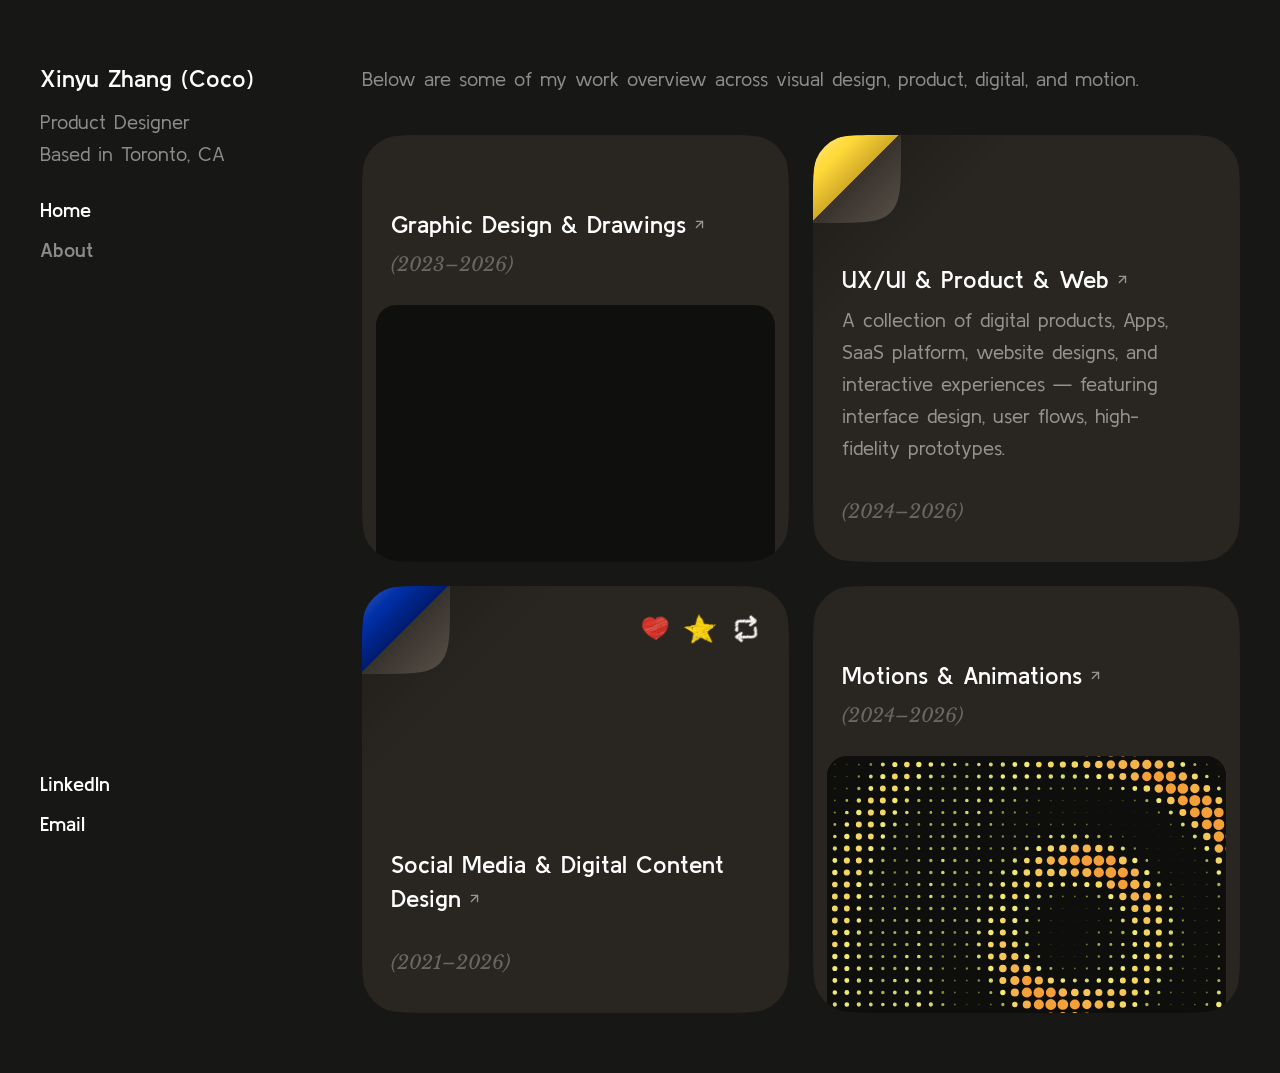
<file: index.html>
<!doctype html>
<html lang="en">
<head>
  <meta charset="utf-8">
  <meta name="viewport" content="width=device-width, initial-scale=1, viewport-fit=cover">
  <title>Xinyu Zhang (Coco), Product Designer</title>
  <meta name="description" content="Xinyu Zhang (Coco) — Product Designer based in Toronto, CA. Motion, product, UX/UI, website and social media design.">
  <meta name="theme-color" content="#171716">
  <link rel="icon" href="data:image/svg+xml,%3Csvg xmlns='http://www.w3.org/2000/svg' viewBox='0 0 64 64'%3E%3Crect width='64' height='64' rx='18' fill='%23171716'/%3E%3Ccircle cx='32' cy='32' r='13' fill='%23EEF27A'/%3E%3C/svg%3E">

  <!-- Fonts: Kulim Park (in /fonts) for all text; Libre Baskerville Italic for the years -->
  <link rel="preconnect" href="https://fonts.googleapis.com">
  <link rel="preconnect" href="https://fonts.gstatic.com" crossorigin>
  <!-- non-blocking: the page renders straight away, fonts swap in when they arrive -->
  <link rel="preload" as="style" href="https://fonts.googleapis.com/css2?family=Libre+Baskerville:ital@1&display=swap" onload="this.onload=null;this.rel='stylesheet'">
  <noscript><link rel="stylesheet" href="https://fonts.googleapis.com/css2?family=Libre+Baskerville:ital@1&display=swap"></noscript>

  <link rel="preload" href="fonts/KulimPark-Regular.ttf" as="font" type="font/ttf" crossorigin>
  <link rel="preload" href="fonts/KulimPark-SemiBold.ttf" as="font" type="font/ttf" crossorigin>
  <link rel="stylesheet" href="css/style.css">
</head>
<body>
  <div class="page">

    <!-- ============ Sidebar / header ============ -->
    <header class="sidebar reveal">
      <div class="intro">
        <div class="intro__id">
          <h1 class="name">Xinyu Zhang (Coco)</h1>
          <p class="role">Product Designer<br>Based in Toronto, CA</p>
        </div>
        <nav class="nav nav--sub" aria-label="Primary">
          <a class="nav__link" href="index.html" aria-current="page">Home</a>
          <a class="nav__link" href="about.html">About</a>
        </nav>
      </div>

      <nav class="sidebar__links" aria-label="Elsewhere">
        <a class="nav__link" href="https://www.linkedin.com/in/xinyuzhangcoco" target="_blank" rel="noopener">LinkedIn</a>
        <a class="nav__link" href="mailto:coco619zxy@gmail.com">Email</a>
      </nav>
    </header>

    <!-- ============ Work ============ -->
    <main class="work" id="work">
      <p class="work__intro reveal">Below are some of my work overview across visual design, product, digital, and motion.</p>

      <div class="grid">

      <!-- 1 · Graphic Design & Drawings — reel made with tools/graphic-reel.swift; opens its own page -->
      <a class="card card--media reveal" id="graphic" href="graphic-design.html"
         data-title="Graphic Design &amp; Drawings" data-year="(2023–2026)"
         data-video="assets/videos/graphic-preview.mp4" data-poster="assets/videos/graphic-poster.jpg"
         aria-label="Graphic Design and Drawings, 2023 to 2026. Open the projects">
        <div class="card__head">
          <h2 class="card__title">Graphic Design &amp; <span class="nowrap">Drawings<svg class="arrow" viewBox="0 0 24 24" aria-hidden="true"><path d="M7 17 17 7M7 7h10v10"/></svg></span></h2>
          <p class="card__year">(2023–2026)</p>
        </div>
        <div class="card__media"></div>
      </a>

      <!-- 2 · UX/UI & Product & Web — text card with a peeled-back corner (bright yellow underneath);
           opens the UX/UI & Web page -->
      <a class="card card--text card--fold reveal" id="product" href="ux-ui-web.html"
         aria-label="UX/UI, Product and Web. Open the projects">
        <span class="fold__paper" aria-hidden="true"></span>
        <div class="fold__face">
          <span class="fold__flap" aria-hidden="true"></span>
          <div class="card__body">
            <h2 class="card__title">UX/UI &amp; Product &amp; <span class="nowrap">Web<svg class="arrow" viewBox="0 0 24 24" aria-hidden="true"><path d="M7 17 17 7M7 7h10v10"/></svg></span></h2>
            <p class="card__desc">A collection of digital products, Apps, SaaS platform, website designs, and interactive experiences&nbsp;— featuring interface design, user flows, high-fidelity prototypes.</p>
            <p class="card__year">(2024–2026)</p>
          </div>
        </div>
      </a>

      <!-- 3 · Social Media & Digital Content Design — text card, peeled-back corner (Klein blue underneath);
           crayon reactions top right: hover the heart → hearts pour out, the star → stars, the repost → +1s -->
      <a class="card card--text card--fold card--fold-blue reveal" id="social" href="social.html"
         aria-label="Social Media and Digital Content Design, 2021 to 2026. Open the work">
        <span class="fold__paper" aria-hidden="true"></span>
        <div class="fold__face">
          <span class="fold__flap" aria-hidden="true"></span>
          <span class="burst" aria-hidden="true"></span>
          <span class="react" aria-hidden="true">
            <span class="react__icon" data-burst="heart"><img src="assets/images/icons/heart.png" alt="" width="160" height="160"></span>
            <span class="react__icon" data-burst="star"><img src="assets/images/icons/star.png" alt="" width="160" height="160"></span>
            <span class="react__icon" data-burst="plus"><img src="assets/images/icons/repost.png" alt="" width="160" height="160"></span>
          </span>
          <div class="card__body">
            <h2 class="card__title">Social Media &amp; Digital Content <span class="nowrap">Design<svg class="arrow" viewBox="0 0 24 24" aria-hidden="true"><path d="M7 17 17 7M7 7h10v10"/></svg></span></h2>
            <p class="card__year">(2021–2026)</p>
          </div>
        </div>
      </a>

      <!-- 4 · Motions & Animations (was "Experimental Animations & Motions"; id / placeholder name unchanged) —
           the dot field stays as the card art; opens the Motions & Animations page -->
      <a class="card card--media reveal" id="experimental" href="motion.html"
         data-title="Motions &amp; Animations" data-year="(2024–2026)"
         data-placeholder="experimental"
         aria-label="Motions and Animations, 2024 to 2026. Open the animations">
        <div class="card__head">
          <h2 class="card__title">Motions &amp; <span class="nowrap">Animations<svg class="arrow" viewBox="0 0 24 24" aria-hidden="true"><path d="M7 17 17 7M7 7h10v10"/></svg></span></h2>
          <p class="card__year">(2024–2026)</p>
        </div>
        <div class="card__media"></div>
      </a>

      </div>
    </main>

    <!-- Footer links (tablet / mobile — on desktop they live in the sidebar) -->
    <footer class="footer">
      <a class="nav__link" href="about.html">About</a>
      <a class="nav__link" href="https://www.linkedin.com/in/xinyuzhangcoco" target="_blank" rel="noopener">LinkedIn</a>
      <a class="nav__link" href="mailto:coco619zxy@gmail.com">Email</a>
    </footer>
  </div>

  <!-- ============ Full-screen player ============ -->
  <div class="lightbox" hidden role="dialog" aria-modal="true" aria-label="Full screen player">
    <button class="lightbox__close" type="button" aria-label="Close">
      <svg viewBox="0 0 24 24" aria-hidden="true"><path d="M18 6 6 18M6 6l12 12"/></svg>
    </button>
    <div class="lightbox__inner">
      <div class="lightbox__stage"></div>
      <div class="lightbox__caption">
        <h2 class="lightbox__title"></h2>
        <p class="lightbox__year"></p>
        <button class="lightbox__sound" type="button" aria-pressed="true" hidden>
          <svg class="icon-on" viewBox="0 0 24 24" aria-hidden="true"><path d="M11 5 6 9H2v6h4l5 4V5z"/><path d="M15.5 8.5a5 5 0 0 1 0 7M19 5a10 10 0 0 1 0 14"/></svg>
          <svg class="icon-off" viewBox="0 0 24 24" aria-hidden="true"><path d="M11 5 6 9H2v6h4l5 4V5z"/><path d="m22 9-6 6M16 9l6 6"/></svg>
          <span class="lightbox__sound-label">Sound on</span>
        </button>
      </div>
    </div>
  </div>

  <script src="js/main.js"></script>
</body>
</html>
</file>
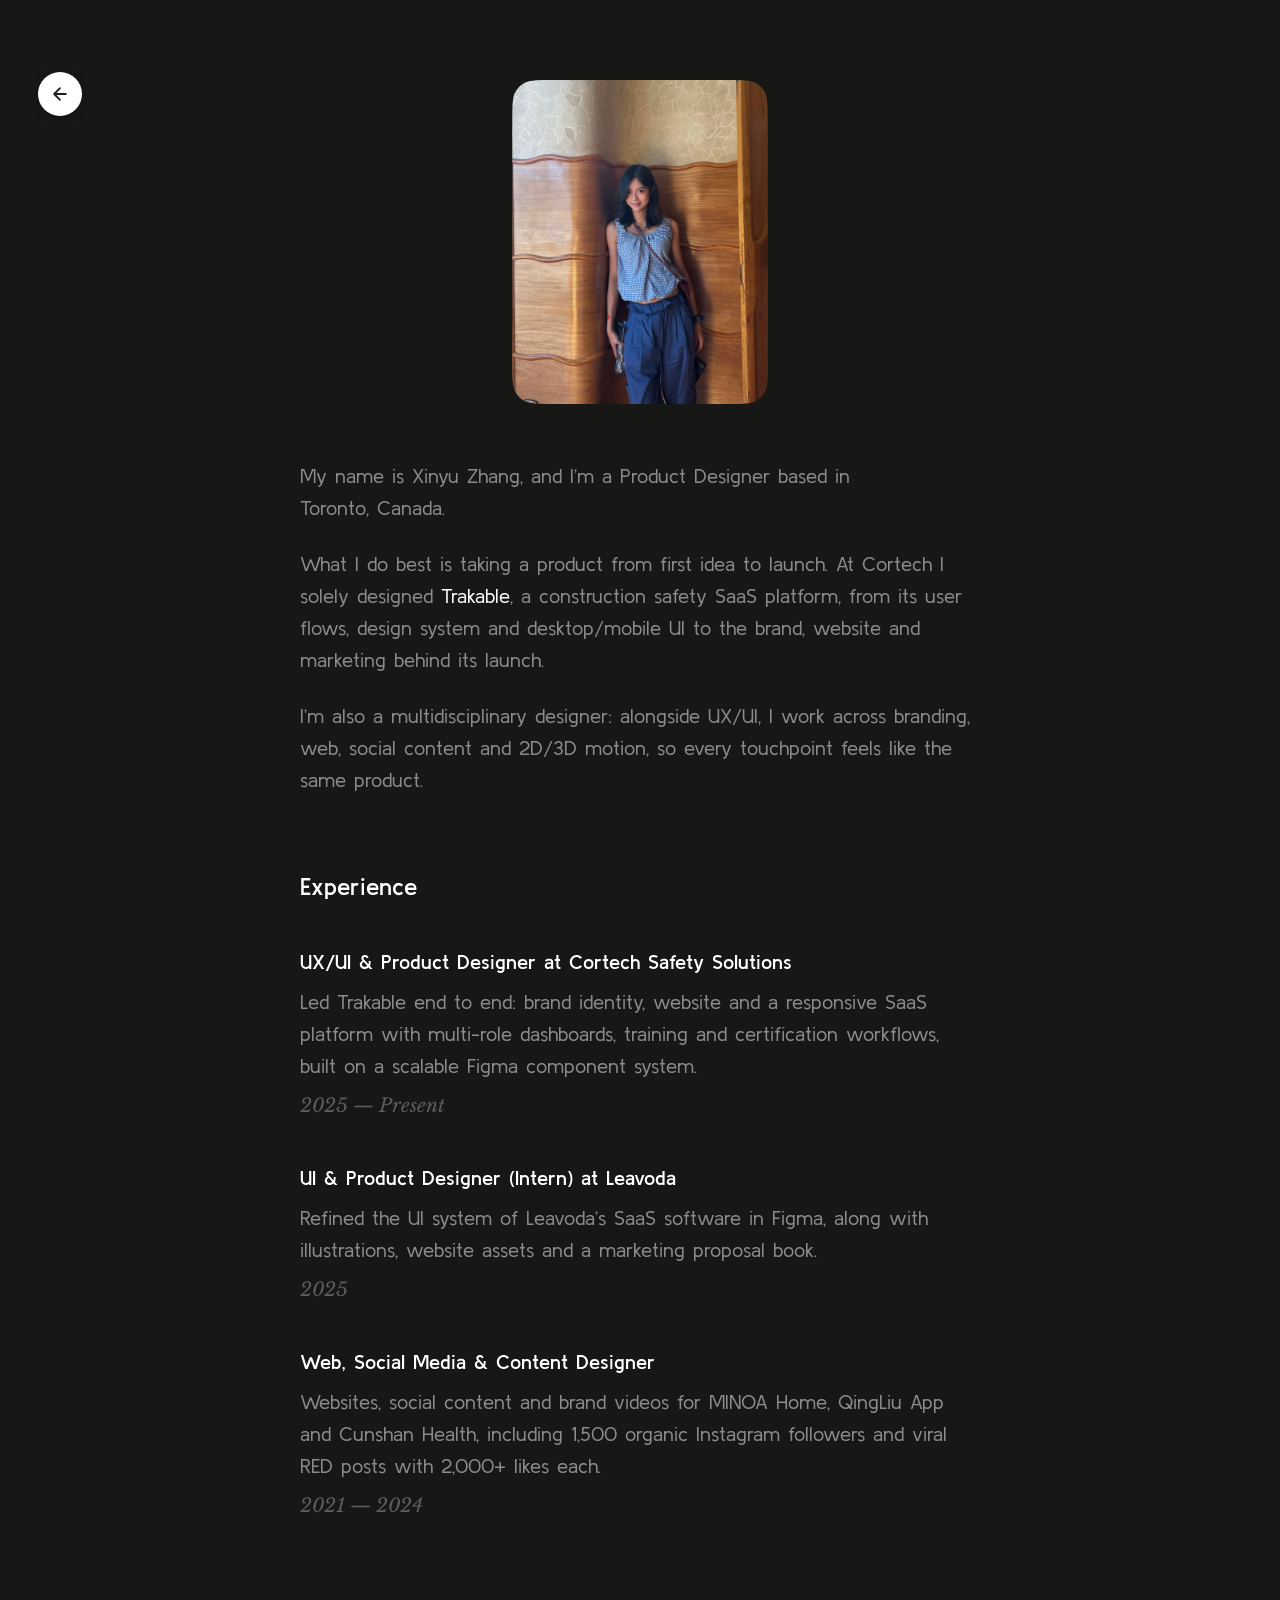
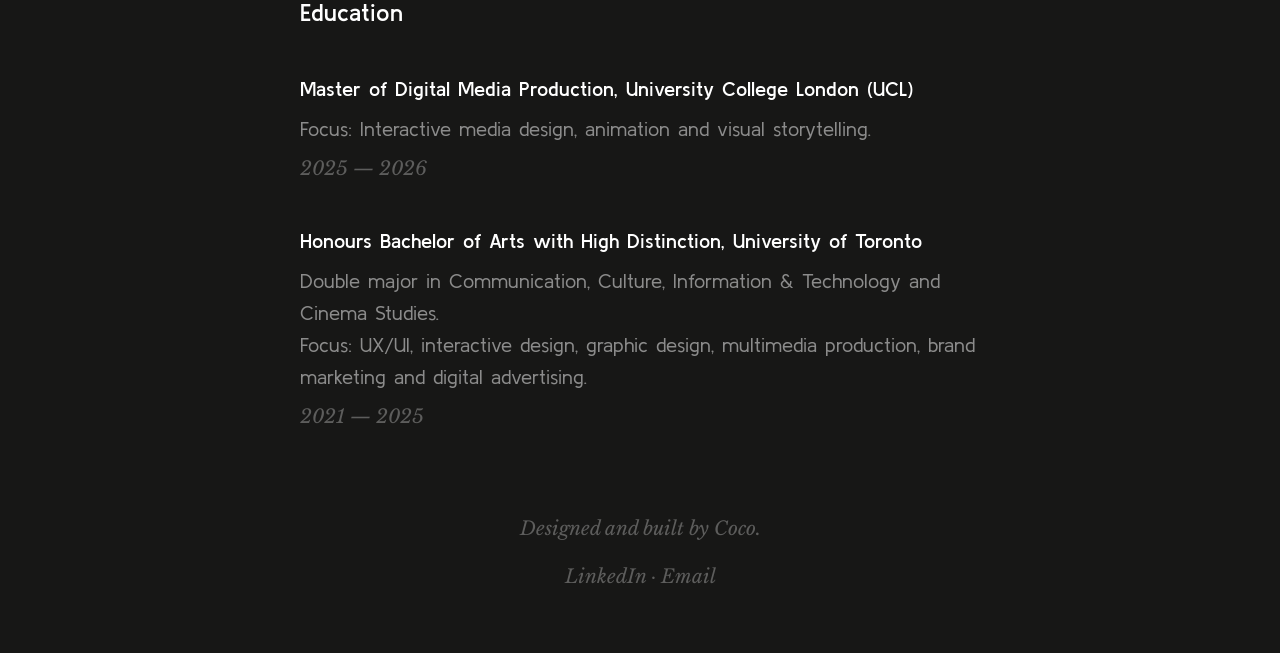
<file: about.html>
<!doctype html>
<html lang="en">
<head>
  <meta charset="utf-8">
  <meta name="viewport" content="width=device-width, initial-scale=1, viewport-fit=cover">
  <title>About — Xinyu Zhang (Coco)</title>
  <meta name="description" content="About Xinyu Zhang (Coco), Product Designer based in Toronto, CA.">
  <meta name="theme-color" content="#171716">
  <link rel="icon" href="data:image/svg+xml,%3Csvg xmlns='http://www.w3.org/2000/svg' viewBox='0 0 64 64'%3E%3Crect width='64' height='64' rx='18' fill='%23171716'/%3E%3Ccircle cx='32' cy='32' r='13' fill='%23EEF27A'/%3E%3C/svg%3E">
  <link rel="preconnect" href="https://fonts.googleapis.com">
  <link rel="preconnect" href="https://fonts.gstatic.com" crossorigin>
  <!-- non-blocking: the page renders straight away, fonts swap in when they arrive -->
  <link rel="preload" as="style" href="https://fonts.googleapis.com/css2?family=Libre+Baskerville:ital@1&display=swap" onload="this.onload=null;this.rel='stylesheet'">
  <noscript><link rel="stylesheet" href="https://fonts.googleapis.com/css2?family=Libre+Baskerville:ital@1&display=swap"></noscript>
  <link rel="preload" href="fonts/KulimPark-Regular.ttf" as="font" type="font/ttf" crossorigin>
  <link rel="preload" href="fonts/KulimPark-SemiBold.ttf" as="font" type="font/ttf" crossorigin>
  <link rel="stylesheet" href="css/style.css">
</head>
<body>
  <a class="back" href="index.html" aria-label="Back to work">
    <svg viewBox="0 0 24 24" aria-hidden="true"><path d="M19 12H5M12 19l-7-7 7-7"/></svg>
  </a>

  <main>
    <article class="article reveal">
      <!-- Photo: assets/images/portrait.jpg (made with tools/webphoto.swift).
           If you swap it, update --ar and width/height to the new pixel size.
           "See Resume" opens the PDF in the browser's own viewer (read it there, or download it) -->
      <div class="portrait-row">
        <figure class="portrait" style="--ar: 640 / 812">
          <div class="portrait__ph" aria-hidden="true">Coco</div>
          <img src="assets/images/portrait.jpg" width="640" height="812"
               alt="Coco smiling, leaning against a curved wooden wall" data-optional>
        </figure>
        <!-- "See Resume" is hidden until there is an updated PDF (Coco, 2026-10-08). To bring it back: delete the two
             comment lines around it and point href at assets/resume/Xinyu-Zhang-Resume.pdf with target="_blank" rel="noopener"
        <a class="cta" href="assets/resume/Xinyu-Zhang-Resume.pdf" target="_blank" rel="noopener">
          See Resume<svg class="arrow" viewBox="0 0 24 24" aria-hidden="true"><path d="M7 17 17 7M7 7h10v10"/></svg>
        </a>
        -->
      </div>

      <!-- Copy written from Coco's resume -->
      <div class="prose">
        <p>My name is Xinyu Zhang, and I’m a Product Designer based in Toronto, Canada.</p>
        <p>What I do best is taking a product from first idea to launch. At Cortech I solely designed <strong>Trakable</strong>, a construction safety SaaS platform, from its user flows, design system and desktop/mobile UI to the brand, website and marketing behind its launch.</p>
        <p>I’m also a multidisciplinary designer: alongside UX/UI, I work across branding, web, social content and 2D/3D motion, so every touchpoint feels like the same product.</p>
      </div>

      <section class="section" aria-labelledby="exp">
        <h2 class="section__title" id="exp">Experience</h2>

        <div class="entry">
          <h3 class="entry__title">UX/UI &amp; Product Designer at Cortech Safety Solutions</h3>
          <p class="entry__desc">Led Trakable end to end: brand identity, website and a responsive SaaS platform with multi-role dashboards, training and certification workflows, built on a scalable Figma component system.</p>
          <p class="entry__year">2025 — Present</p>
        </div>

        <div class="entry">
          <h3 class="entry__title">UI &amp; Product Designer (Intern) at Leavoda</h3>
          <p class="entry__desc">Refined the UI system of Leavoda’s SaaS software in Figma, along with illustrations, website assets and a marketing proposal book.</p>
          <p class="entry__year">2025</p>
        </div>

        <div class="entry">
          <h3 class="entry__title">Web, Social Media &amp; Content Designer</h3>
          <p class="entry__desc">Websites, social content and brand videos for MINOA Home, QingLiu App and Cunshan Health, including 1,500 organic Instagram followers and viral RED posts with 2,000+ likes each.</p>
          <p class="entry__year">2021 — 2024</p>
        </div>
      </section>

      <section class="section" aria-labelledby="edu">
        <h2 class="section__title" id="edu">Education</h2>
        <div class="entry">
          <h3 class="entry__title">Master of Digital Media Production, University College London (UCL)</h3>
          <p class="entry__desc">Focus: Interactive media design, animation and visual storytelling.</p>
          <p class="entry__year">2025 — 2026</p>
        </div>
        <div class="entry">
          <h3 class="entry__title">Honours Bachelor of Arts with High Distinction, University of Toronto</h3>
          <p class="entry__desc">Double major in Communication, Culture, Information &amp; Technology and Cinema Studies.<br>
             Focus: UX/UI, interactive design, graphic design, multimedia production, brand marketing and digital advertising.</p>
          <p class="entry__year">2021 — 2025</p>
        </div>
      </section>
    </article>

    <footer class="colophon">
      <p>Designed and built by Coco.</p>
      <p><a href="https://www.linkedin.com/in/xinyuzhangcoco" target="_blank" rel="noopener">LinkedIn</a> · <a href="mailto:coco619zxy@gmail.com">Email</a></p>
    </footer>
  </main>

  <script src="js/main.js"></script>
</body>
</html>
</file>
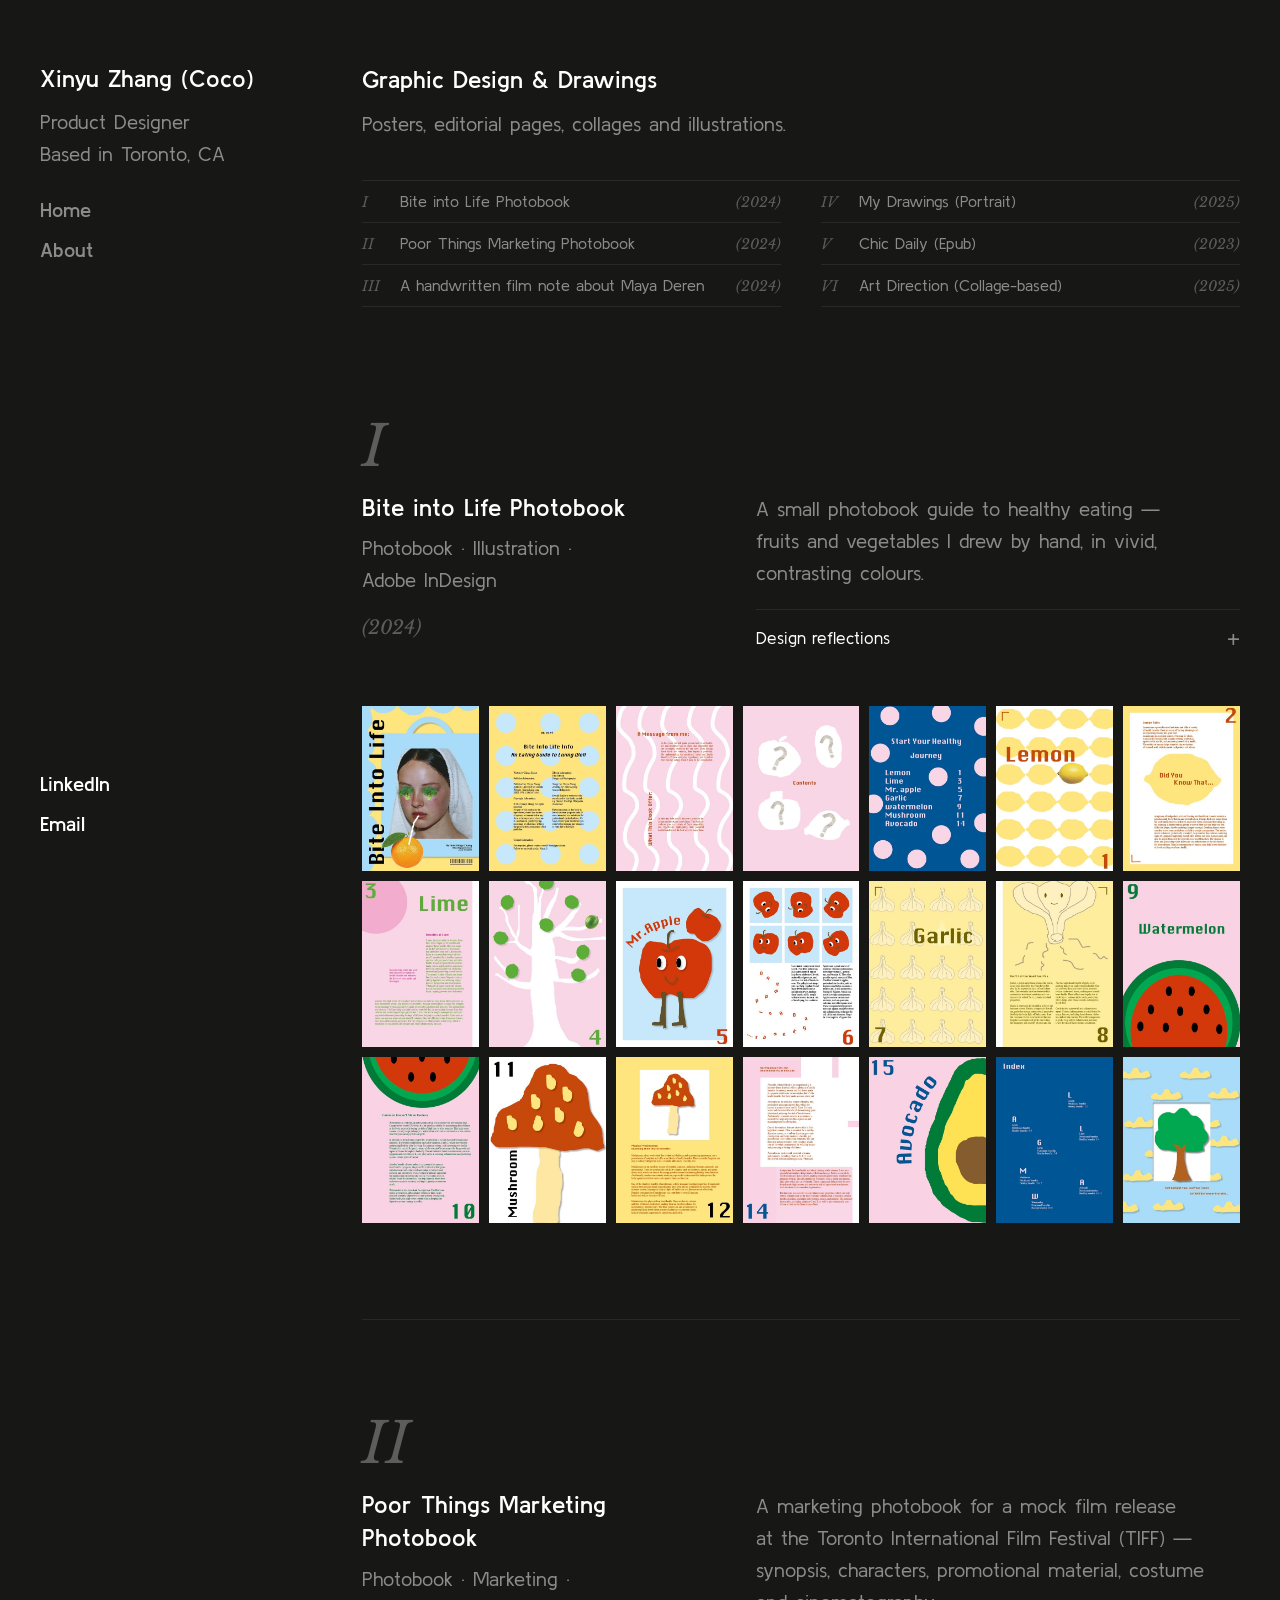
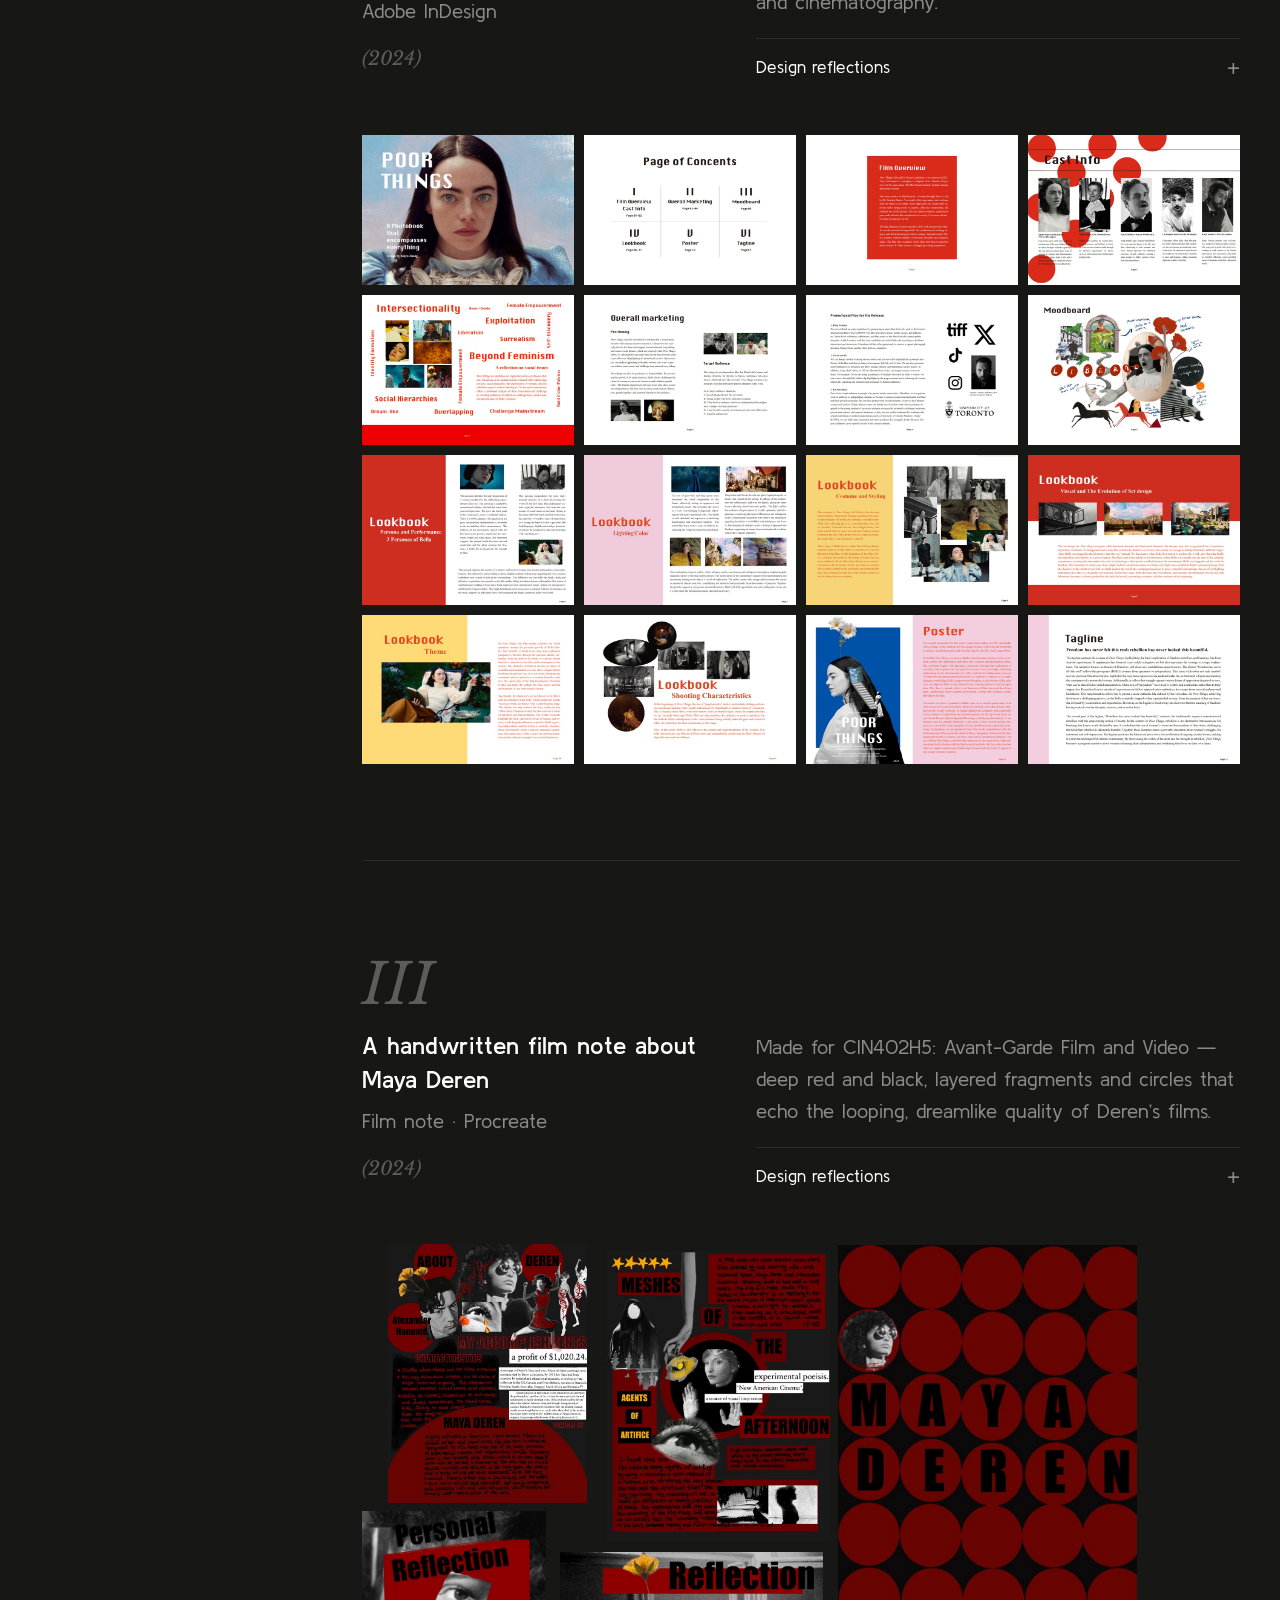
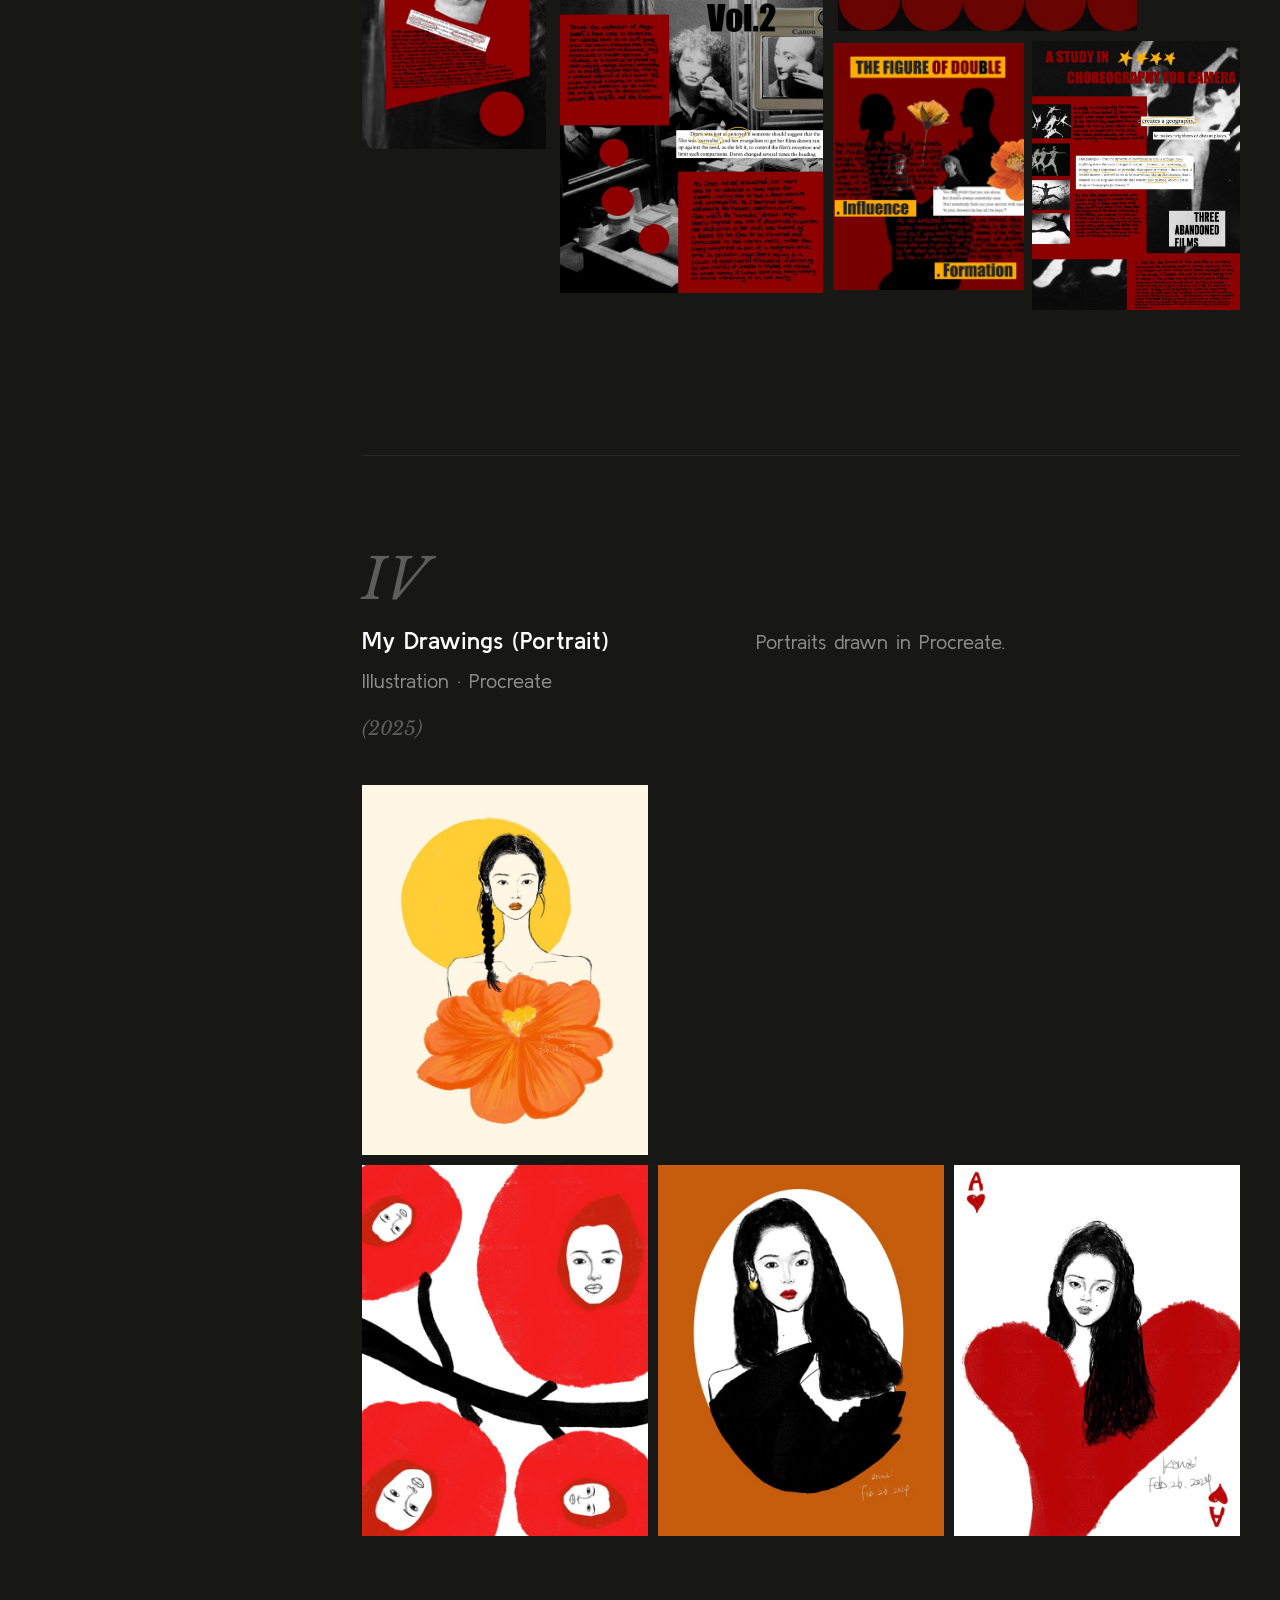
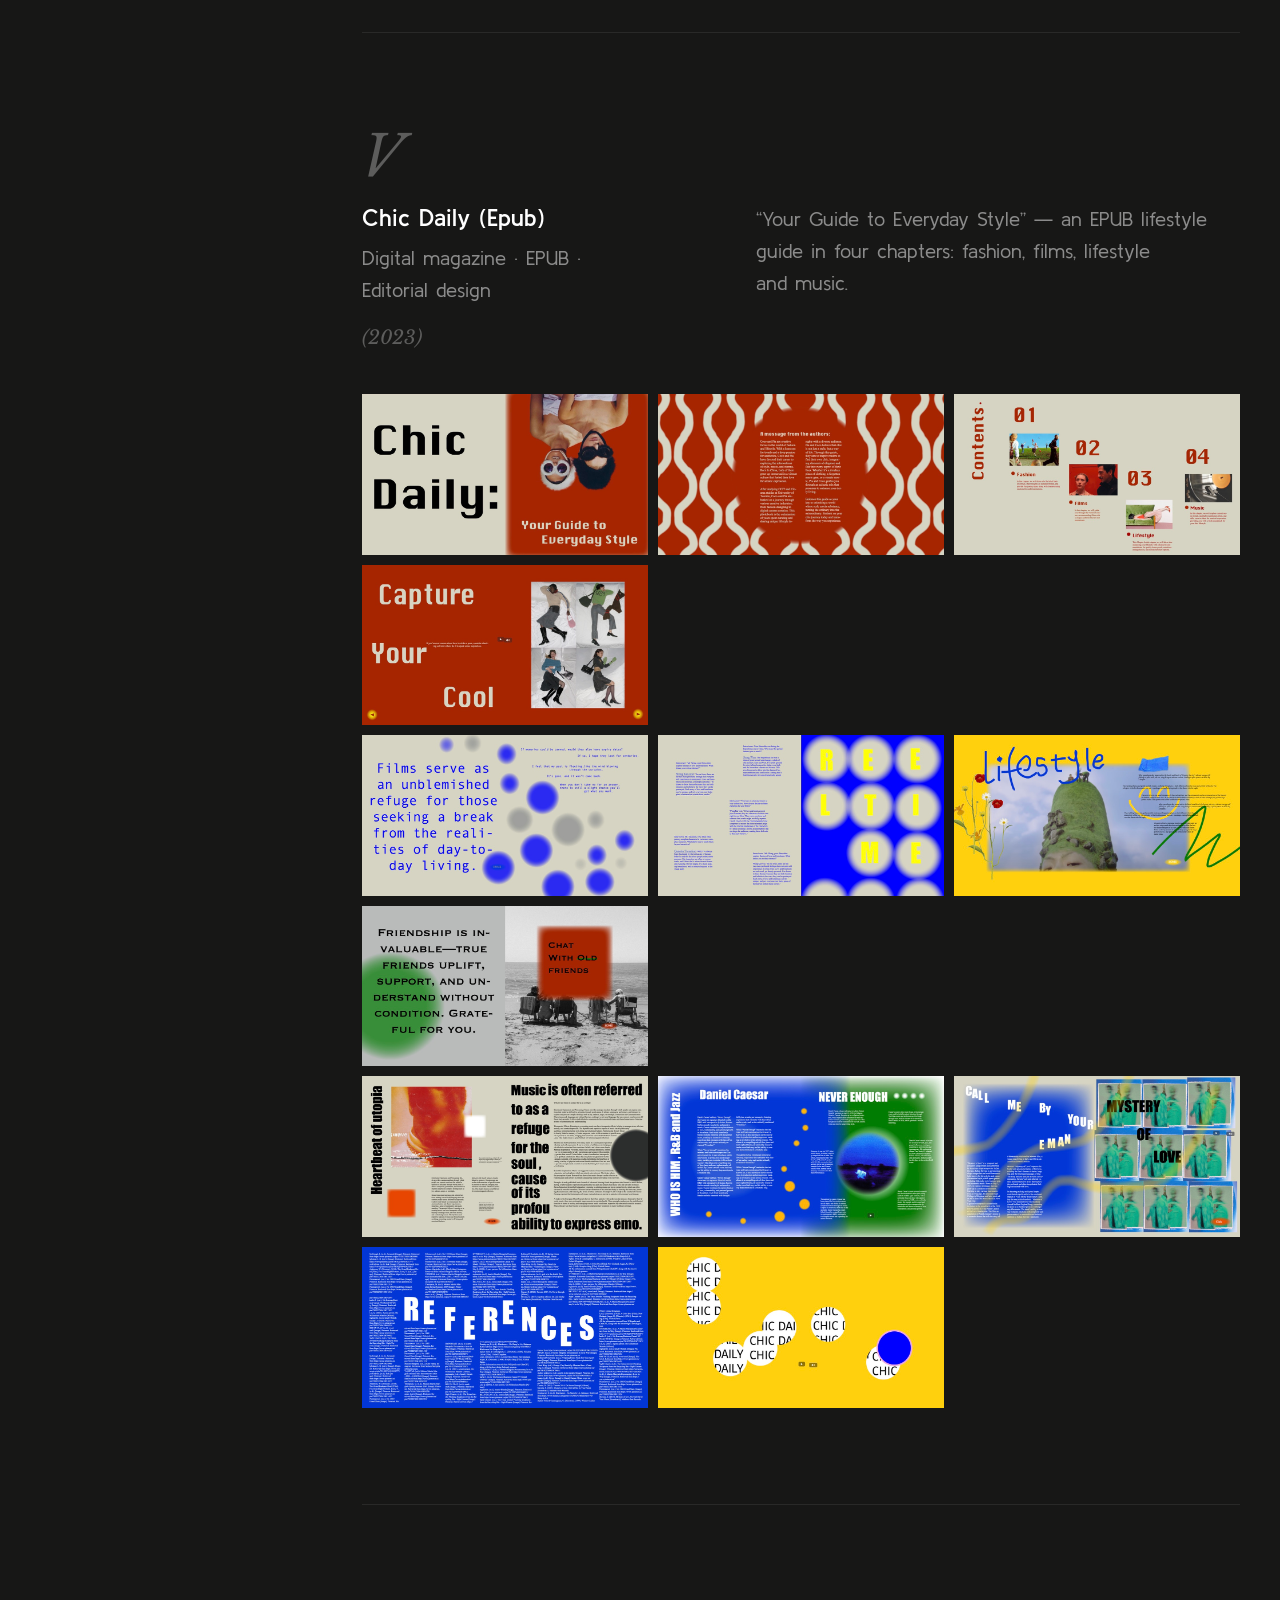
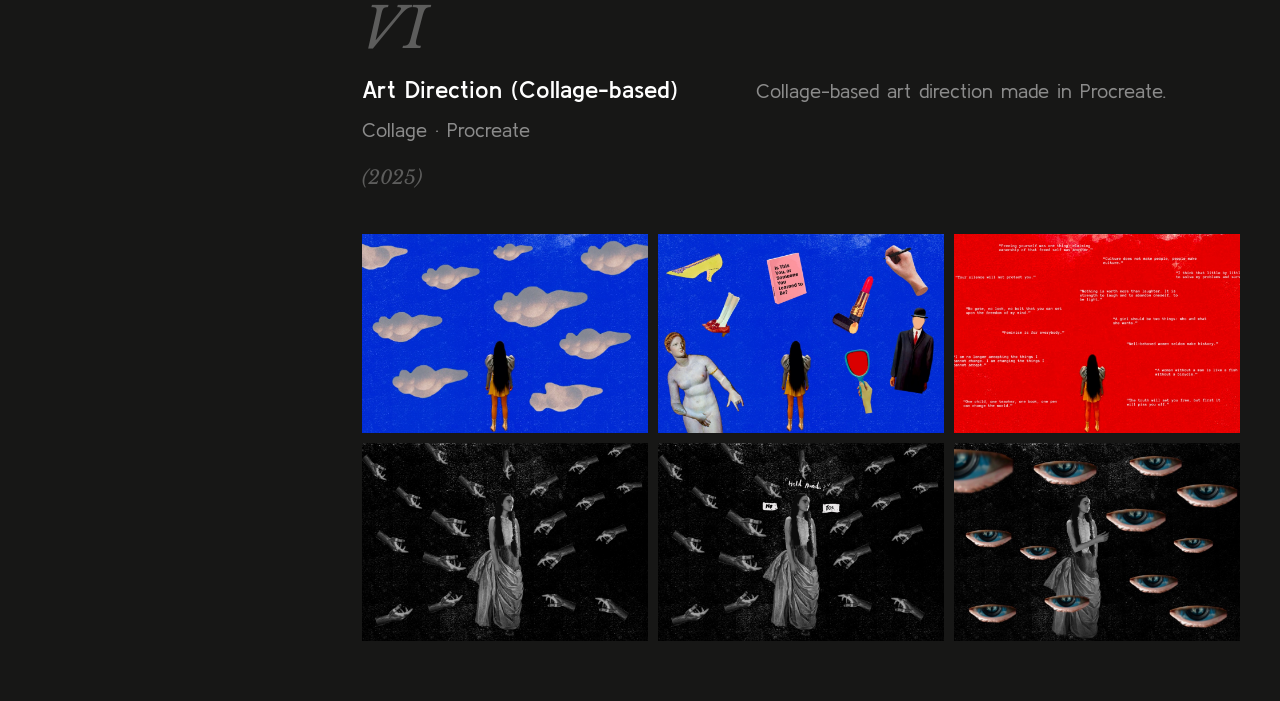
<file: graphic-design.html>
<!doctype html>
<html lang="en">
<head>
  <meta charset="utf-8">
  <meta name="viewport" content="width=device-width, initial-scale=1, viewport-fit=cover">
  <title>Graphic Design &amp; Drawings — Xinyu Zhang (Coco)</title>
  <meta name="description" content="Graphic design and drawings by Xinyu Zhang (Coco), Product Designer based in Toronto, CA.">
  <meta name="theme-color" content="#171716">
  <link rel="icon" href="data:image/svg+xml,%3Csvg xmlns='http://www.w3.org/2000/svg' viewBox='0 0 64 64'%3E%3Crect width='64' height='64' rx='18' fill='%23171716'/%3E%3Ccircle cx='32' cy='32' r='13' fill='%23EEF27A'/%3E%3C/svg%3E">
  <link rel="preconnect" href="https://fonts.googleapis.com">
  <link rel="preconnect" href="https://fonts.gstatic.com" crossorigin>
  <!-- non-blocking: the page renders straight away, fonts swap in when they arrive -->
  <link rel="preload" as="style" href="https://fonts.googleapis.com/css2?family=Libre+Baskerville:ital@1&display=swap" onload="this.onload=null;this.rel='stylesheet'">
  <noscript><link rel="stylesheet" href="https://fonts.googleapis.com/css2?family=Libre+Baskerville:ital@1&display=swap"></noscript>
  <link rel="preload" href="fonts/KulimPark-Regular.ttf" as="font" type="font/ttf" crossorigin>
  <link rel="preload" href="fonts/KulimPark-SemiBold.ttf" as="font" type="font/ttf" crossorigin>
  <link rel="stylesheet" href="css/style.css">
</head>
<body>
  <div class="page">

    <header class="sidebar reveal">
      <div class="intro">
        <div class="intro__id">
          <p class="name"><a href="index.html">Xinyu Zhang (Coco)</a></p>
          <p class="role">Product Designer<br>Based in Toronto, CA</p>
        </div>
        <nav class="nav nav--sub" aria-label="Primary">
          <a class="nav__link" href="index.html">Home</a>
          <a class="nav__link" href="about.html">About</a>
        </nav>
      </div>
      <nav class="sidebar__links" aria-label="Elsewhere">
        <a class="nav__link" href="https://www.linkedin.com/in/xinyuzhangcoco" target="_blank" rel="noopener">LinkedIn</a>
        <a class="nav__link" href="mailto:coco619zxy@gmail.com">Email</a>
      </nav>
    </header>

    <!-- ============ Graphic Design & Drawings — contents, then one section per project (each section fades in as one block):
         intro on the left, the works on dark mats (click = full screen, ← → to browse) ============ -->
    <main class="work">
      <div class="wk-head reveal">
        <h1 class="wk-title">Graphic Design &amp; Drawings</h1>
        <p class="work__intro">Posters, editorial pages, collages and illustrations.</p>
      </div>

      <nav class="gd-index reveal" aria-label="Contents">
        <ol>
          <li><a class="gd-index__link" href="#bite-into-life"><span class="gd-index__num">I</span><span class="gd-index__title">Bite into Life Photobook</span><span class="gd-index__year">(2024)</span></a></li>
          <li><a class="gd-index__link" href="#poor-things"><span class="gd-index__num">II</span><span class="gd-index__title">Poor Things Marketing Photobook</span><span class="gd-index__year">(2024)</span></a></li>
          <li><a class="gd-index__link" href="#maya-deren"><span class="gd-index__num">III</span><span class="gd-index__title">A handwritten film note about Maya Deren</span><span class="gd-index__year">(2024)</span></a></li>
          <li><a class="gd-index__link" href="#drawings"><span class="gd-index__num">IV</span><span class="gd-index__title">My Drawings (Portrait)</span><span class="gd-index__year">(2025)</span></a></li>
          <li><a class="gd-index__link" href="#chic-daily"><span class="gd-index__num">V</span><span class="gd-index__title">Chic Daily (Epub)</span><span class="gd-index__year">(2023)</span></a></li>
          <li><a class="gd-index__link" href="#art-direction"><span class="gd-index__num">VI</span><span class="gd-index__title">Art Direction (Collage-based)</span><span class="gd-index__year">(2025)</span></a></li>
        </ol>
      </nav>

      <div class="gd-sections">

        <!-- ================= I · Bite into Life Photobook ================= -->
        <section class="gd-section reveal reveal--fade" id="bite-into-life" data-title="Bite into Life Photobook" data-year="(2024)" aria-labelledby="bite-into-life-title">
          <header class="gd-head">
            <p class="wk-num">I</p>
            <div class="gd-head__id">
              <h2 class="card__title" id="bite-into-life-title">Bite into Life Photobook</h2>
              <p class="wk-tags">Photobook · Illustration · Adobe InDesign</p>
            <p class="card__year">(2024)</p>
            </div>
            <div class="gd-head__text">
              <p class="wk-summary">A small photobook guide to healthy eating — fruits and vegetables I drew by hand, in vivid, contrasting colours.</p>
            <details class="gd-notes">
              <summary>Design reflections</summary>
              <div class="gd-notes__body">
                <p>My small photobook is a guide to healthy eating, primarily focusing on fruits and vegetables that are beneficial for our health.</p>
                <p>Conventional health books in the current market tend to be conservatively designed and academically oriented, with an emphasis on text over images, which can make reading tedious. Therefore, in designing my photobook, I used many vivid and contrasting colors, and I incorporated numerous images that I personally hand-drew. I believe that the combination of text and images will make the reading experience more engaging and interesting.</p>
                <p>In the process of designing the layout, I initially planned to use existing images of fruits and vegetables from Pixel or Pinterest, but I found them aesthetically unpleasing and lacking in consistency, so I started drawing on my own instead. In our fourth-week class, we learned that current design in society trends favor 2D images because they are clear and straightforward, as well as human-friendly, and also reduce the time cost for designers. During the drawing process, I realized this profoundly and found that 2D images also better suit a minimalist style, which is the style I preferred.</p>
                <p>My design inspiration comes from a game I recently played called LocoRoco. The use of color in the game is very colorful, but the outlines of each object are kept simple, so even though bold colors are used, it does not lead to visual fatigue. Therefore, in designing my photobook, I also employed a diverse range of colors and many contrasting combinations, while simplifying the lines of the fruits to avoid cluttered appearances. Additionally, when drawing the fruits, I endowed some of them with lifelike features by adding facial details. I also employed some directive typography, such as the phrase “one apple a day keeps...” below the apple on page six, aiming for a subtle interaction with the reader. Furthermore, in my design, I extensively utilized various shapes, such as waves, circles, and clouds. I believe these shapes not only add a playful element to the pages but also help to enhance the consistency of the style.</p>
                <p>In the typography section, I also followed the hierarchy rule when setting up the text. For example, I intentionally enlarged the main title while reducing the size of the paragraphs. This approach not only ensures an aesthetically pleasing layout but also maintains a clear typographic hierarchy without reversing the importance of elements.</p>
              </div>
            </details>
            </div>
          </header>
          <!-- all 21 pages in Coco's file order (Portfolio Works/Graphic Designs & Drawings/Bite Into Life/1–21.jpg),
               seven to a row, no mats, square corners (columns per row: --cols / --cols-md tablet / --cols-sm phone) -->
          <div class="gd-gallery gd-gallery--plain" style="--cols: 7; --cols-md: 4; --cols-sm: 3">
            <a class="gd-item" href="assets/images/graphic/bil-01.jpg" data-size="591/838" data-radius="0"><img src="assets/images/graphic/bil-01-sm.jpg" alt="Bite into Life — page 1" width="423" height="600" loading="lazy" decoding="async"></a>
            <a class="gd-item" href="assets/images/graphic/bil-02.jpg" data-size="591/838" data-radius="0"><img src="assets/images/graphic/bil-02-sm.jpg" alt="Bite into Life — page 2" width="423" height="600" loading="lazy" decoding="async"></a>
            <a class="gd-item" href="assets/images/graphic/bil-03.jpg" data-size="591/838" data-radius="0"><img src="assets/images/graphic/bil-03-sm.jpg" alt="Bite into Life — page 3" width="423" height="600" loading="lazy" decoding="async"></a>
            <a class="gd-item" href="assets/images/graphic/bil-04.jpg" data-size="591/838" data-radius="0"><img src="assets/images/graphic/bil-04-sm.jpg" alt="Bite into Life — page 4" width="423" height="600" loading="lazy" decoding="async"></a>
            <a class="gd-item" href="assets/images/graphic/bil-05.jpg" data-size="591/838" data-radius="0"><img src="assets/images/graphic/bil-05-sm.jpg" alt="Bite into Life — page 5" width="423" height="600" loading="lazy" decoding="async"></a>
            <a class="gd-item" href="assets/images/graphic/bil-06.jpg" data-size="591/838" data-radius="0"><img src="assets/images/graphic/bil-06-sm.jpg" alt="Bite into Life — page 6" width="423" height="600" loading="lazy" decoding="async"></a>
            <a class="gd-item" href="assets/images/graphic/bil-07.jpg" data-size="591/838" data-radius="0"><img src="assets/images/graphic/bil-07-sm.jpg" alt="Bite into Life — page 7" width="423" height="600" loading="lazy" decoding="async"></a>
            <a class="gd-item" href="assets/images/graphic/bil-08.jpg" data-size="591/838" data-radius="0"><img src="assets/images/graphic/bil-08-sm.jpg" alt="Bite into Life — page 8" width="423" height="600" loading="lazy" decoding="async"></a>
            <a class="gd-item" href="assets/images/graphic/bil-09.jpg" data-size="591/838" data-radius="0"><img src="assets/images/graphic/bil-09-sm.jpg" alt="Bite into Life — page 9" width="423" height="600" loading="lazy" decoding="async"></a>
            <a class="gd-item" href="assets/images/graphic/bil-10.jpg" data-size="591/838" data-radius="0"><img src="assets/images/graphic/bil-10-sm.jpg" alt="Bite into Life — page 10" width="423" height="600" loading="lazy" decoding="async"></a>
            <a class="gd-item" href="assets/images/graphic/bil-11.jpg" data-size="591/838" data-radius="0"><img src="assets/images/graphic/bil-11-sm.jpg" alt="Bite into Life — page 11" width="423" height="600" loading="lazy" decoding="async"></a>
            <a class="gd-item" href="assets/images/graphic/bil-12.jpg" data-size="591/838" data-radius="0"><img src="assets/images/graphic/bil-12-sm.jpg" alt="Bite into Life — page 12" width="423" height="600" loading="lazy" decoding="async"></a>
            <a class="gd-item" href="assets/images/graphic/bil-13.jpg" data-size="591/838" data-radius="0"><img src="assets/images/graphic/bil-13-sm.jpg" alt="Bite into Life — page 13" width="423" height="600" loading="lazy" decoding="async"></a>
            <a class="gd-item" href="assets/images/graphic/bil-14.jpg" data-size="591/838" data-radius="0"><img src="assets/images/graphic/bil-14-sm.jpg" alt="Bite into Life — page 14" width="423" height="600" loading="lazy" decoding="async"></a>
            <a class="gd-item" href="assets/images/graphic/bil-15.jpg" data-size="591/838" data-radius="0"><img src="assets/images/graphic/bil-15-sm.jpg" alt="Bite into Life — page 15" width="423" height="600" loading="lazy" decoding="async"></a>
            <a class="gd-item" href="assets/images/graphic/bil-16.jpg" data-size="591/838" data-radius="0"><img src="assets/images/graphic/bil-16-sm.jpg" alt="Bite into Life — page 16" width="423" height="600" loading="lazy" decoding="async"></a>
            <a class="gd-item" href="assets/images/graphic/bil-17.jpg" data-size="591/838" data-radius="0"><img src="assets/images/graphic/bil-17-sm.jpg" alt="Bite into Life — page 17" width="423" height="600" loading="lazy" decoding="async"></a>
            <a class="gd-item" href="assets/images/graphic/bil-18.jpg" data-size="591/838" data-radius="0"><img src="assets/images/graphic/bil-18-sm.jpg" alt="Bite into Life — page 18" width="423" height="600" loading="lazy" decoding="async"></a>
            <a class="gd-item" href="assets/images/graphic/bil-19.jpg" data-size="591/838" data-radius="0"><img src="assets/images/graphic/bil-19-sm.jpg" alt="Bite into Life — page 19" width="423" height="600" loading="lazy" decoding="async"></a>
            <a class="gd-item" href="assets/images/graphic/bil-20.jpg" data-size="591/838" data-radius="0"><img src="assets/images/graphic/bil-20-sm.jpg" alt="Bite into Life — page 20" width="423" height="600" loading="lazy" decoding="async"></a>
            <a class="gd-item" href="assets/images/graphic/bil-21.jpg" data-size="591/838" data-radius="0"><img src="assets/images/graphic/bil-21-sm.jpg" alt="Bite into Life — page 21" width="423" height="600" loading="lazy" decoding="async"></a>
          </div>
        </section>

        <!-- ================= II · Poor Things Marketing Photobook ================= -->
        <section class="gd-section reveal reveal--fade" id="poor-things" data-title="Poor Things Marketing Photobook" data-year="(2024)" aria-labelledby="poor-things-title">
          <header class="gd-head">
            <p class="wk-num">II</p>
            <div class="gd-head__id">
              <h2 class="card__title" id="poor-things-title">Poor Things Marketing Photobook</h2>
              <p class="wk-tags">Photobook · Marketing · Adobe InDesign</p>
            <p class="card__year">(2024)</p>
            </div>
            <div class="gd-head__text">
              <p class="wk-summary">A marketing photobook for a mock film release at the Toronto International Film Festival (TIFF) — synopsis, characters, promotional material, costume and cinematography.</p>
            <details class="gd-notes">
              <summary>Design reflections</summary>
              <div class="gd-notes__body">
                <p>This photobook is a marketing campaign I created for a mock film release at the Toronto International Film Festival (TIFF). It’s more than just a promotional booklet—it’s a way to translate the essence of a film into something tangible. Inside, I included key elements such as the film’s synopsis, character introductions, promotional materials, and an analysis of costume choices and cinematography techniques, all carefully curated to reflect the film’s tone.</p>
                <p>What excited me most about this project was the opportunity to bring the film’s identity to life visually. I paid close attention to bold color palettes, typography, and layout choices to ensure that every detail aligned with the film’s mood and aesthetic. This project challenged me to think beyond design and really consider how a film’s visual language can be extended into its marketing materials.</p>
              </div>
            </details>
            </div>
          </header>
          <!-- all 16 landscape pages in Coco's file order (Portfolio Works/Graphic Designs & Drawings/Poor Things/1–16),
               four to a row, in their own landscape shape, no mats, square corners -->
          <div class="gd-gallery gd-gallery--plain" style="--cols: 4; --cols-md: 2; --cols-sm: 2">
            <a class="gd-item" href="assets/images/graphic/pt-01.jpg" data-size="842/595" data-radius="0"><img src="assets/images/graphic/pt-01-sm.jpg" alt="Poor Things photobook — page 1" width="700" height="495" loading="lazy" decoding="async"></a>
            <a class="gd-item" href="assets/images/graphic/pt-02.jpg" data-size="2310/1634" data-radius="0"><img src="assets/images/graphic/pt-02-sm.jpg" alt="Poor Things photobook — page 2" width="700" height="495" loading="lazy" decoding="async"></a>
            <a class="gd-item" href="assets/images/graphic/pt-03.jpg" data-size="2310/1634" data-radius="0"><img src="assets/images/graphic/pt-03-sm.jpg" alt="Poor Things photobook — page 3" width="700" height="495" loading="lazy" decoding="async"></a>
            <a class="gd-item" href="assets/images/graphic/pt-04.jpg" data-size="2310/1634" data-radius="0"><img src="assets/images/graphic/pt-04-sm.jpg" alt="Poor Things photobook — page 4" width="700" height="495" loading="lazy" decoding="async"></a>
            <a class="gd-item" href="assets/images/graphic/pt-05.jpg" data-size="2310/1634" data-radius="0"><img src="assets/images/graphic/pt-05-sm.jpg" alt="Poor Things photobook — page 5" width="700" height="495" loading="lazy" decoding="async"></a>
            <a class="gd-item" href="assets/images/graphic/pt-06.jpg" data-size="2310/1634" data-radius="0"><img src="assets/images/graphic/pt-06-sm.jpg" alt="Poor Things photobook — page 6" width="700" height="495" loading="lazy" decoding="async"></a>
            <a class="gd-item" href="assets/images/graphic/pt-07.jpg" data-size="2310/1634" data-radius="0"><img src="assets/images/graphic/pt-07-sm.jpg" alt="Poor Things photobook — page 7" width="700" height="495" loading="lazy" decoding="async"></a>
            <a class="gd-item" href="assets/images/graphic/pt-08.jpg" data-size="2310/1634" data-radius="0"><img src="assets/images/graphic/pt-08-sm.jpg" alt="Poor Things photobook — page 8" width="700" height="495" loading="lazy" decoding="async"></a>
            <a class="gd-item" href="assets/images/graphic/pt-09.jpg" data-size="2310/1634" data-radius="0"><img src="assets/images/graphic/pt-09-sm.jpg" alt="Poor Things photobook — page 9" width="700" height="495" loading="lazy" decoding="async"></a>
            <a class="gd-item" href="assets/images/graphic/pt-10.jpg" data-size="2310/1634" data-radius="0"><img src="assets/images/graphic/pt-10-sm.jpg" alt="Poor Things photobook — page 10" width="700" height="495" loading="lazy" decoding="async"></a>
            <a class="gd-item" href="assets/images/graphic/pt-11.jpg" data-size="2310/1634" data-radius="0"><img src="assets/images/graphic/pt-11-sm.jpg" alt="Poor Things photobook — page 11" width="700" height="495" loading="lazy" decoding="async"></a>
            <a class="gd-item" href="assets/images/graphic/pt-12.jpg" data-size="2310/1634" data-radius="0"><img src="assets/images/graphic/pt-12-sm.jpg" alt="Poor Things photobook — page 12" width="700" height="495" loading="lazy" decoding="async"></a>
            <a class="gd-item" href="assets/images/graphic/pt-13.jpg" data-size="2310/1634" data-radius="0"><img src="assets/images/graphic/pt-13-sm.jpg" alt="Poor Things photobook — page 13" width="700" height="495" loading="lazy" decoding="async"></a>
            <a class="gd-item" href="assets/images/graphic/pt-14.jpg" data-size="2310/1634" data-radius="0"><img src="assets/images/graphic/pt-14-sm.jpg" alt="Poor Things photobook — page 14" width="700" height="495" loading="lazy" decoding="async"></a>
            <a class="gd-item" href="assets/images/graphic/pt-15.jpg" data-size="2310/1634" data-radius="0"><img src="assets/images/graphic/pt-15-sm.jpg" alt="Poor Things photobook — page 15" width="700" height="495" loading="lazy" decoding="async"></a>
            <a class="gd-item" href="assets/images/graphic/pt-16.jpg" data-size="2310/1634" data-radius="0"><img src="assets/images/graphic/pt-16-sm.jpg" alt="Poor Things photobook — page 16" width="700" height="495" loading="lazy" decoding="async"></a>
          </div>
        </section>

        <!-- ================= III · A handwritten film note about Maya Deren ================= -->
        <section class="gd-section reveal reveal--fade" id="maya-deren" data-title="A handwritten film note about Maya Deren" data-year="(2024)" aria-labelledby="maya-deren-title">
          <header class="gd-head">
            <p class="wk-num">III</p>
            <div class="gd-head__id">
              <h2 class="card__title" id="maya-deren-title">A handwritten film note about Maya Deren</h2>
              <p class="wk-tags">Film note · Procreate</p>
            <p class="card__year">(2024)</p>
            </div>
            <div class="gd-head__text">
              <p class="wk-summary">Made for CIN402H5: Avant-Garde Film and Video — deep red and black, layered fragments and circles that echo the looping, dreamlike quality of Deren’s films.</p>
            <details class="gd-notes">
              <summary>Design reflections</summary>
              <div class="gd-notes__body">
                <p>This handwritten film note is part of an assignment from CIN402H5: Avant-Garde Film and Video, a course I took during my undergraduate studies. The task was to analyze the experimental filmmaker Maya Deren, exploring what shaped her cinematic style, how her early life experiences—such as her recurring &quot;figure of double&quot; motif—manifested in her films, and how works like Meshes of the Afternoon and At Land broke conventional narrative structures.</p>
                <p>For the visual design, I wanted to create something that felt as experimental and enigmatic as Deren’s films themselves. I chose deep red and black as the dominant color palette because they evoke mystery, psychological depth, and a slightly surreal, eerie atmosphere, much like Deren’s work. Her films often blur the boundaries between dream and reality, and I aimed to reflect that through my layout, which plays with visual layering, fragmented imagery, and nonlinear composition.</p>
                <p>A key design choice was the use of circles and geometric shapes throughout the piece. In avant-garde cinema, geometry often plays a significant role in visual rhythm and abstraction. Len Lye’s A Colour Box, for instance, utilized bold geometric patterns as an expressive tool, and I incorporated similar elements to echo that experimental spirit. The use of repeated circular patterns and cut-out compositions also symbolizes the looping, dreamlike quality of Deren’s editing style.</p>
                <p>Ultimately, this project was not just an analysis of Maya Deren’s work but also an attempt to visually interpret her cinematic language, drawing inspiration from the avant-garde ethos she helped shape.</p>
              </div>
            </details>
            </div>
          </header>
          <!-- the 8 pages (Portfolio Works/Graphic Designs & Drawings/Maya Deren/WechatIMG1369–1376, in file order) laid out
               like Coco's old Maya Deren page: a loose collage, each page placed by --x / --y / --w (% of the box) -->
          <div class="gd-gallery gd-collage" style="--ar: 1936 / 1575">
            <a class="gd-item" href="assets/images/graphic/maya-01.jpg" data-size="1496/1937" data-radius="0" style="--x: 54.24%; --y: 0.06%; --w: 33.99%"><img src="assets/images/graphic/maya-01-sm.jpg" alt="Maya Deren film note — MAYA DEREN — title page" width="772" height="1000" loading="lazy" decoding="async"></a>
            <a class="gd-item" href="assets/images/graphic/maya-02.jpg" data-size="1496/1937" data-radius="0" style="--x: 2.94%; --y: 0.00%; --w: 22.73%"><img src="assets/images/graphic/maya-02-sm.jpg" alt="Maya Deren film note — About Deren" width="772" height="1000" loading="lazy" decoding="async"></a>
            <a class="gd-item" href="assets/images/graphic/maya-03.jpg" data-size="1496/1937" data-radius="0" style="--x: 27.89%; --y: 0.95%; --w: 25.46%"><img src="assets/images/graphic/maya-03-sm.jpg" alt="Maya Deren film note — Meshes of the Afternoon" width="772" height="1000" loading="lazy" decoding="async"></a>
            <a class="gd-item" href="assets/images/graphic/maya-04.jpg" data-size="1496/1937" data-radius="0" style="--x: 53.67%; --y: 55.74%; --w: 21.75%"><img src="assets/images/graphic/maya-04-sm.jpg" alt="Maya Deren film note — The Figure of Double" width="772" height="1000" loading="lazy" decoding="async"></a>
            <a class="gd-item" href="assets/images/graphic/maya-05.jpg" data-size="1496/1937" data-radius="0" style="--x: 2.27%; --y: 71.48%; --w: 17.92%"><img src="assets/images/graphic/maya-05-sm.jpg" alt="Maya Deren film note — The ‘Real’ Unreality — At Land" width="772" height="1000" loading="lazy" decoding="async"></a>
            <a class="gd-item" href="assets/images/graphic/maya-06.jpg" data-size="1496/1937" data-radius="0" style="--x: 76.34%; --y: 55.48%; --w: 23.66%"><img src="assets/images/graphic/maya-06-sm.jpg" alt="Maya Deren film note — A Study in Choreography for Camera" width="772" height="1000" loading="lazy" decoding="async"></a>
            <a class="gd-item" href="assets/images/graphic/maya-07.jpg" data-size="1496/1937" data-radius="0" style="--x: 0.00%; --y: 37.33%; --w: 20.92%"><img src="assets/images/graphic/maya-07-sm.jpg" alt="Maya Deren film note — Personal Reflection" width="772" height="1000" loading="lazy" decoding="async"></a>
            <a class="gd-item" href="assets/images/graphic/maya-08.jpg" data-size="1496/1937" data-radius="0" style="--x: 22.52%; --y: 43.04%; --w: 29.96%"><img src="assets/images/graphic/maya-08-sm.jpg" alt="Maya Deren film note — Reflection Vol.2" width="772" height="1000" loading="lazy" decoding="async"></a>
          </div>
        </section>

        <!-- ================= IV · My Drawings (Portrait) ================= -->
        <section class="gd-section reveal reveal--fade" id="drawings" data-title="My Drawings (Portrait)" data-year="(2025)" aria-labelledby="drawings-title">
          <header class="gd-head">
            <p class="wk-num">IV</p>
            <div class="gd-head__id">
              <h2 class="card__title" id="drawings-title">My Drawings (Portrait)</h2>
              <p class="wk-tags">Illustration · Procreate</p>
            <p class="card__year">(2025)</p>
            </div>
            <div class="gd-head__text">
              <p class="wk-summary">Portraits drawn in Procreate.</p>
            </div>
          </header>
          <!-- no frames, square corners; every tile the same shape (drawing 4 is longer: the grid shows its lower part,
               full screen shows it whole) -->
          <div class="gd-gallery gd-gallery--plain gd-gallery--even" style="--cols: 3; --cols-md: 2; --cols-sm: 2; --tile: 1500 / 1941">
            <a class="gd-item" href="assets/images/graphic/drawing-3.jpg" data-size="1500/1941" data-radius="0"><img src="assets/images/graphic/drawing-3-sm.jpg" alt="Portrait drawing 3" width="695" height="900" loading="lazy" decoding="async"></a>
            <a class="gd-item" href="assets/images/graphic/drawing-1.jpg" data-size="1500/1941" data-radius="0"><img src="assets/images/graphic/drawing-1-sm.jpg" alt="Portrait drawing 1" width="695" height="900" loading="lazy" decoding="async"></a>
            <a class="gd-item" href="assets/images/graphic/drawing-2.jpg" data-size="1500/1941" data-radius="0"><img src="assets/images/graphic/drawing-2-sm.jpg" alt="Portrait drawing 2" width="695" height="900" loading="lazy" decoding="async"></a>
            <a class="gd-item" href="assets/images/graphic/drawing-4.jpg" data-size="1414/2000" data-radius="0" style="--pos: 50% 100%"><img src="assets/images/graphic/drawing-4-sm.jpg" alt="Portrait drawing 4" width="636" height="900" loading="lazy" decoding="async"></a>
            <a class="gd-item" href="assets/images/graphic/drawing-5.jpg" data-size="1500/1941" data-radius="0"><img src="assets/images/graphic/drawing-5-sm.jpg" alt="Portrait drawing 5" width="695" height="900" loading="lazy" decoding="async"></a>
            <a class="gd-item" href="assets/images/graphic/drawing-6.jpg" data-size="1500/1941" data-radius="0"><img src="assets/images/graphic/drawing-6-sm.jpg" alt="Portrait drawing 6" width="695" height="900" loading="lazy" decoding="async"></a>
          </div>
        </section>

        <!-- ================= V · Chic Daily (Epub) ================= -->
        <section class="gd-section reveal reveal--fade" id="chic-daily" data-title="Chic Daily (Epub)" data-year="(2023)" aria-labelledby="chic-daily-title">
          <header class="gd-head">
            <p class="wk-num">V</p>
            <div class="gd-head__id">
              <h2 class="card__title" id="chic-daily-title">Chic Daily (Epub)</h2>
              <p class="wk-tags">Digital magazine · EPUB · Editorial design</p>
            <p class="card__year">(2023)</p>
            </div>
            <div class="gd-head__text">
              <p class="wk-summary">“Your Guide to Everyday Style” — an EPUB lifestyle guide in four chapters: fashion, films, lifestyle and music.</p>
            </div>
          </header>
          <!-- all 17 spreads in Coco's file order (Portfolio Works/Graphic Designs & Drawings/Chic Daily Epub/1–17.png),
               three to a row, no frames, square corners -->
          <div class="gd-gallery gd-gallery--plain gd-gallery--even" style="--cols: 3; --cols-md: 2; --cols-sm: 1; --tile: 2000 / 1123">
            <a class="gd-item" href="assets/images/graphic/chic-01.jpg" data-size="2000/1123" data-radius="0"><img src="assets/images/graphic/chic-01-sm.jpg" alt="Chic Daily — page 1" width="1000" height="561" loading="lazy" decoding="async"></a>
            <a class="gd-item" href="assets/images/graphic/chic-02.jpg" data-size="2000/1123" data-radius="0"><img src="assets/images/graphic/chic-02-sm.jpg" alt="Chic Daily — page 2" width="1000" height="561" loading="lazy" decoding="async"></a>
            <a class="gd-item" href="assets/images/graphic/chic-03.jpg" data-size="2000/1123" data-radius="0"><img src="assets/images/graphic/chic-03-sm.jpg" alt="Chic Daily — page 3" width="1000" height="561" loading="lazy" decoding="async"></a>
            <a class="gd-item" href="assets/images/graphic/chic-04.jpg" data-size="2000/1123" data-radius="0"><img src="assets/images/graphic/chic-04-sm.jpg" alt="Chic Daily — page 4" width="1000" height="561" loading="lazy" decoding="async"></a>
            <a class="gd-item" href="assets/images/graphic/chic-05.jpg" data-size="2000/1123" data-radius="0"><img src="assets/images/graphic/chic-05-sm.jpg" alt="Chic Daily — page 5" width="1000" height="561" loading="lazy" decoding="async"></a>
            <a class="gd-item" href="assets/images/graphic/chic-06.jpg" data-size="2000/1123" data-radius="0"><img src="assets/images/graphic/chic-06-sm.jpg" alt="Chic Daily — page 6" width="1000" height="561" loading="lazy" decoding="async"></a>
            <a class="gd-item" href="assets/images/graphic/chic-07.jpg" data-size="2000/1123" data-radius="0"><img src="assets/images/graphic/chic-07-sm.jpg" alt="Chic Daily — page 7" width="1000" height="561" loading="lazy" decoding="async"></a>
            <a class="gd-item" href="assets/images/graphic/chic-08.jpg" data-size="2000/1123" data-radius="0"><img src="assets/images/graphic/chic-08-sm.jpg" alt="Chic Daily — page 8" width="1000" height="561" loading="lazy" decoding="async"></a>
            <a class="gd-item" href="assets/images/graphic/chic-09.jpg" data-size="2000/1123" data-radius="0"><img src="assets/images/graphic/chic-09-sm.jpg" alt="Chic Daily — page 9" width="1000" height="561" loading="lazy" decoding="async"></a>
            <a class="gd-item" href="assets/images/graphic/chic-10.jpg" data-size="2000/1123" data-radius="0"><img src="assets/images/graphic/chic-10-sm.jpg" alt="Chic Daily — page 10" width="1000" height="561" loading="lazy" decoding="async"></a>
            <a class="gd-item" href="assets/images/graphic/chic-11.jpg" data-size="2000/1123" data-radius="0"><img src="assets/images/graphic/chic-11-sm.jpg" alt="Chic Daily — page 11" width="1000" height="561" loading="lazy" decoding="async"></a>
            <a class="gd-item" href="assets/images/graphic/chic-12.jpg" data-size="2000/1123" data-radius="0"><img src="assets/images/graphic/chic-12-sm.jpg" alt="Chic Daily — page 12" width="1000" height="561" loading="lazy" decoding="async"></a>
            <a class="gd-item" href="assets/images/graphic/chic-13.jpg" data-size="2000/1123" data-radius="0"><img src="assets/images/graphic/chic-13-sm.jpg" alt="Chic Daily — page 13" width="1000" height="561" loading="lazy" decoding="async"></a>
            <a class="gd-item" href="assets/images/graphic/chic-14.jpg" data-size="2000/1123" data-radius="0"><img src="assets/images/graphic/chic-14-sm.jpg" alt="Chic Daily — page 14" width="1000" height="561" loading="lazy" decoding="async"></a>
            <a class="gd-item" href="assets/images/graphic/chic-15.jpg" data-size="2000/1123" data-radius="0"><img src="assets/images/graphic/chic-15-sm.jpg" alt="Chic Daily — page 15" width="1000" height="561" loading="lazy" decoding="async"></a>
            <a class="gd-item" href="assets/images/graphic/chic-16.jpg" data-size="2000/1123" data-radius="0"><img src="assets/images/graphic/chic-16-sm.jpg" alt="Chic Daily — page 16" width="1000" height="561" loading="lazy" decoding="async"></a>
            <a class="gd-item" href="assets/images/graphic/chic-17.jpg" data-size="2000/1123" data-radius="0"><img src="assets/images/graphic/chic-17-sm.jpg" alt="Chic Daily — page 17" width="1000" height="561" loading="lazy" decoding="async"></a>
          </div>
        </section>

        <!-- ================= VI · Art Direction (Collage-based) ================= -->
        <section class="gd-section reveal reveal--fade" id="art-direction" data-title="Art Direction (Collage-based)" data-year="(2025)" aria-labelledby="art-direction-title">
          <header class="gd-head">
            <p class="wk-num">VI</p>
            <div class="gd-head__id">
              <h2 class="card__title" id="art-direction-title">Art Direction (Collage-based)</h2>
              <p class="wk-tags">Collage · Procreate</p>
            <p class="card__year">(2025)</p>
            </div>
            <div class="gd-head__text">
              <p class="wk-summary">Collage-based art direction made in Procreate.</p>
            </div>
          </header>
          <!-- 6 collages in Coco's order (Portfolio Works/Graphic Designs & Drawings/Art Direction Collage/1–6),
               three to a row, no frames, square corners -->
          <div class="gd-gallery gd-gallery--plain gd-gallery--even" style="--cols: 3; --cols-md: 2; --cols-sm: 1; --tile: 2000 / 1389">
            <a class="gd-item" href="assets/images/graphic/collage-01.jpg" data-size="896/621" data-radius="0"><img src="assets/images/graphic/collage-01-sm.jpg" alt="Collage — girl under clouds" width="896" height="621" loading="lazy" decoding="async"></a>
            <a class="gd-item" href="assets/images/graphic/collage-02.jpg" data-size="2000/1389" data-radius="0"><img src="assets/images/graphic/collage-02-sm.jpg" alt="Collage — “Is This You, or Someone You Learned to Be?”" width="1000" height="694" loading="lazy" decoding="async"></a>
            <a class="gd-item" href="assets/images/graphic/collage-03.jpg" data-size="2000/1389" data-radius="0"><img src="assets/images/graphic/collage-03-sm.jpg" alt="Collage — quotes on red" width="1000" height="694" loading="lazy" decoding="async"></a>
            <a class="gd-item" href="assets/images/graphic/collage-04.jpg" data-size="2000/1389" data-radius="0"><img src="assets/images/graphic/collage-04-sm.jpg" alt="Collage — reaching hands" width="1000" height="694" loading="lazy" decoding="async"></a>
            <a class="gd-item" href="assets/images/graphic/collage-05.jpg" data-size="2000/1389" data-radius="0"><img src="assets/images/graphic/collage-05-sm.jpg" alt="Collage — “Hold hands?”" width="1000" height="694" loading="lazy" decoding="async"></a>
            <a class="gd-item" href="assets/images/graphic/collage-06.jpg" data-size="2000/1389" data-radius="0"><img src="assets/images/graphic/collage-06-sm.jpg" alt="Collage — eyes" width="1000" height="694" loading="lazy" decoding="async"></a>
          </div>
        </section>

      </div>
    </main>

    <footer class="footer">
      <a class="nav__link" href="index.html">Home</a>
      <a class="nav__link" href="about.html">About</a>
      <a class="nav__link" href="https://www.linkedin.com/in/xinyuzhangcoco" target="_blank" rel="noopener">LinkedIn</a>
      <a class="nav__link" href="mailto:coco619zxy@gmail.com">Email</a>
    </footer>
  </div>


  <!-- ============ Full-screen player ============ -->
  <div class="lightbox" hidden role="dialog" aria-modal="true" aria-label="Full screen viewer">
    <button class="lightbox__close" type="button" aria-label="Close">
      <svg viewBox="0 0 24 24" aria-hidden="true"><path d="M18 6 6 18M6 6l12 12"/></svg>
    </button>
    <button class="lightbox__nav lightbox__nav--prev" type="button" aria-label="Previous" hidden>
      <svg viewBox="0 0 24 24" aria-hidden="true"><path d="M15 5l-7 7 7 7"/></svg>
    </button>
    <button class="lightbox__nav lightbox__nav--next" type="button" aria-label="Next" hidden>
      <svg viewBox="0 0 24 24" aria-hidden="true"><path d="M9 5l7 7-7 7"/></svg>
    </button>
    <div class="lightbox__inner">
      <div class="lightbox__stage"></div>
      <div class="lightbox__caption">
        <h2 class="lightbox__title"></h2>
        <p class="lightbox__year"></p>
        <button class="lightbox__sound" type="button" aria-pressed="true" hidden>
          <svg class="icon-on" viewBox="0 0 24 24" aria-hidden="true"><path d="M11 5 6 9H2v6h4l5 4V5z"/><path d="M15.5 8.5a5 5 0 0 1 0 7M19 5a10 10 0 0 1 0 14"/></svg>
          <svg class="icon-off" viewBox="0 0 24 24" aria-hidden="true"><path d="M11 5 6 9H2v6h4l5 4V5z"/><path d="m22 9-6 6M16 9l6 6"/></svg>
          <span class="lightbox__sound-label">Sound on</span>
        </button>
      </div>
    </div>
  </div>

  <script src="js/main.js"></script>
</body>
</html>
</file>
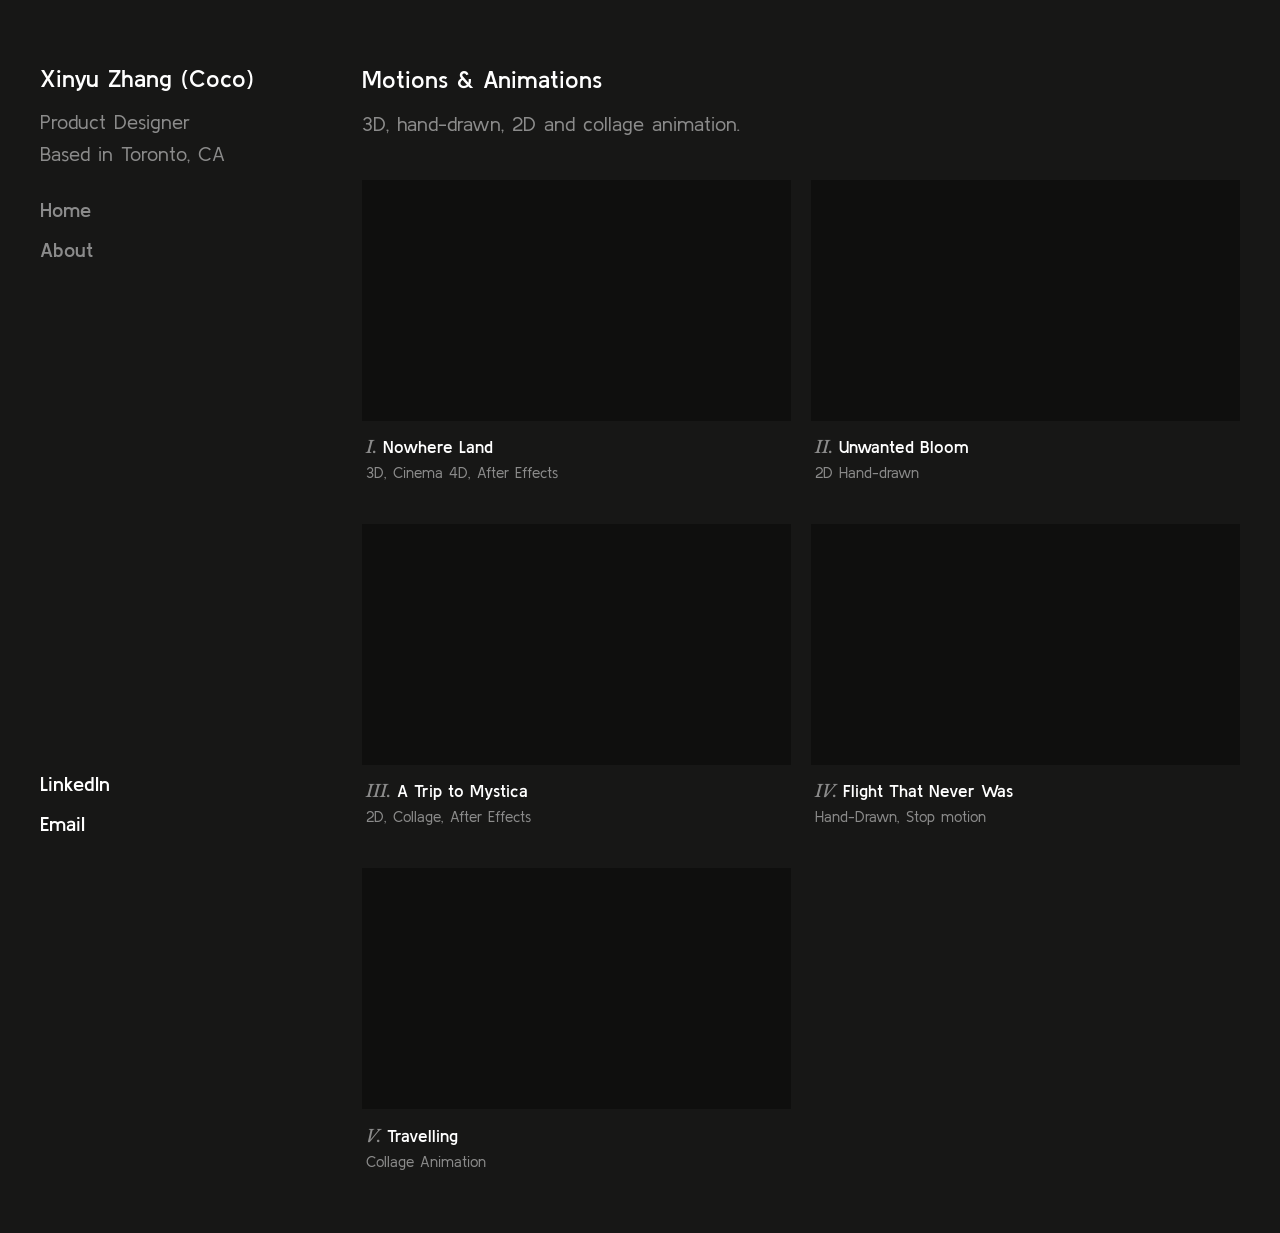
<file: motion.html>
<!doctype html>
<html lang="en">
<head>
  <meta charset="utf-8">
  <meta name="viewport" content="width=device-width, initial-scale=1, viewport-fit=cover">
  <title>Motions &amp; Animations — Xinyu Zhang (Coco)</title>
  <meta name="description" content="Motions and animations — 3D, hand-drawn, 2D and collage — by Xinyu Zhang (Coco), Product Designer based in Toronto, CA.">
  <meta name="theme-color" content="#171716">
  <link rel="icon" href="data:image/svg+xml,%3Csvg xmlns='http://www.w3.org/2000/svg' viewBox='0 0 64 64'%3E%3Crect width='64' height='64' rx='18' fill='%23171716'/%3E%3Ccircle cx='32' cy='32' r='13' fill='%23EEF27A'/%3E%3C/svg%3E">
  <link rel="preconnect" href="https://fonts.googleapis.com">
  <link rel="preconnect" href="https://fonts.gstatic.com" crossorigin>
  <!-- non-blocking: the page renders straight away, fonts swap in when they arrive -->
  <link rel="preload" as="style" href="https://fonts.googleapis.com/css2?family=Libre+Baskerville:ital@1&display=swap" onload="this.onload=null;this.rel='stylesheet'">
  <noscript><link rel="stylesheet" href="https://fonts.googleapis.com/css2?family=Libre+Baskerville:ital@1&display=swap"></noscript>
  <link rel="preload" href="fonts/KulimPark-Regular.ttf" as="font" type="font/ttf" crossorigin>
  <link rel="preload" href="fonts/KulimPark-SemiBold.ttf" as="font" type="font/ttf" crossorigin>
  <link rel="stylesheet" href="css/style.css">
</head>
<body>
  <div class="page">

    <header class="sidebar reveal">
      <div class="intro">
        <div class="intro__id">
          <p class="name"><a href="index.html">Xinyu Zhang (Coco)</a></p>
          <p class="role">Product Designer<br>Based in Toronto, CA</p>
        </div>
        <nav class="nav nav--sub" aria-label="Primary">
          <a class="nav__link" href="index.html">Home</a>
          <a class="nav__link" href="about.html">About</a>
        </nav>
      </div>
      <nav class="sidebar__links" aria-label="Elsewhere">
        <a class="nav__link" href="https://www.linkedin.com/in/xinyuzhangcoco" target="_blank" rel="noopener">LinkedIn</a>
        <a class="nav__link" href="mailto:coco619zxy@gmail.com">Email</a>
      </nav>
    </header>

    <!-- ============ Motions & Animations — the animations two to a row (Coco: bigger than three).
         Each card loops a silent 10-second preview starting at its cover frame (anim-*-preview.mp4, same 1080p quality
         as the film), so it reads as a video; click = the whole film full screen, with sound and the player's own
         controls (data-controls). Covers: stills from each film; II and V are the frames Coco picked.
         data-square keeps the corners square (no squircle). ============ -->
    <main class="work">
      <div class="wk-head reveal">
        <h1 class="wk-title">Motions &amp; Animations</h1>
        <p class="work__intro">3D, hand-drawn, 2D and collage animation.</p>
      </div>

      <div class="so-wall mo-wall reveal reveal--fade">
          <figure class="so-item">
            <a class="card card--media card--bleed so-item__frame mo-frame" href="#nowhere-land" id="nowhere-land" data-square
               data-title="I. Nowhere Land" data-year="3D, Cinema 4D, After Effects"
               data-video="assets/videos/anim-nowhere-land-preview.mp4" data-full="assets/videos/anim-nowhere-land.mp4"
               data-poster="assets/images/motion/nowhere-land.jpg" data-ratio="16 / 9" data-audio data-controls
               aria-label="Nowhere Land, 3D animation in Cinema 4D and After Effects. Play the whole film full screen with sound">
              <div class="card__media"></div>
              <span class="card__hint" aria-hidden="true">
                <svg viewBox="0 0 24 24"><path d="M11 5 6 9H2v6h4l5 4V5z"/><path d="M15.5 8.5a5 5 0 0 1 0 7M19 5a10 10 0 0 1 0 14"/></svg>
                Full screen with sound
              </span>
            </a>
            <figcaption class="so-item__cap"><span class="so-item__title"><span class="mo-num">I.</span> Nowhere Land</span><span class="so-item__meta">3D, Cinema 4D, After Effects</span></figcaption>
          </figure>
          <figure class="so-item">
            <a class="card card--media card--bleed so-item__frame mo-frame" href="#unwanted-bloom" id="unwanted-bloom" data-square
               data-title="II. Unwanted Bloom" data-year="2D Hand-drawn"
               data-video="assets/videos/anim-unwanted-bloom-preview.mp4" data-full="assets/videos/anim-unwanted-bloom.mp4"
               data-poster="assets/images/motion/unwanted-bloom.jpg" data-ratio="16 / 9" data-audio data-controls
               aria-label="Unwanted Bloom, 2D hand-drawn animation. Play the whole film full screen with sound">
              <div class="card__media"></div>
              <span class="card__hint" aria-hidden="true">
                <svg viewBox="0 0 24 24"><path d="M11 5 6 9H2v6h4l5 4V5z"/><path d="M15.5 8.5a5 5 0 0 1 0 7M19 5a10 10 0 0 1 0 14"/></svg>
                Full screen with sound
              </span>
            </a>
            <figcaption class="so-item__cap"><span class="so-item__title"><span class="mo-num">II.</span> Unwanted Bloom</span><span class="so-item__meta">2D Hand-drawn</span></figcaption>
          </figure>
          <figure class="so-item">
            <a class="card card--media card--bleed so-item__frame mo-frame" href="#mystica" id="mystica" data-square
               data-title="III. A Trip to Mystica" data-year="2D, Collage, After Effects"
               data-video="assets/videos/anim-mystica-preview.mp4" data-full="assets/videos/anim-mystica.mp4"
               data-poster="assets/images/motion/mystica.jpg" data-ratio="16 / 9" data-audio data-controls
               aria-label="A Trip to Mystica, 2D collage animation in After Effects. Play the whole film full screen with sound">
              <div class="card__media"></div>
              <span class="card__hint" aria-hidden="true">
                <svg viewBox="0 0 24 24"><path d="M11 5 6 9H2v6h4l5 4V5z"/><path d="M15.5 8.5a5 5 0 0 1 0 7M19 5a10 10 0 0 1 0 14"/></svg>
                Full screen with sound
              </span>
            </a>
            <figcaption class="so-item__cap"><span class="so-item__title"><span class="mo-num">III.</span> A Trip to Mystica</span><span class="so-item__meta">2D, Collage, After Effects</span></figcaption>
          </figure>
          <figure class="so-item">
            <a class="card card--media card--bleed so-item__frame mo-frame" href="#flight" id="flight" data-square
               data-title="IV. Flight That Never Was" data-year="Hand-Drawn, Stop motion"
               data-video="assets/videos/anim-flight-preview.mp4" data-full="assets/videos/anim-flight.mp4"
               data-poster="assets/images/motion/flight.jpg" data-ratio="16 / 9" data-audio data-controls
               aria-label="Flight That Never Was, hand-drawn stop-motion animation. Play the whole film full screen with sound">
              <div class="card__media"></div>
              <span class="card__hint" aria-hidden="true">
                <svg viewBox="0 0 24 24"><path d="M11 5 6 9H2v6h4l5 4V5z"/><path d="M15.5 8.5a5 5 0 0 1 0 7M19 5a10 10 0 0 1 0 14"/></svg>
                Full screen with sound
              </span>
            </a>
            <figcaption class="so-item__cap"><span class="so-item__title"><span class="mo-num">IV.</span> Flight That Never Was</span><span class="so-item__meta">Hand-Drawn, Stop motion</span></figcaption>
          </figure>
          <figure class="so-item">
            <a class="card card--media card--bleed so-item__frame mo-frame" href="#travelling" id="travelling" data-square
               data-title="V. Travelling" data-year="Collage Animation"
               data-video="assets/videos/anim-travelling-preview.mp4" data-full="assets/videos/anim-travelling.mp4"
               data-poster="assets/images/motion/travelling.jpg" data-ratio="16 / 9" data-audio data-controls
               aria-label="Travelling, collage animation. Play the whole film full screen with sound">
              <div class="card__media"></div>
              <span class="card__hint" aria-hidden="true">
                <svg viewBox="0 0 24 24"><path d="M11 5 6 9H2v6h4l5 4V5z"/><path d="M15.5 8.5a5 5 0 0 1 0 7M19 5a10 10 0 0 1 0 14"/></svg>
                Full screen with sound
              </span>
            </a>
            <figcaption class="so-item__cap"><span class="so-item__title"><span class="mo-num">V.</span> Travelling</span><span class="so-item__meta">Collage Animation</span></figcaption>
          </figure>
      </div>
    </main>

    <footer class="footer">
      <a class="nav__link" href="index.html">Home</a>
      <a class="nav__link" href="about.html">About</a>
      <a class="nav__link" href="https://www.linkedin.com/in/xinyuzhangcoco" target="_blank" rel="noopener">LinkedIn</a>
      <a class="nav__link" href="mailto:coco619zxy@gmail.com">Email</a>
    </footer>
  </div>


  <!-- ============ Full-screen player ============ -->
  <div class="lightbox" hidden role="dialog" aria-modal="true" aria-label="Full screen viewer">
    <button class="lightbox__close" type="button" aria-label="Close">
      <svg viewBox="0 0 24 24" aria-hidden="true"><path d="M18 6 6 18M6 6l12 12"/></svg>
    </button>
    <button class="lightbox__nav lightbox__nav--prev" type="button" aria-label="Previous" hidden>
      <svg viewBox="0 0 24 24" aria-hidden="true"><path d="M15 5l-7 7 7 7"/></svg>
    </button>
    <button class="lightbox__nav lightbox__nav--next" type="button" aria-label="Next" hidden>
      <svg viewBox="0 0 24 24" aria-hidden="true"><path d="M9 5l7 7-7 7"/></svg>
    </button>
    <div class="lightbox__inner">
      <div class="lightbox__stage"></div>
      <div class="lightbox__caption">
        <h2 class="lightbox__title"></h2>
        <p class="lightbox__year"></p>
        <button class="lightbox__sound" type="button" aria-pressed="true" hidden>
          <svg class="icon-on" viewBox="0 0 24 24" aria-hidden="true"><path d="M11 5 6 9H2v6h4l5 4V5z"/><path d="M15.5 8.5a5 5 0 0 1 0 7M19 5a10 10 0 0 1 0 14"/></svg>
          <svg class="icon-off" viewBox="0 0 24 24" aria-hidden="true"><path d="M11 5 6 9H2v6h4l5 4V5z"/><path d="m22 9-6 6M16 9l6 6"/></svg>
          <span class="lightbox__sound-label">Sound on</span>
        </button>
      </div>
    </div>
  </div>

  <script src="js/main.js"></script>
</body>
</html>
</file>
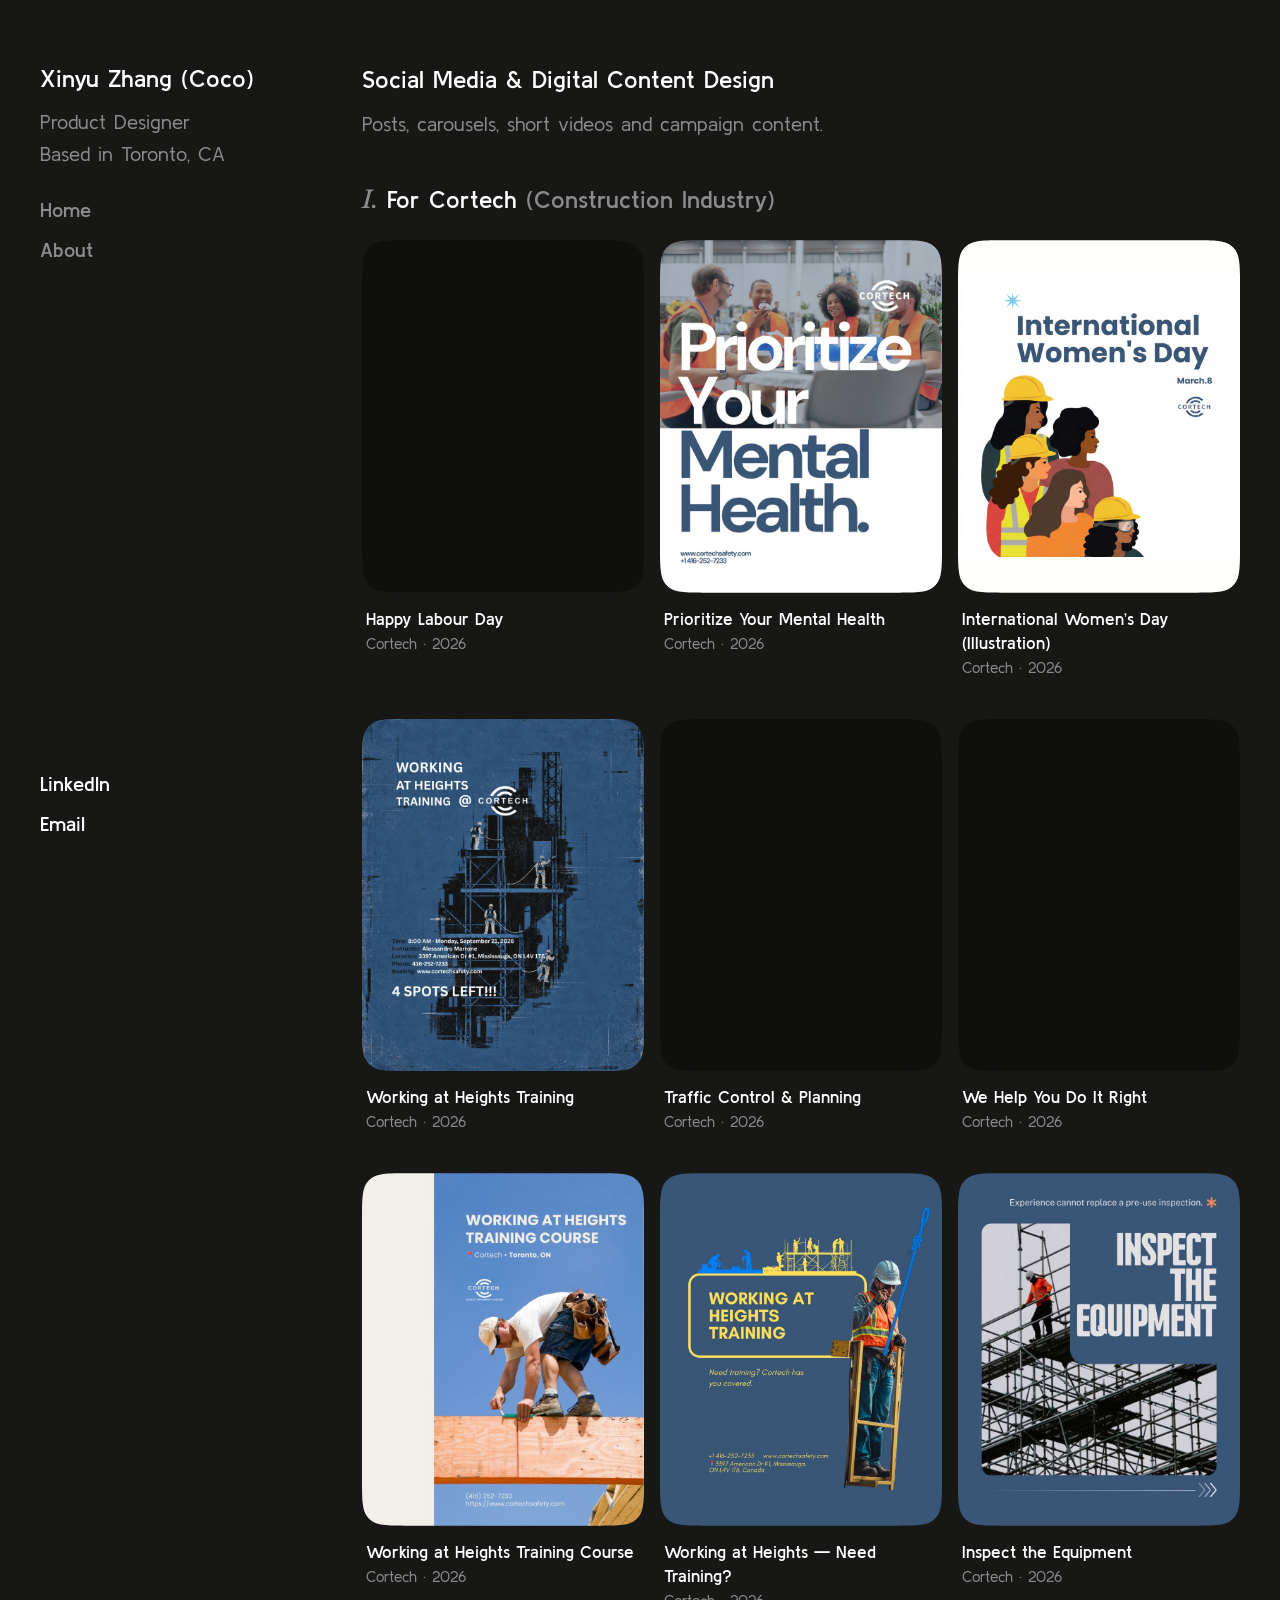
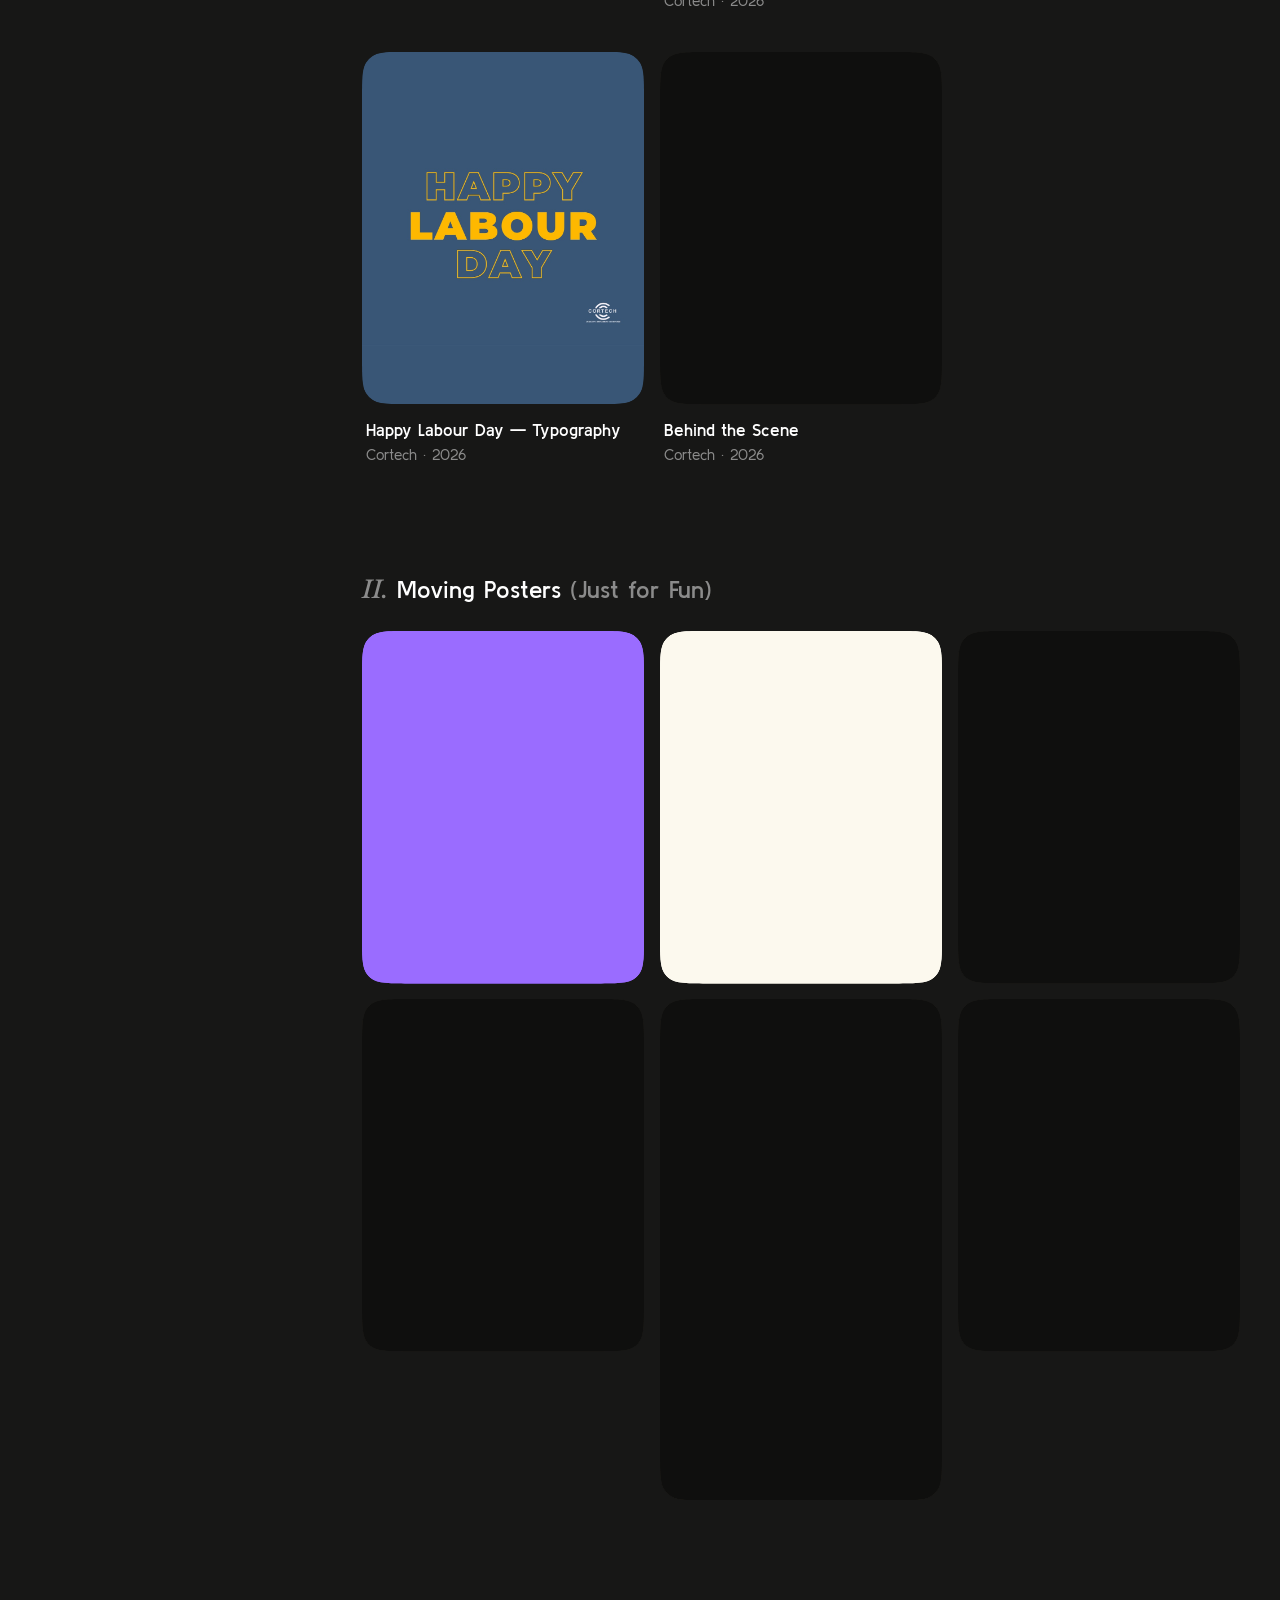
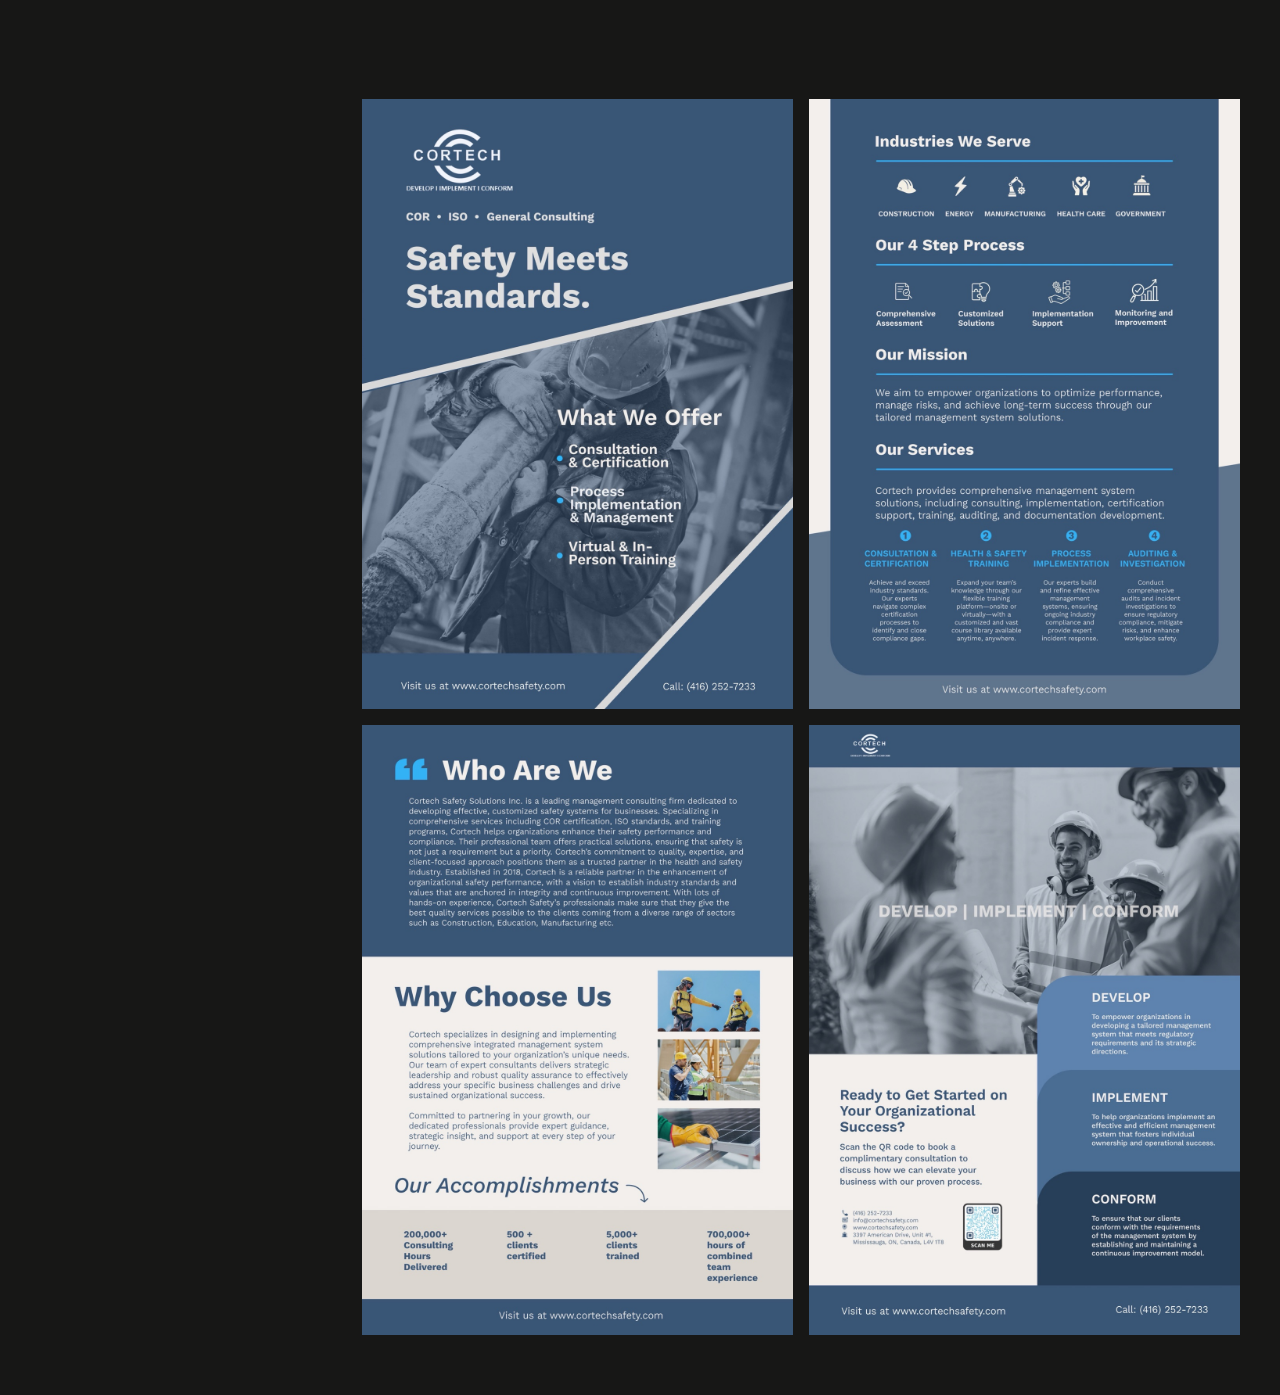
<file: social.html>
<!doctype html>
<html lang="en">
<head>
  <meta charset="utf-8">
  <meta name="viewport" content="width=device-width, initial-scale=1, viewport-fit=cover">
  <title>Social Media &amp; Digital Content Design — Xinyu Zhang (Coco)</title>
  <meta name="description" content="Social media and digital content design by Xinyu Zhang (Coco), Product Designer based in Toronto, CA.">
  <meta name="theme-color" content="#171716">
  <link rel="icon" href="data:image/svg+xml,%3Csvg xmlns='http://www.w3.org/2000/svg' viewBox='0 0 64 64'%3E%3Crect width='64' height='64' rx='18' fill='%23171716'/%3E%3Ccircle cx='32' cy='32' r='13' fill='%23EEF27A'/%3E%3C/svg%3E">
  <link rel="preconnect" href="https://fonts.googleapis.com">
  <link rel="preconnect" href="https://fonts.gstatic.com" crossorigin>
  <!-- non-blocking: the page renders straight away, fonts swap in when they arrive -->
  <link rel="preload" as="style" href="https://fonts.googleapis.com/css2?family=Libre+Baskerville:ital@1&display=swap" onload="this.onload=null;this.rel='stylesheet'">
  <noscript><link rel="stylesheet" href="https://fonts.googleapis.com/css2?family=Libre+Baskerville:ital@1&display=swap"></noscript>
  <link rel="preload" href="fonts/KulimPark-Regular.ttf" as="font" type="font/ttf" crossorigin>
  <link rel="preload" href="fonts/KulimPark-SemiBold.ttf" as="font" type="font/ttf" crossorigin>
  <link rel="stylesheet" href="css/style.css">
</head>
<body>
  <div class="page">

    <header class="sidebar reveal">
      <div class="intro">
        <div class="intro__id">
          <p class="name"><a href="index.html">Xinyu Zhang (Coco)</a></p>
          <p class="role">Product Designer<br>Based in Toronto, CA</p>
        </div>
        <nav class="nav nav--sub" aria-label="Primary">
          <a class="nav__link" href="index.html">Home</a>
          <a class="nav__link" href="about.html">About</a>
        </nav>
      </div>
      <nav class="sidebar__links" aria-label="Elsewhere">
        <a class="nav__link" href="https://www.linkedin.com/in/xinyuzhangcoco" target="_blank" rel="noopener">LinkedIn</a>
        <a class="nav__link" href="mailto:coco619zxy@gmail.com">Email</a>
      </nav>
    </header>

    <!-- ============ Social Media & Digital Content Design — three projects (I For Cortech, II Moving posters,
         III Brochure), each a .so-sec with a numbered heading; works three to a row, in order.
         Each work is a .so-item: an image (a.so-item__frame[href] + img, click = full screen, ← → to browse)
         or a video (a.card.card--media.card--bleed.so-item__frame with data-video / data-full / data-poster) ============ -->
    <main class="work">
      <div class="wk-head reveal">
        <h1 class="wk-title">Social Media &amp; Digital Content Design</h1>
        <p class="work__intro">Posts, carousels, short videos and campaign content.</p>
      </div>

      <!-- ============ I · For Cortech (construction industry) — posts and short videos, three to a row, each with its caption ============ -->
      <section class="so-sec" id="cortech" aria-labelledby="cortech-title">
        <div class="wk-head reveal">
          <h2 class="wk-title" id="cortech-title"><span class="so-num">I.</span> For Cortech <span class="so-sec__kind">(Construction Industry)</span></h2>
        </div>
        <div class="so-wall reveal-items" data-gallery data-title="For Cortech">
          <figure class="so-item">
            <a class="card card--media card--bleed so-item__frame" href="#labour-day" id="labour-day"
               data-title="Happy Labour Day" data-year="Cortech · 2026"
               data-video="assets/videos/social-labour-day-preview.mp4" data-full="assets/videos/social-labour-day.mp4"
               data-poster="assets/videos/social-labour-day-poster.jpg" data-ratio="1080 / 1350" data-audio
               aria-label="Happy Labour Day video for Cortech. Play full screen with sound">
              <div class="card__media"></div>
              <span class="card__hint" aria-hidden="true">
                <svg viewBox="0 0 24 24"><path d="M11 5 6 9H2v6h4l5 4V5z"/><path d="M15.5 8.5a5 5 0 0 1 0 7M19 5a10 10 0 0 1 0 14"/></svg>
                Full screen with sound
              </span>
            </a>
            <figcaption class="so-item__cap"><span class="so-item__title">Happy Labour Day</span><span class="so-item__meta">Cortech · 2026</span></figcaption>
          </figure>
          <figure class="so-item">
            <a class="so-item__frame" href="assets/images/social-media/mental-health.jpg" data-size="3375/4219" data-title="Prioritize Your Mental Health" data-squircle aria-label="Prioritize Your Mental Health, full screen">
              <img src="assets/images/social-media/mental-health-sm.jpg" alt="Prioritize Your Mental Health — Cortech · 2026" width="800" height="1000" loading="lazy" decoding="async">
            </a>
            <figcaption class="so-item__cap"><span class="so-item__title">Prioritize Your Mental Health</span><span class="so-item__meta">Cortech · 2026</span></figcaption>
          </figure>
          <figure class="so-item">
            <a class="so-item__frame so-item__frame--contain" href="assets/images/social-media/womens-day.jpg" data-size="2048/2048" data-title="International Women’s Day" data-squircle aria-label="International Women’s Day, full screen">
              <img src="assets/images/social-media/womens-day-sm.jpg" alt="International Women’s Day — Cortech · 2026" width="900" height="900" loading="lazy" decoding="async">
            </a>
            <figcaption class="so-item__cap"><span class="so-item__title">International Women’s Day (Illustration)</span><span class="so-item__meta">Cortech · 2026</span></figcaption>
          </figure>
          <figure class="so-item">
            <a class="so-item__frame" href="assets/images/social-media/working-at-heights.jpg" data-size="3375/4219" data-title="Working at Heights Training" data-squircle aria-label="Working at Heights Training, full screen">
              <img src="assets/images/social-media/working-at-heights-sm.jpg" alt="Working at Heights Training — Cortech · 2026" width="800" height="1000" loading="lazy" decoding="async">
            </a>
            <figcaption class="so-item__cap"><span class="so-item__title">Working at Heights Training</span><span class="so-item__meta">Cortech · 2026</span></figcaption>
          </figure>
          <!-- 9:16 story: the card preview is a 4:5 crop of it (logo trimmed), full screen plays it whole -->
          <figure class="so-item">
            <a class="card card--media card--bleed so-item__frame" href="#traffic-control" id="traffic-control"
               data-title="Traffic Control &amp; Planning" data-year="Cortech · 2026"
               data-video="assets/videos/social-traffic-control-preview.mp4" data-full="assets/videos/social-traffic-control.mp4"
               data-poster="assets/videos/social-traffic-control-poster.jpg" data-ratio="9 / 16" data-audio
               aria-label="Traffic Control &amp; Planning video for Cortech. Play full screen with sound">
              <div class="card__media"></div>
              <span class="card__hint" aria-hidden="true">
                <svg viewBox="0 0 24 24"><path d="M11 5 6 9H2v6h4l5 4V5z"/><path d="M15.5 8.5a5 5 0 0 1 0 7M19 5a10 10 0 0 1 0 14"/></svg>
                Full screen with sound
              </span>
            </a>
            <figcaption class="so-item__cap"><span class="so-item__title">Traffic Control &amp; Planning</span><span class="so-item__meta">Cortech · 2026</span></figcaption>
          </figure>
          <!-- 16:9 video: the card preview is padded to 4:5 with each frame's own edge colour (tools/padvideo.swift) -->
          <figure class="so-item">
            <a class="card card--media card--bleed so-item__frame" href="#we-help" id="we-help"
               data-title="We Help You Do It Right" data-year="Cortech · 2026"
               data-video="assets/videos/social-we-help-preview.mp4" data-full="assets/videos/social-we-help.mp4"
               data-poster="assets/videos/social-we-help-poster.jpg" data-ratio="16 / 9" data-audio
               aria-label="We Help You Do It Right video for Cortech. Play full screen with sound">
              <div class="card__media"></div>
              <span class="card__hint" aria-hidden="true">
                <svg viewBox="0 0 24 24"><path d="M11 5 6 9H2v6h4l5 4V5z"/><path d="M15.5 8.5a5 5 0 0 1 0 7M19 5a10 10 0 0 1 0 14"/></svg>
                Full screen with sound
              </span>
            </a>
            <figcaption class="so-item__cap"><span class="so-item__title">We Help You Do It Right</span><span class="so-item__meta">Cortech · 2026</span></figcaption>
          </figure>
          <figure class="so-item">
            <a class="so-item__frame" href="assets/images/social-media/heights-course-toronto.jpg" data-size="2700/3375" data-title="Working at Heights Training Course" data-squircle aria-label="Working at Heights Training Course, full screen">
              <img src="assets/images/social-media/heights-course-toronto-sm.jpg" alt="Working at Heights Training Course — Cortech · 2026" width="800" height="1000" loading="lazy" decoding="async">
            </a>
            <figcaption class="so-item__cap"><span class="so-item__title">Working at Heights Training Course</span><span class="so-item__meta">Cortech · 2026</span></figcaption>
          </figure>
          <figure class="so-item">
            <a class="so-item__frame so-item__frame--contain" href="assets/images/social-media/heights-course.jpg" data-size="3375/3375" data-title="Working at Heights — Need Training?" data-squircle style="--fill:#395677" aria-label="Working at Heights — Need Training?, full screen">
              <img src="assets/images/social-media/heights-course-sm.jpg" alt="Working at Heights — Need Training? — Cortech · 2026" width="900" height="900" loading="lazy" decoding="async">
            </a>
            <figcaption class="so-item__cap"><span class="so-item__title">Working at Heights — Need Training?</span><span class="so-item__meta">Cortech · 2026</span></figcaption>
          </figure>
          <figure class="so-item">
            <a class="so-item__frame" href="assets/images/social-media/inspect-equipment.jpg" data-size="1620/2025" data-title="Inspect the Equipment" data-squircle aria-label="Inspect the Equipment, full screen">
              <img src="assets/images/social-media/inspect-equipment-sm.jpg" alt="Inspect the Equipment — Cortech · 2026" width="800" height="1000" loading="lazy" decoding="async">
            </a>
            <figcaption class="so-item__cap"><span class="so-item__title">Inspect the Equipment</span><span class="so-item__meta">Cortech · 2026</span></figcaption>
          </figure>
          <figure class="so-item">
            <a class="so-item__frame so-item__frame--contain" href="assets/images/social-media/labour-day-type.jpg" data-size="2233/1872" data-title="Happy Labour Day — Typography" data-squircle style="--fill:#395676" aria-label="Happy Labour Day — Typography, full screen">
              <img src="assets/images/social-media/labour-day-type-sm.jpg" alt="Happy Labour Day — Typography — Cortech · 2026" width="1000" height="839" loading="lazy" decoding="async">
            </a>
            <figcaption class="so-item__cap"><span class="so-item__title">Happy Labour Day — Typography</span><span class="so-item__meta">Cortech · 2026</span></figcaption>
          </figure>
          <figure class="so-item">
            <a class="card card--media card--bleed so-item__frame" href="#behind-the-scene" id="behind-the-scene"
               data-title="Behind the Scene" data-year="Cortech · 2026"
               data-video="assets/videos/social-behind-the-scene-preview.mp4" data-full="assets/videos/social-behind-the-scene.mp4"
               data-poster="assets/videos/social-behind-the-scene-poster.jpg" data-ratio="1080 / 1350" data-audio
               aria-label="Behind the Scene video for Cortech. Play full screen with sound">
              <div class="card__media"></div>
              <span class="card__hint" aria-hidden="true">
                <svg viewBox="0 0 24 24"><path d="M11 5 6 9H2v6h4l5 4V5z"/><path d="M15.5 8.5a5 5 0 0 1 0 7M19 5a10 10 0 0 1 0 14"/></svg>
                Full screen with sound
              </span>
            </a>
            <figcaption class="so-item__cap"><span class="so-item__title">Behind the Scene</span><span class="so-item__meta">Cortech · 2026</span></figcaption>
          </figure>
        </div>
      </section>

      <!-- ============ II · Moving posters (just for fun) — six animated posters, no captions. One file each: the card loops it silently,
           full screen plays the same file (with sound where it has some). Posters that aren't 4:5 are shown whole,
           the narrow side bands in the poster's own background colour (--fill). ============ -->
      <section class="so-sec" id="moving-posters" aria-labelledby="moving-posters-title">
        <div class="wk-head reveal">
          <h2 class="wk-title" id="moving-posters-title"><span class="so-num">II.</span> Moving Posters <span class="so-sec__kind">(Just for Fun)</span></h2>
        </div>
        <div class="so-wall so-wall--bare reveal-items">
          <figure class="so-item">
            <a class="card card--media card--bleed so-item__frame so-item__frame--contain" href="#coffee-books" id="coffee-books" style="--fill:#9A6CFF"
               data-title="Coffee &amp; Books" data-year="Café poster"
               data-video="assets/videos/poster-coffee-books.mp4" data-poster="assets/videos/poster-coffee-books-poster.jpg" data-ratio="1080 / 1440"
               aria-label="Coffee and Books moving poster. Play full screen">
              <div class="card__media"></div>
              <span class="card__hint" aria-hidden="true">
                <svg viewBox="0 0 24 24"><path d="M15 3h6v6M9 21H3v-6M21 3l-7 7M3 21l7-7"/></svg>
                View full screen
              </span>
            </a>
          </figure>
          <figure class="so-item">
            <a class="card card--media card--bleed so-item__frame so-item__frame--contain" href="#good-coffee" id="good-coffee" style="--fill:#FCF9EE"
               data-title="Good Coffee, Good Mood" data-year="Café poster"
               data-video="assets/videos/poster-good-coffee.mp4" data-poster="assets/videos/poster-good-coffee-poster.jpg" data-ratio="1080 / 1398" data-audio
               aria-label="Good Coffee, Good Mood moving poster. Play full screen with sound">
              <div class="card__media"></div>
              <span class="card__hint" aria-hidden="true">
                <svg viewBox="0 0 24 24"><path d="M11 5 6 9H2v6h4l5 4V5z"/><path d="M15.5 8.5a5 5 0 0 1 0 7M19 5a10 10 0 0 1 0 14"/></svg>
                Full screen with sound
              </span>
            </a>
          </figure>
          <figure class="so-item">
            <a class="card card--media card--bleed so-item__frame" href="#coming-soon" id="coming-soon"
               data-title="Coming Soon" data-year="Teaser poster"
               data-video="assets/videos/poster-coming-soon.mp4" data-poster="assets/videos/poster-coming-soon-poster.jpg" data-ratio="1080 / 1350" data-audio
               aria-label="Coming Soon moving poster. Play full screen with sound">
              <div class="card__media"></div>
              <span class="card__hint" aria-hidden="true">
                <svg viewBox="0 0 24 24"><path d="M11 5 6 9H2v6h4l5 4V5z"/><path d="M15.5 8.5a5 5 0 0 1 0 7M19 5a10 10 0 0 1 0 14"/></svg>
                Full screen with sound
              </span>
            </a>
          </figure>
          <figure class="so-item">
            <a class="card card--media card--bleed so-item__frame" href="#avant-garde-date" id="avant-garde-date"
               data-title="Avant Garde Date" data-year="Film screening poster"
               data-video="assets/videos/poster-avant-garde-date.mp4" data-poster="assets/videos/poster-avant-garde-date-poster.jpg" data-ratio="1080 / 1398" data-audio
               aria-label="Avant Garde Date moving poster. Play full screen with sound">
              <div class="card__media"></div>
              <span class="card__hint" aria-hidden="true">
                <svg viewBox="0 0 24 24"><path d="M11 5 6 9H2v6h4l5 4V5z"/><path d="M15.5 8.5a5 5 0 0 1 0 7M19 5a10 10 0 0 1 0 14"/></svg>
                Full screen with sound
              </span>
            </a>
          </figure>
          <!-- 9:16 story, shown at its own size (Coco: "原size") — the card is 9:16, not cropped to 4:5 -->
          <figure class="so-item">
            <a class="card card--media card--bleed so-item__frame" href="#kiokii-pop-up" id="kiokii-pop-up" style="aspect-ratio: 9 / 16"
               data-title="Kiokii × UTMCSSA Pop-up" data-year="Pop-up event poster"
               data-video="assets/videos/poster-kiokii-pop-up.mp4" data-poster="assets/videos/poster-kiokii-pop-up-poster.jpg" data-ratio="9 / 16" data-audio
               aria-label="Kiokii and UTMCSSA pop-up moving poster. Play full screen with sound">
              <div class="card__media"></div>
              <span class="card__hint" aria-hidden="true">
                <svg viewBox="0 0 24 24"><path d="M11 5 6 9H2v6h4l5 4V5z"/><path d="M15.5 8.5a5 5 0 0 1 0 7M19 5a10 10 0 0 1 0 14"/></svg>
                Full screen with sound
              </span>
            </a>
          </figure>
          <figure class="so-item">
            <a class="card card--media card--bleed so-item__frame" href="#thanksgiving" id="thanksgiving"
               data-title="Happy Thanksgiving" data-year="Holiday poster"
               data-video="assets/videos/poster-thanksgiving.mp4" data-poster="assets/videos/poster-thanksgiving-poster.jpg" data-ratio="1080 / 1350" data-audio
               aria-label="Happy Thanksgiving moving poster. Play full screen with sound">
              <div class="card__media"></div>
              <span class="card__hint" aria-hidden="true">
                <svg viewBox="0 0 24 24"><path d="M11 5 6 9H2v6h4l5 4V5z"/><path d="M15.5 8.5a5 5 0 0 1 0 7M19 5a10 10 0 0 1 0 14"/></svg>
                Full screen with sound
              </span>
            </a>
          </figure>
        </div>
      </section>

      <!-- ============ III · Brochure — Cortech's 4-page A4 brochure (2025, from "Cortech's brochure.pdf"), two pages to a row, square corners.
           Its own gallery: click a page = full screen, ← → between the 4 pages ============ -->
      <section class="so-sec" id="brochure" aria-labelledby="brochure-title">
        <div class="wk-head reveal">
          <h2 class="wk-title" id="brochure-title"><span class="so-num">III.</span> Brochure</h2>
          <p class="so-sec__meta">Cortech · 2025 · 4 pages, A4</p>
        </div>
        <div class="so-wall so-wall--2 reveal-items" data-gallery data-title="Cortech Brochure">
          <figure class="so-item">
            <a class="so-item__frame so-item__frame--a4" href="assets/images/brochure/cortech-1.jpg" data-size="1696/2400" data-title="Cortech Brochure — Cover" data-radius="0" aria-label="Cortech Brochure page 1, Cover, full screen">
              <img src="assets/images/brochure/cortech-1-sm.jpg" alt="Cortech Brochure page 1 — Cover" width="1102" height="1560" loading="lazy" decoding="async">
            </a>
          </figure>
          <figure class="so-item">
            <a class="so-item__frame so-item__frame--a4" href="assets/images/brochure/cortech-2.jpg" data-size="1696/2400" data-title="Cortech Brochure — Industries, Process &amp; Services" data-radius="0" aria-label="Cortech Brochure page 2, Industries, Process &amp; Services, full screen">
              <img src="assets/images/brochure/cortech-2-sm.jpg" alt="Cortech Brochure page 2 — Industries, Process &amp; Services" width="1102" height="1560" loading="lazy" decoding="async">
            </a>
          </figure>
          <figure class="so-item">
            <a class="so-item__frame so-item__frame--a4" href="assets/images/brochure/cortech-3.jpg" data-size="1696/2400" data-title="Cortech Brochure — Who We Are &amp; Why Choose Us" data-radius="0" aria-label="Cortech Brochure page 3, Who We Are &amp; Why Choose Us, full screen">
              <img src="assets/images/brochure/cortech-3-sm.jpg" alt="Cortech Brochure page 3 — Who We Are &amp; Why Choose Us" width="1102" height="1560" loading="lazy" decoding="async">
            </a>
          </figure>
          <figure class="so-item">
            <a class="so-item__frame so-item__frame--a4" href="assets/images/brochure/cortech-4.jpg" data-size="1696/2400" data-title="Cortech Brochure — Develop | Implement | Conform" data-radius="0" aria-label="Cortech Brochure page 4, Develop | Implement | Conform, full screen">
              <img src="assets/images/brochure/cortech-4-sm.jpg" alt="Cortech Brochure page 4 — Develop | Implement | Conform" width="1102" height="1560" loading="lazy" decoding="async">
            </a>
          </figure>
        </div>
      </section>
    </main>

    <footer class="footer">
      <a class="nav__link" href="index.html">Home</a>
      <a class="nav__link" href="about.html">About</a>
      <a class="nav__link" href="https://www.linkedin.com/in/xinyuzhangcoco" target="_blank" rel="noopener">LinkedIn</a>
      <a class="nav__link" href="mailto:coco619zxy@gmail.com">Email</a>
    </footer>
  </div>


  <!-- ============ Full-screen player ============ -->
  <div class="lightbox" hidden role="dialog" aria-modal="true" aria-label="Full screen viewer">
    <button class="lightbox__close" type="button" aria-label="Close">
      <svg viewBox="0 0 24 24" aria-hidden="true"><path d="M18 6 6 18M6 6l12 12"/></svg>
    </button>
    <button class="lightbox__nav lightbox__nav--prev" type="button" aria-label="Previous" hidden>
      <svg viewBox="0 0 24 24" aria-hidden="true"><path d="M15 5l-7 7 7 7"/></svg>
    </button>
    <button class="lightbox__nav lightbox__nav--next" type="button" aria-label="Next" hidden>
      <svg viewBox="0 0 24 24" aria-hidden="true"><path d="M9 5l7 7-7 7"/></svg>
    </button>
    <div class="lightbox__inner">
      <div class="lightbox__stage"></div>
      <div class="lightbox__caption">
        <h2 class="lightbox__title"></h2>
        <p class="lightbox__year"></p>
        <button class="lightbox__sound" type="button" aria-pressed="true" hidden>
          <svg class="icon-on" viewBox="0 0 24 24" aria-hidden="true"><path d="M11 5 6 9H2v6h4l5 4V5z"/><path d="M15.5 8.5a5 5 0 0 1 0 7M19 5a10 10 0 0 1 0 14"/></svg>
          <svg class="icon-off" viewBox="0 0 24 24" aria-hidden="true"><path d="M11 5 6 9H2v6h4l5 4V5z"/><path d="m22 9-6 6M16 9l6 6"/></svg>
          <span class="lightbox__sound-label">Sound on</span>
        </button>
      </div>
    </div>
  </div>

  <script src="js/main.js"></script>
</body>
</html>
</file>
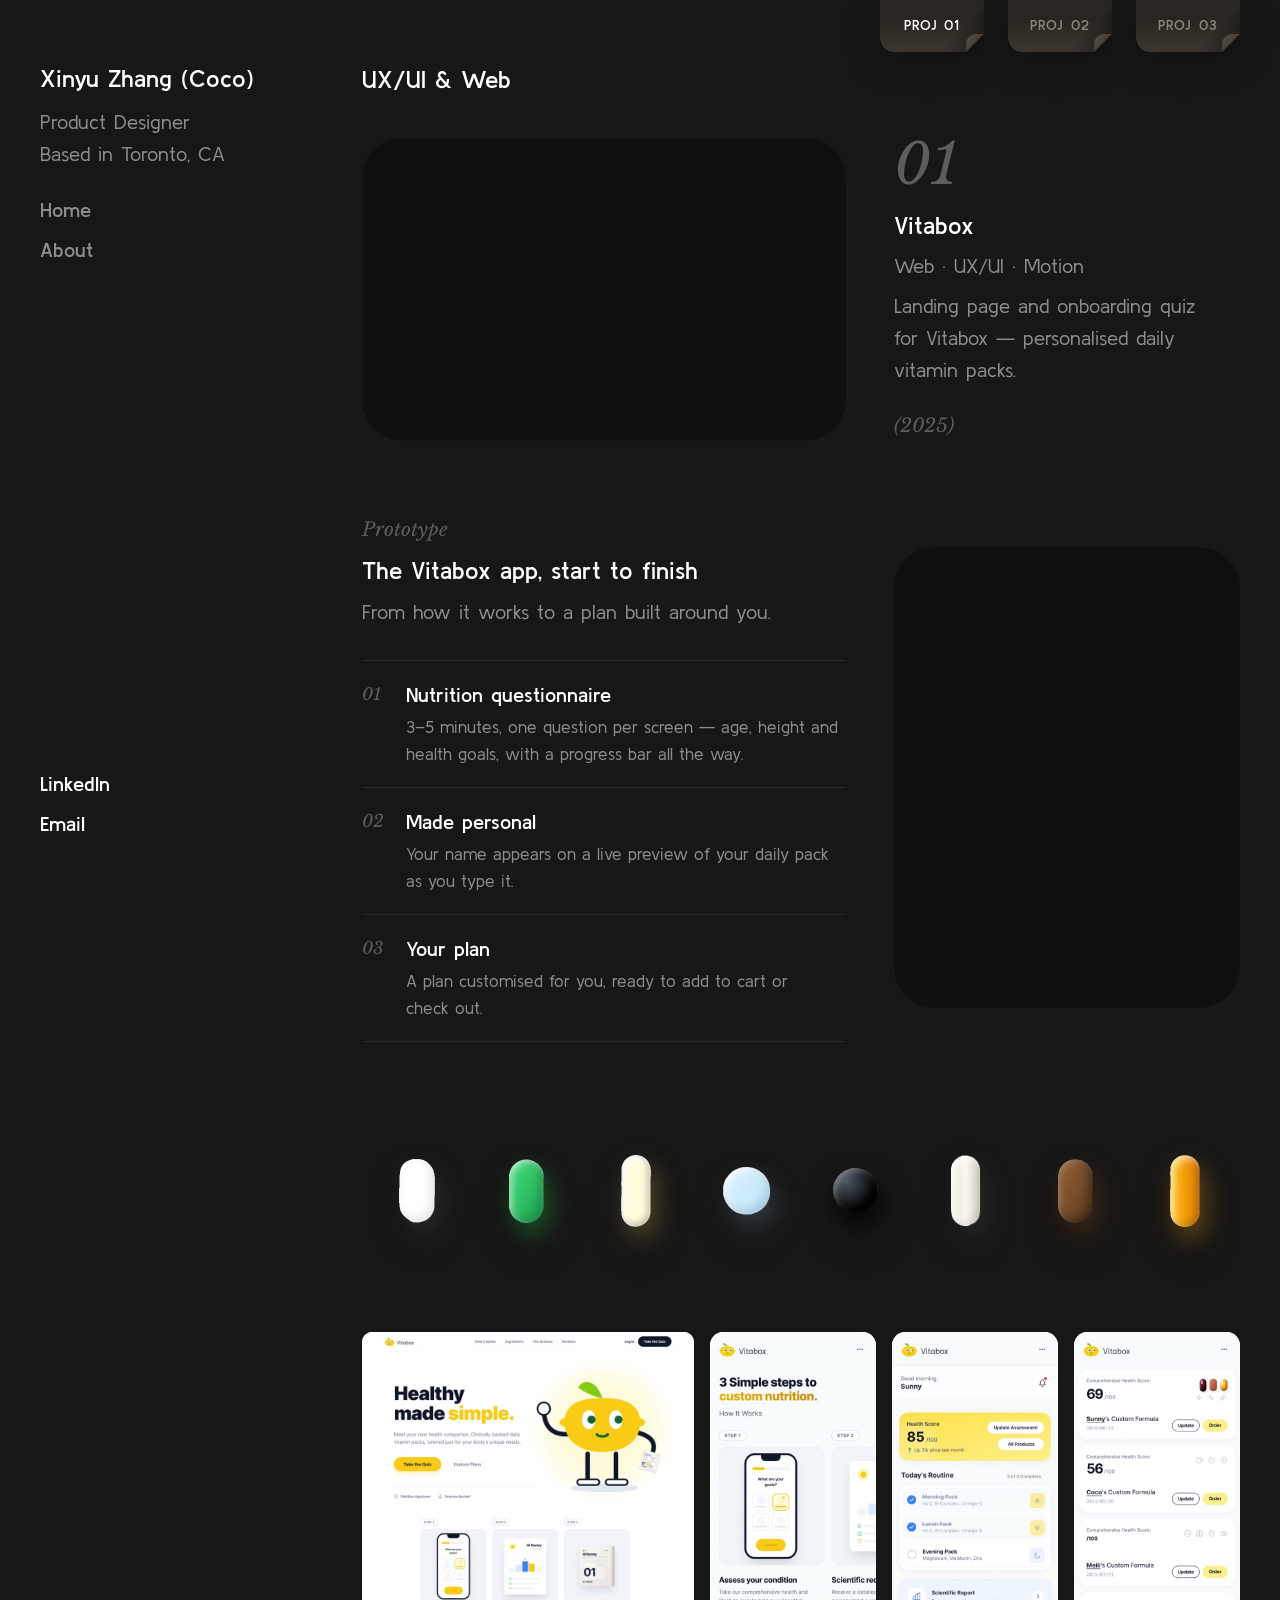
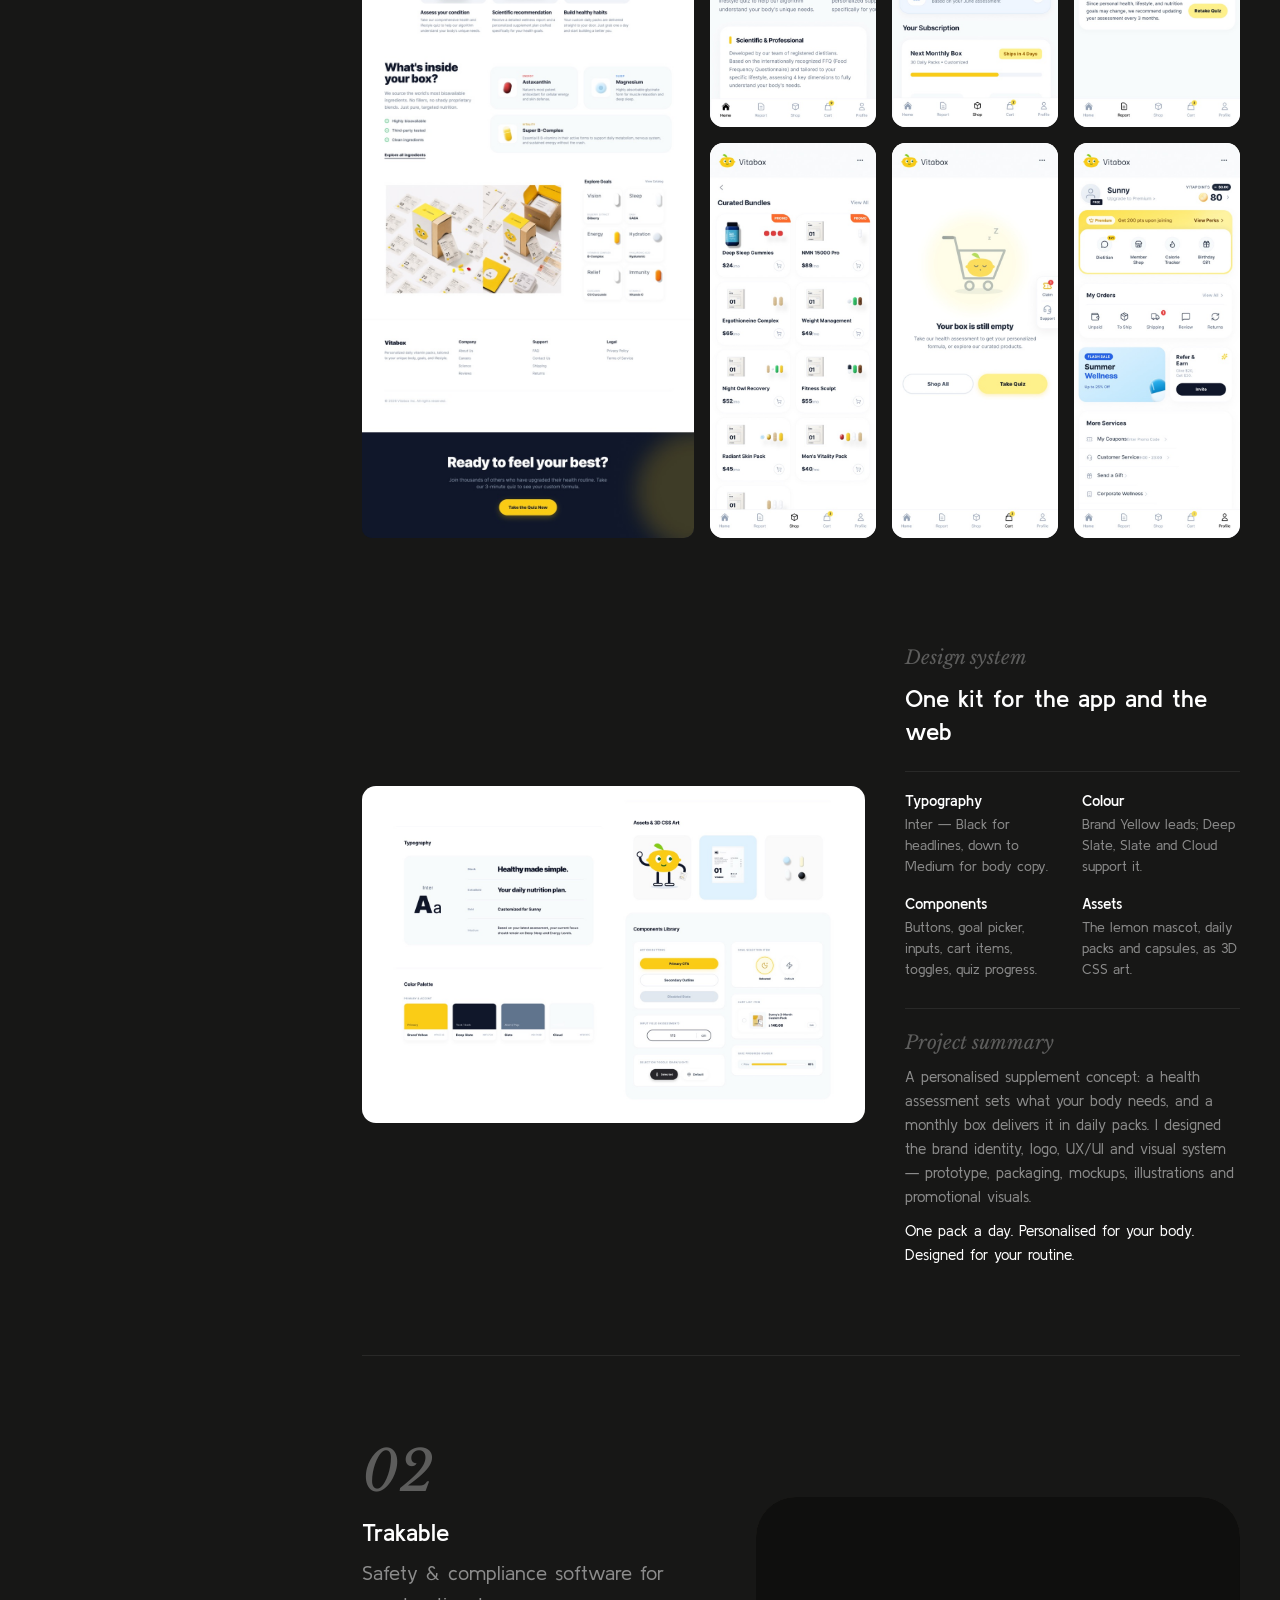
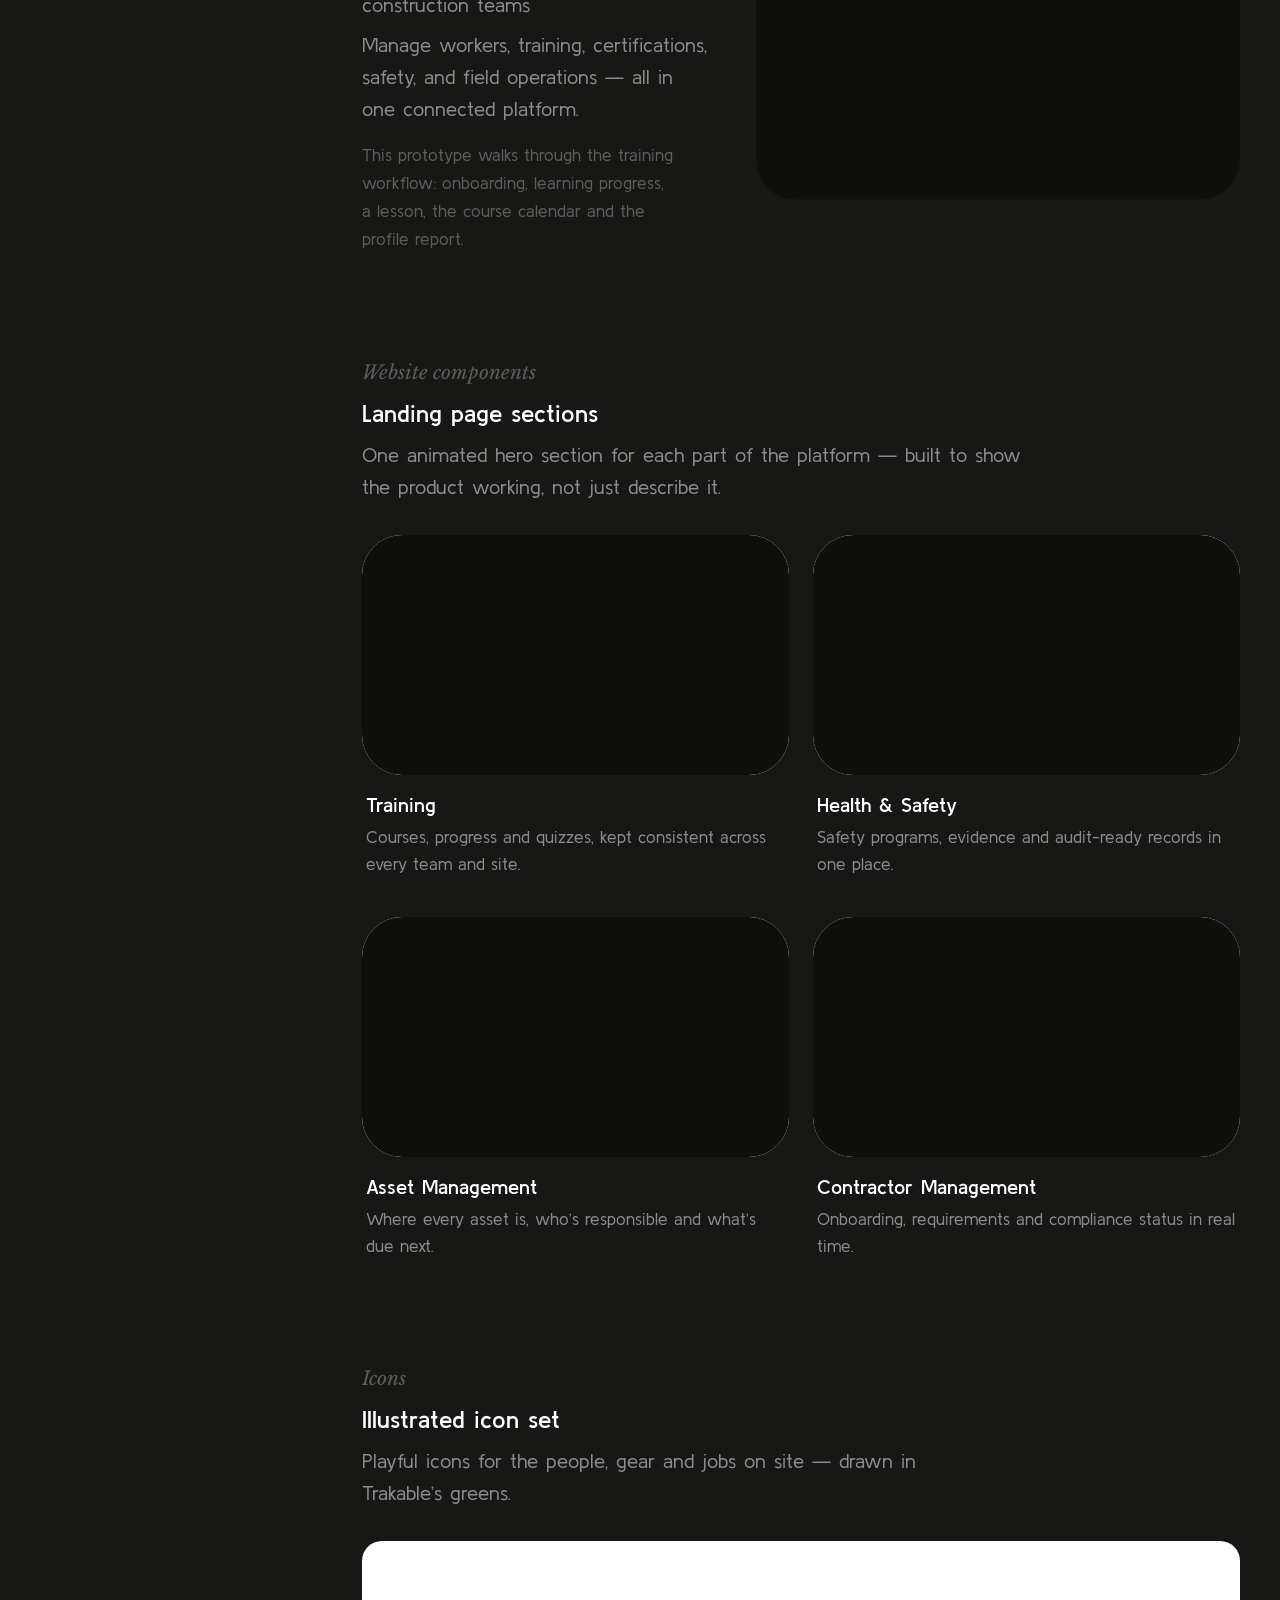
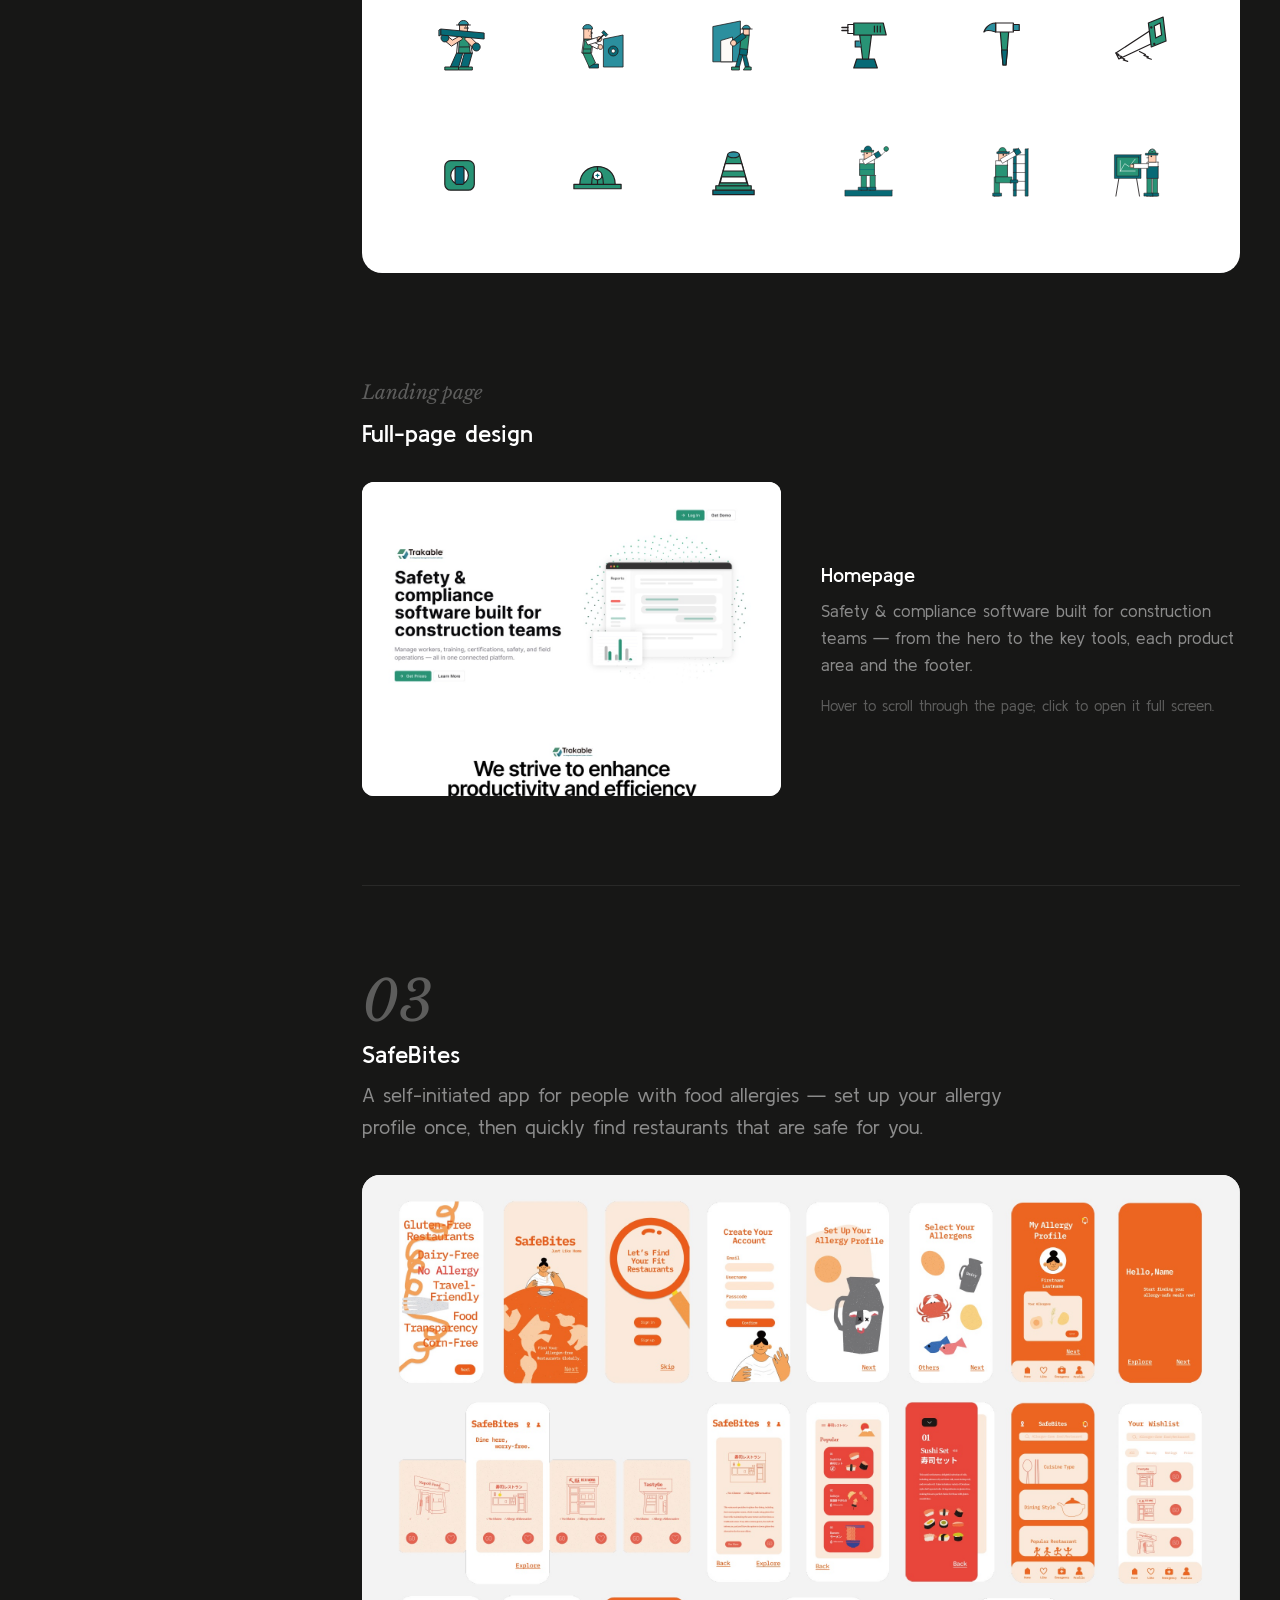
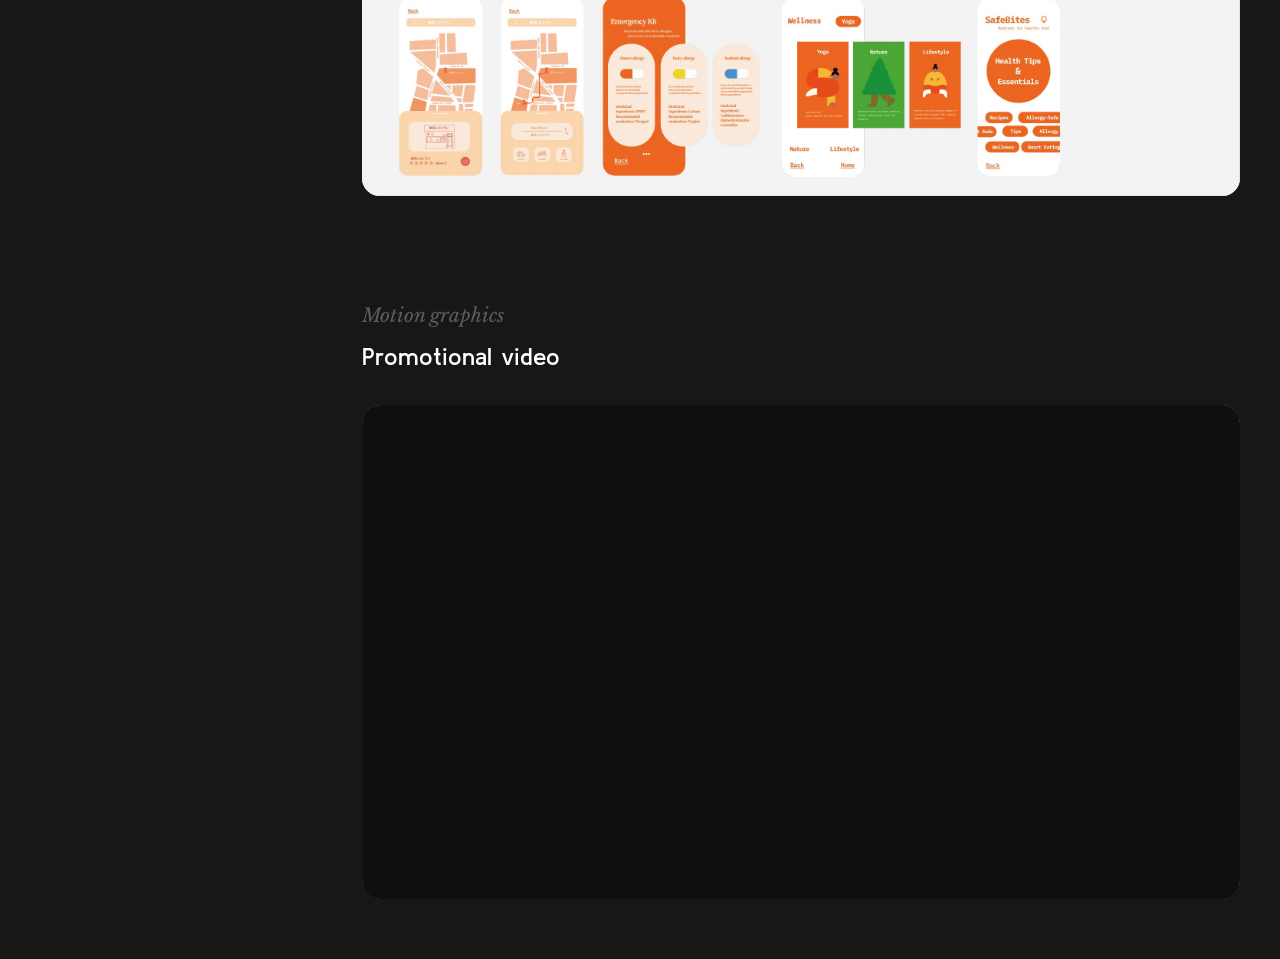
<file: ux-ui-web.html>
<!doctype html>
<html lang="en">
<head>
  <meta charset="utf-8">
  <meta name="viewport" content="width=device-width, initial-scale=1, viewport-fit=cover">
  <title>UX/UI &amp; Web — Xinyu Zhang (Coco)</title>
  <meta name="description" content="Selected UX/UI and web projects by Xinyu Zhang (Coco), Product Designer based in Toronto, CA.">
  <meta name="theme-color" content="#171716">
  <link rel="icon" href="data:image/svg+xml,%3Csvg xmlns='http://www.w3.org/2000/svg' viewBox='0 0 64 64'%3E%3Crect width='64' height='64' rx='18' fill='%23171716'/%3E%3Ccircle cx='32' cy='32' r='13' fill='%23EEF27A'/%3E%3C/svg%3E">
  <link rel="preconnect" href="https://fonts.googleapis.com">
  <link rel="preconnect" href="https://fonts.gstatic.com" crossorigin>
  <!-- non-blocking: the page renders straight away, fonts swap in when they arrive -->
  <link rel="preload" as="style" href="https://fonts.googleapis.com/css2?family=Libre+Baskerville:ital@1&display=swap" onload="this.onload=null;this.rel='stylesheet'">
  <noscript><link rel="stylesheet" href="https://fonts.googleapis.com/css2?family=Libre+Baskerville:ital@1&display=swap"></noscript>
  <link rel="preload" href="fonts/KulimPark-Regular.ttf" as="font" type="font/ttf" crossorigin>
  <link rel="preload" href="fonts/KulimPark-SemiBold.ttf" as="font" type="font/ttf" crossorigin>
  <link rel="stylesheet" href="css/style.css">
</head>
<body class="has-proj-tabs">
  <div class="page">

    <header class="sidebar reveal">
      <div class="intro">
        <div class="intro__id">
          <p class="name"><a href="index.html">Xinyu Zhang (Coco)</a></p>
          <p class="role">Product Designer<br>Based in Toronto, CA</p>
        </div>
        <nav class="nav nav--sub" aria-label="Primary">
          <a class="nav__link" href="index.html">Home</a>
          <a class="nav__link" href="about.html">About</a>
        </nav>
      </div>
      <nav class="sidebar__links" aria-label="Elsewhere">
        <a class="nav__link" href="https://www.linkedin.com/in/xinyuzhangcoco" target="_blank" rel="noopener">LinkedIn</a>
        <a class="nav__link" href="mailto:coco619zxy@gmail.com">Email</a>
      </nav>
    </header>

    <!-- Project tabs: three paper strips hanging from the top right, always there while you scroll.
         Hover pulls one down; click jumps to that project. -->
    <nav class="proj-tabs" aria-label="Projects">
      <a class="proj-tab" href="#vitabox"><span class="proj-tab__paper" aria-hidden="true"></span><span class="proj-tab__label"><span class="proj-tab__pre">PROJ </span>01</span><span class="proj-tab__name">Vitabox</span></a>
      <a class="proj-tab" href="#trakable"><span class="proj-tab__paper" aria-hidden="true"></span><span class="proj-tab__label"><span class="proj-tab__pre">PROJ </span>02</span><span class="proj-tab__name">Trakable</span></a>
      <a class="proj-tab" href="#safebites"><span class="proj-tab__paper" aria-hidden="true"></span><span class="proj-tab__label"><span class="proj-tab__pre">PROJ </span>03</span><span class="proj-tab__name">SafeBites</span></a>
    </nav>

    <!-- ============ UX/UI & Web — projects in alternating split rows ============ -->
    <main class="work">
      <div class="wk-head reveal">
        <h1 class="wk-title">UX/UI &amp; Web</h1>
      </div>

      <div class="wk-projects">

        <!-- ================= 01 · Vitabox ================= -->
        <section class="wk-project" id="vitabox" aria-labelledby="vitabox-title">
          <article class="wk-split reveal-items">
            <a class="card card--media card--bleed wk-cover" href="#vitabox"
               data-title="Vitabox" data-year="(2025)"
               data-video="assets/videos/vitabox-preview.mp4" data-full="assets/videos/vitabox.mp4"
               data-poster="assets/videos/vitabox-poster.jpg"
               aria-label="Vitabox promo. Play full screen">
              <div class="card__media"></div>
              <span class="card__hint" aria-hidden="true">
                <svg viewBox="0 0 24 24"><path d="M15 3h6v6M9 21H3v-6M21 3l-7 7M3 21l7-7"/></svg>
                View full screen
              </span>
            </a>
            <div class="wk-split__text">
              <p class="wk-num">01</p>
              <h2 class="card__title" id="vitabox-title">Vitabox</h2>
              <p class="wk-tags">Web · UX/UI · Motion</p>
              <p class="wk-summary">Landing page and onboarding quiz for Vitabox — personalised daily vitamin packs.</p>
              <p class="card__year">(2025)</p>
            </div>
          </article>

          <!-- 01 · the app prototype: notes on the left, the phone (cropped from the showcase video) on the right.
               Click = the original 16:9 showcase, full screen, with sound. -->
          <div class="wk-detail reveal-items">
            <div class="wk-detail__text">
              <p class="wk-eyebrow">Prototype</p>
              <h3 class="card__title">The Vitabox app, start to finish</h3>
              <p class="wk-summary">From how it works to a plan built around you.</p>
              <ol class="wk-notes">
                <li class="wk-note">
                  <h4 class="wk-note__title">Nutrition questionnaire</h4>
                  <p class="wk-note__text">3–5 minutes, one question per screen — age, height and health goals, with a progress bar all the way.</p>
                </li>
                <li class="wk-note">
                  <h4 class="wk-note__title">Made personal</h4>
                  <p class="wk-note__text">Your name appears on a live preview of your daily pack as you type it.</p>
                </li>
                <li class="wk-note">
                  <h4 class="wk-note__title">Your plan</h4>
                  <p class="wk-note__text">A plan customised for you, ready to add to cart or check out.</p>
                </li>
              </ol>
            </div>
            <a class="card card--media card--bleed wk-proto" id="vitabox-prototype" href="#vitabox-prototype"
               data-title="Vitabox — App prototype" data-year="(2025)"
               data-video="assets/videos/vitabox-prototype-preview.mp4" data-full="assets/videos/vitabox-prototype.mp4"
               data-poster="assets/videos/vitabox-prototype-poster.jpg" data-ratio="1920 / 1080" data-audio
               aria-label="Vitabox app prototype. Play full screen with sound">
              <div class="card__media"></div>
              <span class="card__hint" aria-hidden="true">
                <svg viewBox="0 0 24 24"><path d="M11 5 6 9H2v6h4l5 4V5z"/><path d="M15.5 8.5a5 5 0 0 1 0 7M19 5a10 10 0 0 1 0 14"/></svg>
                Full screen with sound
              </span>
            </a>
          </div>

          <!-- Vitabox capsules (from the old portfolio) — a quiet break before the screens -->
          <div class="wk-pills reveal-items" aria-hidden="true">
            <span><img src="assets/images/pills/pill-1.png" alt="" width="38" height="66" style="--w:38;--glow:rgba(255,255,255,.10)" decoding="async"></span>
            <span><img src="assets/images/pills/pill-2.png" alt="" width="37" height="66" style="--w:37;--glow:rgba(52,199,89,.38)" decoding="async"></span>
            <span><img src="assets/images/pills/pill-3.png" alt="" width="32" height="74" style="--w:32;--glow:rgba(255,214,120,.28)" decoding="async"></span>
            <span><img src="assets/images/pills/pill-4.png" alt="" width="49" height="50" style="--w:49;--glow:rgba(170,215,245,.22)" decoding="async"></span>
            <span><img src="assets/images/pills/pill-5.png" alt="" width="47" height="47" style="--w:47;--glow:rgba(0,0,0,.55)" decoding="async"></span>
            <span><img src="assets/images/pills/pill-6.png" alt="" width="31" height="74" style="--w:31;--glow:rgba(255,255,255,.10)" decoding="async"></span>
            <span><img src="assets/images/pills/pill-7.png" alt="" width="37" height="66" style="--w:37;--glow:rgba(150,90,45,.32)" decoding="async"></span>
            <span><img src="assets/images/pills/pill-8.png" alt="" width="32" height="74" style="--w:32;--glow:rgba(245,166,35,.38)" decoding="async"></span>
          </div>

          <!-- Landing page (left) and the six app screens, 1–6 in two rows (right), cut to line up.
               Click: full screen — the landing page scrolls, the app screens show whole; ← → for the next. -->
          <div class="vb-shots reveal-items" data-gallery data-title="Vitabox">
            <a class="vb-shot vb-shot--landing" href="assets/images/vitabox/landing.jpg" data-size="5760/13668" data-view="scroll" data-view-w="1100" aria-label="Landing page">
              <img src="assets/images/vitabox/landing-sm.jpg" alt="Vitabox landing page" width="820" height="1946" loading="lazy" decoding="async"></a>
            <a class="vb-shot" href="assets/images/vitabox/app-1.jpg" data-size="1320/3135" data-radius="8" aria-label="App screen 1: How it works">
              <img src="assets/images/vitabox/app-1-sm.jpg" alt="Vitabox app — How it works" width="482" height="1144" loading="lazy" decoding="async"></a>
            <a class="vb-shot" href="assets/images/vitabox/app-2.jpg" data-size="1320/3135" data-radius="8" aria-label="App screen 2: Home">
              <img src="assets/images/vitabox/app-2-sm.jpg" alt="Vitabox app — Home" width="482" height="1144" loading="lazy" decoding="async"></a>
            <a class="vb-shot" href="assets/images/vitabox/app-3.jpg" data-size="1320/3144" data-radius="8" aria-label="App screen 3: Report">
              <img src="assets/images/vitabox/app-3-sm.jpg" alt="Vitabox app — Report" width="480" height="1144" loading="lazy" decoding="async"></a>
            <a class="vb-shot" href="assets/images/vitabox/app-4.jpg" data-size="1320/3147" data-radius="8" aria-label="App screen 4: Shop">
              <img src="assets/images/vitabox/app-4-sm.jpg" alt="Vitabox app — Shop" width="480" height="1144" loading="lazy" decoding="async"></a>
            <a class="vb-shot" href="assets/images/vitabox/app-5.jpg" data-size="1320/3147" data-radius="8" aria-label="App screen 5: Cart">
              <img src="assets/images/vitabox/app-5-sm.jpg" alt="Vitabox app — Cart" width="480" height="1144" loading="lazy" decoding="async"></a>
            <a class="vb-shot" href="assets/images/vitabox/app-6.jpg" data-size="1320/3147" data-radius="8" aria-label="App screen 6: Profile">
              <img src="assets/images/vitabox/app-6-sm.jpg" alt="Vitabox app — Profile" width="480" height="1144" loading="lazy" decoding="async"></a>
          </div>

          <!-- Design system (Coco's own board, left — click for full screen) + what it covers and the
               project summary (right) -->
          <div class="vb-sys reveal-items">
            <a class="vb-sys__shot" href="assets/images/vitabox/design-system.jpg" data-size="10024/6716" data-gallery-one data-title="Vitabox — Design system" aria-label="Vitabox design system, full screen">
              <img src="assets/images/vitabox/design-system-sm.jpg" alt="Vitabox design system: typography, colour palette, assets and components library" width="1400" height="938" loading="lazy" decoding="async">
            </a>
            <div class="vb-sys__text">
              <p class="wk-eyebrow">Design system</p>
              <h3 class="card__title">One kit for the app and the web</h3>
              <dl class="vb-sys__facts">
                <div><dt>Typography</dt><dd>Inter — Black for headlines, down to Medium for body copy.</dd></div>
                <div><dt>Colour</dt><dd>Brand Yellow leads; Deep Slate, Slate and Cloud support it.</dd></div>
                <div><dt>Components</dt><dd>Buttons, goal picker, inputs, cart items, toggles, quiz progress.</dd></div>
                <div><dt>Assets</dt><dd>The lemon mascot, daily packs and capsules, as 3D CSS art.</dd></div>
              </dl>
              <div class="vb-sys__summary">
                <p class="wk-eyebrow">Project summary</p>
                <p class="wk-summary">A personalised supplement concept: a health assessment sets what your body needs, and a monthly box delivers it in daily packs. I designed the brand identity, logo, UX/UI and visual system — prototype, packaging, mockups, illustrations and promotional visuals.</p>
                <p class="vb-sys__tagline">One pack a day. Personalised for your body. Designed for your routine.</p>
              </div>
            </div>
          </div>
        </section>

        <!-- ================= 02 · Trakable ================= -->
        <section class="wk-project" id="trakable" aria-labelledby="trakable-title">
          <article class="wk-split wk-split--flip reveal-items">
            <a class="card card--media card--bleed wk-cover" href="#trakable"
               data-title="Trakable — Training workflow"
               data-video="assets/videos/trakable-preview.mp4" data-full="assets/videos/trakable.mp4"
               data-poster="assets/videos/trakable-poster.jpg" data-audio
               aria-label="Trakable training workflow prototype. Play full screen with sound">
              <div class="card__media"></div>
              <span class="card__hint" aria-hidden="true">
                <svg viewBox="0 0 24 24"><path d="M11 5 6 9H2v6h4l5 4V5z"/><path d="M15.5 8.5a5 5 0 0 1 0 7M19 5a10 10 0 0 1 0 14"/></svg>
                Full screen with sound
              </span>
            </a>
            <div class="wk-split__text">
              <p class="wk-num">02</p>
              <h2 class="card__title" id="trakable-title">Trakable</h2>
              <p class="wk-tags">Safety &amp; compliance software for construction teams</p>
              <p class="wk-summary">Manage workers, training, certifications, safety, and field operations — all in one connected platform.</p>
              <p class="wk-summary wk-summary--note">This prototype walks through the training workflow: onboarding, learning progress, a lesson, the course calendar and the profile report.</p>
            </div>
          </article>

          <!-- Website components: four animated landing-page sections, two per row -->
          <div class="tk-comps-head reveal" id="trakable-web">
            <p class="wk-eyebrow">Website components</p>
            <h3 class="card__title">Landing page sections</h3>
            <p class="wk-summary">One animated hero section for each part of the platform — built to show the product working, not just describe it.</p>
          </div>
          <div class="tk-comps reveal-items">
            <figure class="tk-comp">
              <a class="card card--media card--bleed tk-comp__video" href="#trakable-web"
                 data-title="Trakable — Training"
                 data-video="assets/videos/trakable-training.mp4" data-poster="assets/videos/trakable-training-poster.jpg" data-audio
                 aria-label="Training section of the Trakable website. Play full screen with sound">
                <div class="card__media"></div>
                <span class="card__hint" aria-hidden="true">
                  <svg viewBox="0 0 24 24"><path d="M11 5 6 9H2v6h4l5 4V5z"/><path d="M15.5 8.5a5 5 0 0 1 0 7M19 5a10 10 0 0 1 0 14"/></svg>
                  Full screen with sound
                </span>
              </a>
              <figcaption><span class="tk-comp__name">Training</span><span class="tk-comp__desc">Courses, progress and quizzes, kept consistent across every team and site.</span></figcaption>
            </figure>
            <figure class="tk-comp">
              <a class="card card--media card--bleed tk-comp__video" href="#trakable-web"
                 data-title="Trakable — Health &amp; Safety"
                 data-video="assets/videos/trakable-safety.mp4" data-poster="assets/videos/trakable-safety-poster.jpg"
                 aria-label="Health and Safety section of the Trakable website. Play full screen">
                <div class="card__media"></div>
                <span class="card__hint" aria-hidden="true">
                  <svg viewBox="0 0 24 24"><path d="M15 3h6v6M9 21H3v-6M21 3l-7 7M3 21l7-7"/></svg>
                  View full screen
                </span>
              </a>
              <figcaption><span class="tk-comp__name">Health &amp; Safety</span><span class="tk-comp__desc">Safety programs, evidence and audit-ready records in one place.</span></figcaption>
            </figure>
            <figure class="tk-comp">
              <a class="card card--media card--bleed tk-comp__video" href="#trakable-web"
                 data-title="Trakable — Asset Management"
                 data-video="assets/videos/trakable-asset.mp4" data-poster="assets/videos/trakable-asset-poster.jpg"
                 aria-label="Asset Management section of the Trakable website. Play full screen">
                <div class="card__media"></div>
                <span class="card__hint" aria-hidden="true">
                  <svg viewBox="0 0 24 24"><path d="M15 3h6v6M9 21H3v-6M21 3l-7 7M3 21l7-7"/></svg>
                  View full screen
                </span>
              </a>
              <figcaption><span class="tk-comp__name">Asset Management</span><span class="tk-comp__desc">Where every asset is, who’s responsible and what’s due next.</span></figcaption>
            </figure>
            <figure class="tk-comp">
              <a class="card card--media card--bleed tk-comp__video" href="#trakable-web"
                 data-title="Trakable — Contractor Management"
                 data-video="assets/videos/trakable-contractor.mp4" data-poster="assets/videos/trakable-contractor-poster.jpg" data-audio
                 aria-label="Contractor Management section of the Trakable website. Play full screen with sound">
                <div class="card__media"></div>
                <span class="card__hint" aria-hidden="true">
                  <svg viewBox="0 0 24 24"><path d="M11 5 6 9H2v6h4l5 4V5z"/><path d="M15.5 8.5a5 5 0 0 1 0 7M19 5a10 10 0 0 1 0 14"/></svg>
                  Full screen with sound
                </span>
              </a>
              <figcaption><span class="tk-comp__name">Contractor Management</span><span class="tk-comp__desc">Onboarding, requirements and compliance status in real time.</span></figcaption>
            </figure>
          </div>

          <!-- Icons: 12 illustrated icons on white, two rows of six -->
          <div class="tk-comps-head reveal">
            <p class="wk-eyebrow">Icons</p>
            <h3 class="card__title">Illustrated icon set</h3>
            <p class="wk-summary">Playful icons for the people, gear and jobs on site — drawn in Trakable’s greens.</p>
          </div>
          <div class="tk-icons reveal" role="img" aria-label="Twelve illustrated Trakable icons: construction workers, safety gear, tools and site equipment">
              <span class="tk-icon"><img src="assets/images/trakable/icon-0.svg" alt="" width="200" height="200" loading="lazy" decoding="async"></span>
              <span class="tk-icon"><img src="assets/images/trakable/icon-1.svg" alt="" width="200" height="200" loading="lazy" decoding="async"></span>
              <span class="tk-icon"><img src="assets/images/trakable/icon-2.svg" alt="" width="200" height="200" loading="lazy" decoding="async"></span>
              <span class="tk-icon"><img src="assets/images/trakable/icon-3.svg" alt="" width="200" height="200" loading="lazy" decoding="async"></span>
              <span class="tk-icon"><img src="assets/images/trakable/icon-4.svg" alt="" width="200" height="200" loading="lazy" decoding="async"></span>
              <span class="tk-icon"><img src="assets/images/trakable/icon-5.svg" alt="" width="200" height="200" loading="lazy" decoding="async"></span>
              <span class="tk-icon"><img src="assets/images/trakable/icon-6.svg" alt="" width="200" height="200" loading="lazy" decoding="async"></span>
              <span class="tk-icon"><img src="assets/images/trakable/icon-7.svg" alt="" width="200" height="200" loading="lazy" decoding="async"></span>
              <span class="tk-icon"><img src="assets/images/trakable/icon-8.svg" alt="" width="200" height="200" loading="lazy" decoding="async"></span>
              <span class="tk-icon"><img src="assets/images/trakable/icon-9.svg" alt="" width="200" height="200" loading="lazy" decoding="async"></span>
              <span class="tk-icon"><img src="assets/images/trakable/icon-10.svg" alt="" width="200" height="200" loading="lazy" decoding="async"></span>
              <span class="tk-icon"><img src="assets/images/trakable/icon-11.svg" alt="" width="200" height="200" loading="lazy" decoding="async"></span>
          </div>

          <!-- Landing page: the homepage (left) and what it is (right) — hover scrolls through, click opens it large and scrollable -->
          <div class="tk-comps-head reveal">
            <p class="wk-eyebrow">Landing page</p>
            <h3 class="card__title">Full-page design</h3>
          </div>
          <div class="tk-pages reveal-items" data-gallery data-title="Trakable — Homepage">
            <figure class="tk-page tk-page--single">
              <a class="tk-page__shot" href="assets/images/trakable/landing-1.jpg" data-size="5760/27196" data-view="scroll" data-view-w="1100" aria-label="Trakable homepage, full screen">
                <img src="assets/images/trakable/landing-1-sm.jpg" alt="Trakable homepage" width="1000" height="4721" loading="lazy" decoding="async">
              </a>
              <figcaption><span class="tk-comp__name">Homepage</span><span class="tk-comp__desc">Safety &amp; compliance software built for construction teams — from the hero to the key tools, each product area and the footer.</span><span class="tk-page__tip">Hover to scroll through the page; click to open it full screen.</span></figcaption>
            </figure>
          </div>
        </section>

        <!-- ================= 03 · SafeBites ================= -->
        <section class="wk-project" id="safebites" aria-labelledby="safebites-title">
          <!-- title on top, the full screen board below across the whole width -->
          <div class="sb-head reveal">
            <p class="wk-num">03</p>
            <h2 class="card__title" id="safebites-title">SafeBites</h2>
            <p class="wk-summary">A self-initiated app for people with food allergies — set up your allergy profile once, then quickly find restaurants that are safe for you.</p>
          </div>
          <a class="wk-media sb-board reveal" href="assets/images/safebites/screens.jpg" data-gallery-one data-size="2292/1620" data-title="SafeBites" aria-label="SafeBites app screens, full screen">
            <img src="assets/images/safebites/screens.jpg" alt="SafeBites app screens: onboarding, allergy profile, restaurants, menus, map, emergency kit and wellness" width="2292" height="1620" loading="lazy" decoding="async">
          </a>

          <!-- Promotional motion piece, full width -->
          <div class="tk-comps-head reveal">
            <p class="wk-eyebrow">Motion graphics</p>
            <h3 class="card__title">Promotional video</h3>
          </div>
          <a class="card card--media card--bleed sb-video reveal" href="#safebites"
             data-title="SafeBites — Promotional video"
             data-video="assets/videos/safebites-preview.mp4" data-full="assets/videos/safebites.mp4"
             data-poster="assets/videos/safebites-poster.jpg" data-audio
             aria-label="SafeBites promotional video. Play full screen with sound">
            <div class="card__media"></div>
            <span class="card__hint" aria-hidden="true">
              <svg viewBox="0 0 24 24"><path d="M11 5 6 9H2v6h4l5 4V5z"/><path d="M15.5 8.5a5 5 0 0 1 0 7M19 5a10 10 0 0 1 0 14"/></svg>
              Full screen with sound
            </span>
          </a>
        </section>

      </div>
    </main>

    <footer class="footer">
      <a class="nav__link" href="index.html">Home</a>
      <a class="nav__link" href="about.html">About</a>
      <a class="nav__link" href="https://www.linkedin.com/in/xinyuzhangcoco" target="_blank" rel="noopener">LinkedIn</a>
      <a class="nav__link" href="mailto:coco619zxy@gmail.com">Email</a>
    </footer>
  </div>


  <!-- ============ Full-screen player ============ -->
  <div class="lightbox" hidden role="dialog" aria-modal="true" aria-label="Full screen player">
    <button class="lightbox__close" type="button" aria-label="Close">
      <svg viewBox="0 0 24 24" aria-hidden="true"><path d="M18 6 6 18M6 6l12 12"/></svg>
    </button>
    <button class="lightbox__nav lightbox__nav--prev" type="button" aria-label="Previous" hidden>
      <svg viewBox="0 0 24 24" aria-hidden="true"><path d="M15 5l-7 7 7 7"/></svg>
    </button>
    <button class="lightbox__nav lightbox__nav--next" type="button" aria-label="Next" hidden>
      <svg viewBox="0 0 24 24" aria-hidden="true"><path d="M9 5l7 7-7 7"/></svg>
    </button>
    <div class="lightbox__inner">
      <div class="lightbox__stage"></div>
      <div class="lightbox__caption">
        <h2 class="lightbox__title"></h2>
        <p class="lightbox__year"></p>
        <button class="lightbox__sound" type="button" aria-pressed="true" hidden>
          <svg class="icon-on" viewBox="0 0 24 24" aria-hidden="true"><path d="M11 5 6 9H2v6h4l5 4V5z"/><path d="M15.5 8.5a5 5 0 0 1 0 7M19 5a10 10 0 0 1 0 14"/></svg>
          <svg class="icon-off" viewBox="0 0 24 24" aria-hidden="true"><path d="M11 5 6 9H2v6h4l5 4V5z"/><path d="m22 9-6 6M16 9l6 6"/></svg>
          <span class="lightbox__sound-label">Sound on</span>
        </button>
      </div>
    </div>
  </div>

  <script src="js/main.js"></script>
</body>
</html>
</file>
<file: css/style.css>
/* =========================================================
   Xinyu Zhang (Coco) — Portfolio
   Type: Kulim Park (24/600 titles, 20/400 body), Libre Baskerville
   Italic 19px for years; #171716 page, #292621 cards.
   ========================================================= */

/* ---------- Fonts ---------- */
/* Kulim Park (SIL Open Font License — fonts/OFL-KulimPark.txt), served from /fonts.
   It has no Medium, so the 500 used for titles is drawn with SemiBold. */
@font-face {
  font-family: "Kulim Park";
  src: url("../fonts/KulimPark-Regular.ttf") format("truetype");
  font-weight: 400; font-style: normal; font-display: swap;
}
@font-face {
  font-family: "Kulim Park";
  src: url("../fonts/KulimPark-SemiBold.ttf") format("truetype");
  font-weight: 500 600; font-style: normal; font-display: swap;
}

/* ---------- Tokens ---------- */
:root {
  --bg: #171716;
  --card: #292621;
  --card-hover: #2d2a25;
  --text: #fff;
  --text-2: rgba(255, 255, 255, .5);
  --text-3: rgba(255, 255, 255, .3);

  --lime: #EEF27A;
  --orange: #F4A03A;
  --lilac: #C4B5FF;
  --blue: #3D8BFF;
  --ink: #1D1D1B;

  --font-sans: "Kulim Park", system-ui, -apple-system, "Segoe UI", Roboto, sans-serif;
  --font-serif: "Libre Baskerville", Georgia, serif;

  --ease-out: cubic-bezier(.22, 1, .36, 1);
  --ease-io: cubic-bezier(.65, 0, .35, 1);
  --gap: 24px;
  color-scheme: dark;
}

/* ---------- Base ---------- */
*, *::before, *::after { box-sizing: border-box; }
html { background: var(--bg); -webkit-text-size-adjust: 100%; }
html.is-locked { overflow: hidden; }
body {
  margin: 0;
  background: var(--bg);
  color: var(--text);
  font-family: var(--font-sans);
  font-size: 20px;
  line-height: 1.6;
  -webkit-font-smoothing: antialiased;
  -moz-osx-font-smoothing: grayscale;
}
h1, h2, h3, p { margin: 0; font-size: inherit; font-weight: inherit; }
p { text-wrap: pretty; }
a { color: inherit; text-decoration: none; }
img, video, canvas, svg { display: block; }
button { font: inherit; color: inherit; }
::selection { background: var(--lime); color: var(--bg); }
.nowrap { white-space: nowrap; }

/* ---------- Page layout ---------- */
.page {
  max-width: 1640px;
  margin: 0 auto;
  padding: 40px 40px 60px;
  display: flex;
  flex-direction: column;
  gap: 80px;
}

.sidebar { display: flex; flex-direction: column; }
.intro { display: flex; flex-direction: column; gap: 24px; }
.intro__id { display: flex; flex-direction: column; gap: 8px; }
.name { font-size: 24px; font-weight: 500; line-height: 1.6; }
.role { font-size: 20px; line-height: 32px; color: var(--text-2); }

.nav, .sidebar__links { display: flex; flex-direction: column; gap: 8px; }
.nav__link {
  width: fit-content;
  font-size: 20px;
  font-weight: 500;
  line-height: 32px;
  color: var(--text);
  transition: color .3s;
}
.nav__link:hover { color: var(--text-2); }
.sidebar__links { display: none; }

.footer {
  display: flex;
  flex-direction: column;
  align-items: center;
  gap: 4px;
  padding-top: 20px;
}

/* Desktop: sticky left column + 2-up grid (same as reference ≥1200px) */
@media (min-width: 1200px) {
  .page {
    display: grid;
    grid-template-columns: 298px minmax(0, 1fr);
    column-gap: var(--gap);
    align-items: start;
    padding: 60px 40px;
  }
  .sidebar {
    position: sticky;
    top: 60px;
    height: calc(100vh - 120px);
    height: calc(100dvh - 120px);
    justify-content: space-between;
  }
  .sidebar__links { display: flex; }
  .footer { display: none; }
}

/* ---------- Work column: intro line + grid ---------- */
.work { display: flex; flex-direction: column; gap: 40px; min-width: 0; }
.work__intro {                 /* same size & colour as the role line on the left */
  max-width: 40em;
  font-size: 20px;
  line-height: 32px;
  color: var(--text-2);
}
@media (min-width: 1200px) {
  .work__intro { padding-top: 3px; }   /* optically centred with the name */
}

@media (prefers-reduced-motion: no-preference) {
  html { scroll-behavior: smooth; }
}

/* ---------- Grid ---------- */
.grid {
  display: grid;
  grid-template-columns: minmax(0, 1fr);
  gap: 16px;
  container-type: inline-size;
  --card-w: 100cqw;                 /* width of one card — used by the text card */
}
@media (min-width: 810px) {
  .grid {
    grid-template-columns: repeat(2, minmax(0, 1fr));
    gap: var(--gap);
    --card-w: calc((100cqw - var(--gap)) / 2);
  }
}

/* ---------- Card (shared) ---------- */
.card {
  position: relative;
  display: block;
  aspect-ratio: 1 / 1;
  background: var(--card);
  border-radius: 40px;          /* fallback — JS swaps in the smooth squircle */
  overflow: hidden;
  isolation: isolate;
  container-type: inline-size;
  outline: none;
  -webkit-tap-highlight-color: transparent;
  transition: background-color .4s var(--ease-out);
}
.card::after {                   /* keyboard focus ring */
  content: "";
  position: absolute;
  inset: 0;
  z-index: 5;
  border-radius: inherit;
  box-shadow: inset 0 0 0 2px rgba(255, 255, 255, .85);
  opacity: 0;
  pointer-events: none;
  transition: opacity .2s;
}
.card:focus-visible::after { opacity: 1; }
/* sidebar category link → brief outline on the card it points to */
.card.is-flash::after { animation: card-flash 1.6s var(--ease-out) .3s; }
@keyframes card-flash { 0% { opacity: 0; } 20% { opacity: 1; } 100% { opacity: 0; } }
.card { scroll-margin-top: 60px; }

.card__title {
  font-size: 24px;
  font-weight: 500;
  line-height: 1.4;
  color: var(--text);
}
.arrow {
  display: inline-block;
  width: .62em;
  height: .62em;
  margin-left: .28em;
  vertical-align: .02em;
  fill: none;
  stroke: currentColor;
  stroke-width: 2.2;
  stroke-linecap: round;
  stroke-linejoin: round;
  color: var(--text-2);
  transition: transform .45s var(--ease-out), color .3s;
}
.card:hover .arrow,
.card:focus-visible .arrow { color: var(--text); transform: translate(2px, -2px); }

.card__year {
  font-family: var(--font-serif);
  font-style: italic;
  font-size: 19px;
  line-height: 32px;
  color: var(--text-3);
}

/* ---------- Media card: Title + best animation → hover = full bleed ---------- */
.card--media {
  --pad-x: clamp(24px, 6.7cqw, 34px);
  --head-top: clamp(38px, 17cqw, 86px);
  --media-top: calc(var(--head-top) + 101px);
  --media-x: clamp(10px, 3.2cqw, 16px);
  --media-r: clamp(16px, 4.8cqw, 24px);
  cursor: pointer;
}
.card__head {
  position: absolute;
  top: var(--head-top);
  left: var(--pad-x);
  right: var(--pad-x);
  display: flex;
  flex-direction: column;
  gap: 8px;
  transition: opacity .35s var(--ease-out), transform .6s var(--ease-out);
}
.card__media {
  position: absolute;
  z-index: 1;
  top: var(--media-top);
  left: var(--media-x);
  right: var(--media-x);
  bottom: 0;
  overflow: hidden;
  isolation: isolate;
  border-radius: var(--media-r) var(--media-r) 0 0;
  background: #0f0f0e;
  transform: translateZ(0);     /* Safari: clip <video> to the radius */
  transition:
    top .6s var(--ease-out),
    bottom .6s var(--ease-out),
    left .6s var(--ease-out),
    right .6s var(--ease-out),
    border-radius .6s var(--ease-out);
}
.card__hint {
  position: absolute;
  z-index: 2;
  top: 24px;
  right: 24px;
  display: inline-flex;
  align-items: center;
  gap: 8px;
  padding: 8px 14px 8px 12px;
  border-radius: 999px;
  background: rgba(23, 23, 22, .6);
  -webkit-backdrop-filter: blur(14px) saturate(140%);
  backdrop-filter: blur(14px) saturate(140%);
  font-size: 14px;
  font-weight: 500;
  line-height: 20px;
  color: #fff;
  opacity: 0;
  transform: translateY(-8px);
  pointer-events: none;
  transition: opacity .3s var(--ease-out), transform .5s var(--ease-out);
}
.card__hint svg {
  width: 14px; height: 14px;
  fill: none; stroke: currentColor; stroke-width: 2.2;
  stroke-linecap: round; stroke-linejoin: round;
}

/* Hover (mouse) and keyboard focus: the animation takes over the whole card */
@media (hover: hover) and (pointer: fine) {
  .card--media:hover .card__media { top: 0; left: 0; right: 0; border-radius: 0; }
  .card--media:hover .card__head { opacity: 0; transform: translateY(-14px); }
  .card--media:hover .card__hint {
    opacity: 1; transform: none;
    transition-delay: .15s;
  }
}
.card--media:focus-visible .card__media { top: 0; left: 0; right: 0; border-radius: 0; }
.card--media:focus-visible .card__head { opacity: 0; transform: translateY(-14px); }
.card--media:focus-visible .card__hint { opacity: 1; transform: none; }

/* Mirror variant (Interactive Web Experience): the video hangs from the top edge,
   the text sits at the bottom. --media-bottom is measured by JS from the text block. */
.card--media-top {
  --head-bottom: clamp(28px, 7.9cqw, 40px);
  --media-bottom: calc(var(--head-bottom) + 150px);
}
.card--media-top .card__head { top: auto; bottom: var(--head-bottom); }
.card--media-top .card__year { margin-top: 8px; }
.card--media-top .card__media {
  top: 0;
  bottom: var(--media-bottom);
  border-radius: 0 0 var(--media-r) var(--media-r);
}
@media (hover: hover) and (pointer: fine) {
  .card--media-top:hover .card__media { bottom: 0; }
  .card--media-top:hover .card__head { transform: translateY(14px); }
}
.card--media-top:focus-visible .card__media { bottom: 0; }
.card--media-top:focus-visible .card__head { transform: translateY(14px); }

/* Video (when you drop a file into assets/videos) */
.media-video,
.media-img {                    /* .media-img = same clip as a silent looping <img> (Low Power Mode) */
  position: absolute;
  inset: 0;
  width: 100%;
  height: 100%;
  object-fit: cover;
}
/* never show the browser's own play button / grey scrim on the previews
   (separate rules: an unknown pseudo-element would invalidate a combined selector) */
.media-video::-webkit-media-controls { display: none !important; }
.media-video::-webkit-media-controls-start-playback-button { display: none !important; -webkit-appearance: none; }
.media-video::-webkit-media-controls-overlay-play-button { display: none !important; }
.media-video::-webkit-media-controls-overlay-enclosure { display: none !important; }
.has-video > .ph,
.has-poster > .ph { display: none; }

/* ---------- Text card ---------- */
/* square by default, but grows if the copy ever needs more room (tiny screens) */
.card--text { display: flex; aspect-ratio: auto; min-height: var(--card-w); }
.card--text:hover { background: var(--card-hover); }
.card__body {
  flex: 1;
  display: flex;
  flex-direction: column;
  justify-content: flex-end;
  gap: 8px;
  padding: clamp(24px, 6.7cqw, 34px) clamp(24px, 6.7cqw, 34px) clamp(28px, 7.9cqw, 40px);
}
.card__desc { font-size: 20px; line-height: 32px; color: var(--text-2); }
.card--text .card__year { margin-top: 24px; }

/* ---------- Folded corner (cards 2 and 3) ----------
   The top-left corner is peeled back like a sticky note, showing coloured paper underneath
   (bright yellow on card 2, Klein blue on card 3).
   The face is cut along a 45° line; the flap is the cut-off corner mirrored across that line.
   Hover peels it a little further (springy). */
@property --fold { syntax: "<length>"; inherits: true; initial-value: 88px; }
.card--fold {
  --fold-rest: 88px;
  --fold-hover: 112px;
  --fold: var(--fold-rest);
  --fold-paper: #FFDA3A;          /* the bright yellow underneath */
  --fold-shine: rgba(255, 255, 255, .45);
  --fold-shade: rgba(120, 70, 0, .34);
  --face: var(--card);
  transition: --fold .6s cubic-bezier(.34, 1.56, .64, 1);
}
.card.card--fold,
.card.card--fold:hover { background: transparent; }
.card--fold:hover,
.card--fold:focus-visible { --fold: var(--fold-hover); --face: var(--card-hover); }

.fold__paper {
  position: absolute;
  inset: 0;
  pointer-events: none;
  background:
    linear-gradient(135deg, var(--fold-shine) 0, transparent calc(var(--fold) * .32)),
    linear-gradient(135deg, transparent calc(var(--fold) * .34), var(--fold-shade) calc(var(--fold) * .71)),
    var(--fold-paper);
  /* the corner triangle, plus a little lap tucked under the face so no seam shows */
  clip-path: polygon(0 0, var(--fold) 0, var(--fold) 2px, calc(var(--fold) + 14px) 2px,
                     2px calc(var(--fold) + 14px), 2px var(--fold), 0 var(--fold));
}
.fold__face {
  position: relative;
  flex: 1;
  display: flex;
  background-color: var(--face);
  transition: background-color .4s var(--ease-out);
  clip-path: polygon(var(--fold) -2px, calc(100% + 2px) -2px, calc(100% + 2px) calc(100% + 2px),
                     -2px calc(100% + 2px), -2px var(--fold));
}
.fold__face::before {             /* soft shadow the flap casts on the card */
  content: "";
  position: absolute;
  inset: 0;
  z-index: 3;
  pointer-events: none;
  background: linear-gradient(135deg, rgba(0, 0, 0, .27) 0, rgba(0, 0, 0, 0) calc(var(--fold) * 1.6));
}
.fold__flap {                     /* the back of the card, folded over */
  position: absolute;
  inset: 0;
  z-index: 3;
  pointer-events: none;
  background: linear-gradient(135deg, rgba(98, 89, 80, .85) 0, rgba(98, 89, 80, 0) var(--fold)) var(--face);
  transition: background-color .4s var(--ease-out);
  clip-path: var(--sq, inset(0 round 40px));
  transform-origin: 0 0;
  transform: translate(var(--fold), var(--fold)) matrix(0, -1, -1, 0, 0, 0);
}
/* Klein blue paper */
.card--fold-blue {
  --fold-paper: #002FA7;
  --fold-shine: rgba(255, 255, 255, .22);
  --fold-shade: rgba(0, 0, 30, .45);
}
@media (max-width: 809px) {
  .card--fold { --fold-rest: 72px; --fold-hover: 88px; }
}
@media (prefers-reduced-motion: reduce) {
  .card--fold { transition: none; }
}

/* ---------- Social card: crayon reactions (top right) that pour out on hover ----------
   Icons and particles are drawn by tools/crayon-icons.swift; js/main.js moves the particles
   (gravity, bounces, piling up). They live in .burst, inside the card face, so they're clipped
   to the card, pass under the folded corner, and stay behind the title. */
.react {
  position: absolute;
  z-index: 4;
  top: clamp(20px, 5.6cqw, 30px);
  right: clamp(20px, 5.6cqw, 30px);
  display: flex;
  gap: clamp(4px, 1.6cqw, 10px);
}
.react__icon {
  display: block;
  width: clamp(32px, 9cqw, 44px);
  aspect-ratio: 1;
  transition: transform .45s cubic-bezier(.34, 1.56, .64, 1);
}
.react__icon img {
  display: block;
  width: 100%;
  height: 100%;
  pointer-events: none;
  user-select: none;
  -webkit-user-drag: none;
}
.react__icon.is-bursting { transform: scale(1.15) rotate(-6deg); }
.burst {
  position: absolute;
  inset: 0;
  z-index: 1;
  overflow: hidden;
  pointer-events: none;
}
.burst ~ .card__body { position: relative; z-index: 2; }   /* the title stays readable on top */
.burst__p {
  position: absolute;
  top: 0;
  left: 0;
  pointer-events: none;
  user-select: none;
  will-change: transform, opacity;
}

/* ---------- Mobile type ---------- */
@media (max-width: 809px) {
  .page { padding: 32px 20px 40px; gap: 48px; }
  .role, .nav__link, .work__intro { font-size: 18px; line-height: 28px; }
  .work { gap: 24px; }
  .card { scroll-margin-top: 20px; }
  .card__title { font-size: 22px; }
  .card__desc { font-size: 17px; line-height: 27px; }
  .card__year { font-size: 17px; line-height: 28px; }
  .card--text .card__year { margin-top: 16px; }
  .card__hint { top: 18px; right: 18px; }
}

/* ---------- Reveal on load / scroll ----------
   Everything marked .reveal fades in and rises a little the first time it scrolls into view.
   Containers marked .reveal-items reveal their children one by one instead (js/main.js), with a
   small stagger across each row. Uses `translate` + an animation, so it never clashes with an
   element's own transform or hover transitions. */
@keyframes reveal-up {
  from { opacity: 0; translate: 0 22px; }
  to   { opacity: 1; translate: none; }
}
.js .reveal:not(.is-in) { opacity: 0; }
.js .reveal.is-in { animation: reveal-up .9s cubic-bezier(.22, 1, .36, 1) var(--d, 0s) both; }
/* .reveal--fade: a whole block (a Graphic Design section: title + all its works) just fades in, together, no rise */
@keyframes reveal-fade { from { opacity: 0; } to { opacity: 1; } }
.js .reveal--fade.is-in { animation-name: reveal-fade; }

/* =========================================================
   Placeholders — shown until a real video exists in
   assets/videos. Pure CSS (+ one canvas), scale with the box.
   ========================================================= */
.ph {
  position: absolute;
  inset: 0;
  overflow: hidden;
  container-type: size;
}
.ph.is-paused, .ph.is-paused * { animation-play-state: paused !important; }

/* ---- 1 · Motion: a mini motion-design canvas ---- */
.ph-motion {
  --s: clamp(30px, 12cqmin, 76px);     /* shape size */
  --R: 26cqmin;                         /* arc radius for B */
  --base: 50cqh;                        /* ground line */
  --row: clamp(10px, 3cqmin, 16px);
  --row-gap: clamp(4px, 1.3cqmin, 8px);
  background-color: #DCDDE1;
  background-image: radial-gradient(circle, rgba(29, 29, 27, .13) 1px, transparent 1.4px);
  background-size: 18px 18px;
  background-position: center;
  color: var(--ink);
}
.mo-shape {
  position: absolute;
  width: var(--s);
  height: var(--s);
  display: grid;
  place-items: center;
  border-radius: 50%;
  font-size: calc(var(--s) * .42);
  font-weight: 500;
  line-height: 1;
}
/* A — bouncing ball with squash & stretch */
.mo-a {
  left: calc(12cqw - var(--s) / 2);
  top: calc(var(--base) - var(--s) / 2);
  background: var(--lime);
  transform-origin: 50% 100%;
  animation: mo-bounce 1.6s infinite;
}
.mo-a-shadow {
  position: absolute;
  left: calc(12cqw - var(--s) * .4);
  top: calc(var(--base) + var(--s) / 2 + 3px);
  width: calc(var(--s) * .8);
  height: calc(var(--s) * .14);
  border-radius: 50%;
  background: rgba(29, 29, 27, .16);
  animation: mo-shadow 1.6s infinite;
}
@keyframes mo-bounce {
  0%   { transform: translateY(0) scale(1.18, .82); animation-timing-function: ease-out; }
  10%  { transform: translateY(-3cqmin) scale(.92, 1.1); animation-timing-function: cubic-bezier(.3, .7, .5, 1); }
  50%  { transform: translateY(-24cqmin) scale(1); animation-timing-function: cubic-bezier(.5, 0, .7, .3); }
  92%  { transform: translateY(0) scale(.92, 1.1); animation-timing-function: ease-out; }
  100% { transform: translateY(0) scale(1.18, .82); }
}
@keyframes mo-shadow {
  0%, 100% { transform: scale(1.1); opacity: 1; }
  10%  { transform: scale(1); opacity: .9; animation-timing-function: cubic-bezier(.3, .7, .5, 1); }
  50%  { transform: scale(.45); opacity: .35; animation-timing-function: cubic-bezier(.5, 0, .7, .3); }
  92%  { transform: scale(1); opacity: .9; }
}

/* B — selected layer travelling along a motion path */
.mo-arc {
  position: absolute;
  left: calc(50cqw - var(--R));
  top: calc(var(--base) - var(--R) * .5);
  width: calc(var(--R) * 2);
  height: calc(var(--R) * 2);
  border: 1.5px dashed rgba(29, 29, 27, .38);
  border-radius: 50%;
  -webkit-mask-image: conic-gradient(from -60deg, #000 0deg 120deg, transparent 120deg);
  mask-image: conic-gradient(from -60deg, #000 0deg 120deg, transparent 120deg);
}
.mo-arm {
  position: absolute;
  left: 50cqw;
  top: calc(var(--base) + var(--R) * .5);
  width: 0; height: 0;
  animation: mo-arm 3.2s var(--ease-io) infinite alternate;
}
.mo-b-wrap {
  position: absolute;
  left: calc(var(--s) / -2);
  top: calc(var(--R) * -1 - var(--s) / 2);
  width: var(--s);
  height: var(--s);
  animation: mo-counter 3.2s var(--ease-io) infinite alternate;
}
.mo-b { inset: 0; background: var(--orange); }
@keyframes mo-arm     { from { transform: rotate(-60deg); } to { transform: rotate(60deg); } }
@keyframes mo-counter { from { transform: rotate(60deg); }  to { transform: rotate(-60deg); } }

.mo-sel {
  position: absolute;
  inset: -7px;
  border: 1.5px solid var(--blue);
  pointer-events: none;
}
.mo-sel i {
  position: absolute;
  width: 9px; height: 9px;
  background: #fff;
  border: 1.5px solid var(--blue);
}
.mo-sel i:nth-child(1) { left: -5px;  top: -5px; }
.mo-sel i:nth-child(2) { right: -5px; top: -5px; }
.mo-sel i:nth-child(3) { left: -5px;  bottom: -5px; }
.mo-sel i:nth-child(4) { right: -5px; bottom: -5px; }
.mo-cursor {
  position: absolute;
  left: 58%;
  top: 56%;
  width: calc(var(--s) * .52);
  height: auto;
  filter: drop-shadow(0 2px 3px rgba(0, 0, 0, .25));
}

/* C — rounded square: rotate with overshoot + pulse */
.mo-c {
  left: calc(88cqw - var(--s) / 2);
  top: calc(var(--base) - var(--s) / 2);
  animation: mo-pulse 2.4s infinite;
}
.mo-c::before {
  content: "";
  position: absolute;
  inset: 0;
  border-radius: 30%;
  background: var(--lilac);
  animation: mo-rot 2.4s infinite;
  z-index: -1;
}
.mo-c { isolation: isolate; border-radius: 0; }
@keyframes mo-rot {
  0%       { rotate: 0deg; animation-timing-function: cubic-bezier(.7, 0, .3, 1.45); }
  50%,100% { rotate: 90deg; }
}
@keyframes mo-pulse {
  0%, 100% { scale: 1; }
  20%      { scale: .84; }
  50%      { scale: 1; }
}

/* Timeline */
.mo-timeline {
  position: absolute;
  left: 7cqw;
  right: 7cqw;
  bottom: 7cqh;
  display: flex;
  gap: 10px;
  padding: clamp(8px, 2.4cqmin, 14px) clamp(10px, 3cqmin, 16px);
  border-radius: 12px;
  background: rgba(255, 255, 255, .72);
  -webkit-backdrop-filter: blur(10px);
  backdrop-filter: blur(10px);
  box-shadow: 0 1px 0 rgba(0, 0, 0, .04), 0 12px 30px -14px rgba(0, 0, 0, .25);
}
.mo-swatches { display: flex; flex-direction: column; gap: var(--row-gap); }
.mo-swatches i { width: var(--row); height: var(--row); display: grid; place-items: center; }
.mo-swatches i::before { content: ""; width: 7px; height: 7px; border-radius: 50%; background: var(--c); }
.mo-tracks {
  position: relative;
  flex: 1;
  display: flex;
  flex-direction: column;
  gap: var(--row-gap);
  container-type: inline-size;
}
.mo-track { position: relative; height: var(--row); }
.mo-track::before {
  content: "";
  position: absolute;
  left: 0; right: 0; top: 50%;
  height: 1px;
  background: rgba(29, 29, 27, .12);
}
.mo-bar {
  position: absolute;
  top: 50%;
  left: var(--l);
  width: var(--w);
  height: 6px;
  margin-top: -3px;
  border-radius: 3px;
  background: var(--c);
}
.mo-bar::before, .mo-bar::after {
  content: "";
  position: absolute;
  top: 50%;
  width: 7px; height: 7px;
  background: #fff;
  border: 1.5px solid var(--ink);
  transform: translate(-50%, -50%) rotate(45deg);
}
.mo-bar::before { left: 0; }
.mo-bar::after  { left: 100%; }
.mo-playhead {
  position: absolute;
  top: -5px; bottom: -5px; left: 0;
  width: 1.5px;
  margin-left: -.75px;
  background: var(--blue);
  animation: mo-play 6.4s linear infinite;
}
.mo-playhead::before {
  content: "";
  position: absolute;
  top: -3px; left: 50%;
  width: 9px; height: 9px;
  border-radius: 2px;
  background: var(--blue);
  transform: translateX(-50%);
}
@keyframes mo-play { from { transform: translateX(0); } to { transform: translateX(100cqw); } }
/* short media window (small phones): drop the timeline, keep the shapes */
@container (max-height: 230px) {
  .mo-timeline { display: none; }
}

/* ---- 2 · Social: an endlessly scrolling feed ---- */
.ph-social {
  --g: 2.6cqw;
  display: grid;
  grid-template-columns: repeat(3, minmax(0, 1fr));
  gap: var(--g);
  padding: 0 3.2cqw;
  background: #EEE8DF;
  color: var(--ink);
}
.so-col {
  display: flex;
  flex-direction: column;
  gap: var(--g);
  animation: so-scroll var(--dur, 28s) linear infinite;
  will-change: transform;       /* own GPU layer: the scroll never repaints the pages */
}
.so-col--rev { animation-direction: reverse; }
@keyframes so-scroll { from { transform: translateY(0); } to { transform: translateY(calc(-50% - var(--g) / 2)); } }

.so-tile {
  position: relative;
  flex: none;
  aspect-ratio: 4 / 5;
  border-radius: 2.2cqw;
  overflow: hidden;
}
.so-sale {
  display: flex; flex-direction: column; justify-content: space-between;
  padding: 2.6cqw;
  background: var(--orange);
}
.so-kicker { font-size: 1.9cqw; font-weight: 600; letter-spacing: .08em; text-transform: uppercase; }
.so-big { font-size: 8.6cqw; font-weight: 600; line-height: .9; letter-spacing: -.04em; }
.so-dot { display: grid; place-items: center; background: var(--lime); }
.so-dot i { width: 58%; aspect-ratio: 1; border-radius: 50%; background: var(--ink); }
.so-sky { background: linear-gradient(170deg, #FFC3B0 0%, #F9DCC8 45%, #BFCBFF 100%); }
.so-sky--dusk { background: linear-gradient(170deg, #2B2F6B 0%, #8F5FB8 55%, var(--orange) 100%); }
.so-sky i {
  position: absolute;
  left: 50%; top: 58%;
  width: 34%; aspect-ratio: 1;
  border-radius: 50%;
  background: #fff;
  box-shadow: 0 0 6cqw rgba(255, 255, 255, .8);
  transform: translate(-50%, -50%);
  animation: so-sun 5s var(--ease-io) infinite alternate;
}
@keyframes so-sun { to { transform: translate(-50%, -80%); } }
.so-type {
  display: flex; flex-direction: column; justify-content: flex-end; gap: 1cqw;
  padding: 2.6cqw;
  background: var(--ink);
  color: #fff;
}
.so-type em { font-family: var(--font-serif); font-size: 5cqw; line-height: 1.05; }
.so-type span { font-size: 1.5cqw; font-weight: 600; letter-spacing: .14em; text-transform: uppercase; color: var(--lime); }
.so-post {
  display: flex; flex-direction: column; gap: 1.2cqw;
  padding: 2.6cqw;
  background: var(--lilac);
}
.so-post .av { width: 5cqw; aspect-ratio: 1; border-radius: 50%; background: var(--ink); margin-bottom: auto; }
.so-post b { display: block; height: 1.4cqw; width: 88%; border-radius: 1cqw; background: rgba(29, 29, 27, .85); }
.so-post b.s { width: 52%; }
.so-star { display: grid; place-items: center; background: #3E6BF5; }
.so-star i {
  width: 52%; aspect-ratio: 1;
  background: #fff;
  clip-path: polygon(50% 0, 61% 39%, 100% 50%, 61% 61%, 50% 100%, 39% 61%, 0 50%, 39% 39%);
  animation: so-spin 9s linear infinite;
}
@keyframes so-spin { to { rotate: 360deg; } }
.so-grid4 {
  display: grid; grid-template-columns: 1fr 1fr; gap: 1.4cqw;
  padding: 2cqw;
  background: #fff;
}
.so-grid4 i { border-radius: 1.2cqw; }
.so-grid4 i:nth-child(1) { background: var(--lime); }
.so-grid4 i:nth-child(2) { background: var(--orange); }
.so-grid4 i:nth-child(3) { background: var(--lilac); }
.so-grid4 i:nth-child(4) { background: var(--ink); }
.so-swipe {
  display: flex; flex-direction: column; justify-content: space-between;
  padding: 2.6cqw;
  background: #F9F6F1;
  box-shadow: inset 0 0 0 1px rgba(29, 29, 27, .07);
}
.so-swipe span { font-size: 4.4cqw; font-weight: 600; line-height: 1; letter-spacing: -.03em; }
.so-swipe .dots { display: flex; gap: .8cqw; }
.so-swipe .dots i { width: 1.1cqw; aspect-ratio: 1; border-radius: 50%; background: rgba(29, 29, 27, .2); }
.so-swipe .dots i:first-child { background: var(--ink); }

/* ---- 3 · Experimental: interactive dot field (canvas) ---- */
.ph-exp { background: #0E0E0D; }
.ph-exp canvas { position: absolute; inset: 0; width: 100%; height: 100%; }

/* =========================================================
   Lightbox — full-screen player
   ========================================================= */
.lightbox {
  position: fixed;
  inset: 0;
  z-index: 100;
  display: grid;
  place-items: center;
  padding: 72px 4vw 32px;
  background: rgba(14, 14, 13, .94);
  -webkit-backdrop-filter: blur(10px);
  backdrop-filter: blur(10px);
  opacity: 0;
  transition: opacity .35s var(--ease-out);
}
.lightbox[hidden] { display: none; }
.lightbox.is-open { opacity: 1; }
.lightbox__inner {
  --ar-n: 1.6;
  width: min(92vw, calc((100vh - 190px) * var(--ar-n)), 1600px);
  width: min(92vw, calc((100dvh - 190px) * var(--ar-n)), 1600px);
  display: flex;
  flex-direction: column;
  gap: 18px;
  transform: translateY(14px) scale(.97);
  transition: transform .6s var(--ease-out);
}
.lightbox.is-open .lightbox__inner { transform: none; }
.lightbox__stage {
  position: relative;
  width: 100%;
  aspect-ratio: var(--ar, 16 / 10);
  border-radius: 24px;
  overflow: hidden;
  isolation: isolate;
  transform: translateZ(0);
  background: #000;             /* any letterbox around a video is plain black */
}
.lightbox__stage .media-video { object-fit: contain; }
/* full-quality file fades in over the preview's first frame once it's actually playing */
.media-video--full { opacity: 0; transition: opacity .25s var(--ease-out); }
.media-video--full.is-ready { opacity: 1; }
.lightbox__caption {
  display: flex;
  flex-wrap: wrap;
  align-items: baseline;
  justify-content: space-between;
  gap: 16px;
  padding: 0 4px;
}
.lightbox__title { flex: 1 1 auto; font-size: 24px; font-weight: 500; line-height: 1.4; }
.lightbox__sound {
  display: inline-flex;
  align-items: center;
  gap: 8px;
  height: 36px;
  padding: 0 14px 0 12px;
  border: 0;
  border-radius: 999px;
  background: var(--card);
  color: #fff;
  font-size: 14px;
  font-weight: 500;
  line-height: 20px;
  cursor: pointer;
  transition: background-color .3s;
}
.lightbox__sound[hidden] { display: none; }
.lightbox__sound:hover { background: #36322c; }
.lightbox__sound:focus-visible { outline: 2px solid #fff; outline-offset: 2px; }
.lightbox__sound svg {
  width: 16px; height: 16px;
  fill: none; stroke: currentColor; stroke-width: 2;
  stroke-linecap: round; stroke-linejoin: round;
}
.lightbox__sound[aria-pressed="true"] .icon-off,
.lightbox__sound[aria-pressed="false"] .icon-on { display: none; }
.lightbox__sound[aria-pressed="false"] { color: rgba(255, 255, 255, .6); }
.lightbox__year {
  font-family: var(--font-serif);
  font-style: italic;
  font-size: 19px;
  line-height: 32px;
  color: var(--text-3);
  white-space: nowrap;
}
.lightbox__close {
  position: absolute;
  top: 20px;
  right: 20px;
  width: 40px;
  height: 40px;
  display: grid;
  place-items: center;
  border: 0;
  border-radius: 50%;
  background: #fff;                     /* white with a black ×, like the back button */
  color: var(--ink);
  box-shadow: 0 2px 10px rgba(0, 0, 0, .3);
  cursor: pointer;
  transition: background-color .3s;
}
.lightbox__close:hover { background: #ECEAE5; }
.lightbox__close:focus-visible { outline: 2px solid #fff; outline-offset: 2px; }
.lightbox__close svg {
  width: 18px; height: 18px;
  fill: none; stroke: currentColor; stroke-width: 2.2; stroke-linecap: round;
}

/* =========================================================
   Project pages (UX/UI & Web) — projects in alternating split rows
   ========================================================= */
.name a { transition: color .3s; }
.name a:hover { color: var(--text-2); }
/* on every page the current section is white, the others step back */
.nav--sub .nav__link { color: var(--text-2); }
.nav--sub .nav__link:hover,
.nav--sub .nav__link[aria-current="page"] { color: var(--text); }

.wk-head { display: flex; flex-direction: column; gap: 8px; }
.wk-title { font-size: 24px; font-weight: 500; line-height: 1.4; }
@media (min-width: 1200px) { .wk-head { padding-top: 3px; } }

.wk-tags { font-size: 20px; line-height: 32px; color: var(--text-2); }
.wk-summary { max-width: 34em; font-size: 20px; line-height: 32px; color: var(--text-2); }

/* empty slot for a project that isn't in yet — clearly a placeholder, not a design */
.wk-ph {
  position: absolute;
  inset: 0;
  display: grid;
  place-items: center;
  background: #211f1b;
}
.wk-ph::before {
  content: "";
  position: absolute;
  inset: clamp(10px, 2.4cqmin, 16px);
  border: 1.5px dashed rgba(255, 255, 255, .14);
  border-radius: clamp(12px, 3cqmin, 20px);
}
.wk-ph span {
  position: relative;
  font-size: 15px;
  line-height: 1.4;
  color: var(--text-3);
  text-align: center;
}

/* frame for a cover that isn't a video (placeholder or still image) */
.wk-media {
  position: relative;
  display: block;
  aspect-ratio: 16 / 10;
  border-radius: 40px;
  overflow: hidden;
  isolation: isolate;
  container-type: size;
  background: var(--card);
}
.wk-media img {
  position: absolute;
  inset: 0;
  width: 100%;
  height: 100%;
  object-fit: cover;
}

/* video cards whose video fills the whole card (no text block) — same behaviour as the
   homepage: muted loop, "View full screen" on hover, click = full screen */
.card--bleed .card__media { top: 0; left: 0; right: 0; bottom: 0; border-radius: 0; }
.card.wk-cover { aspect-ratio: 16 / 10; }
.card.wk-proto { aspect-ratio: 3 / 4; }

/* ---- projects ---- */
.wk-projects { display: flex; flex-direction: column; }
.wk-project + .wk-project {
  margin-top: 88px;
  padding-top: 88px;
  border-top: 1px solid rgba(255, 255, 255, .08);
}

.wk-split {
  display: grid;
  grid-template-columns: minmax(0, 7fr) minmax(0, 5fr);
  gap: 48px;
  align-items: center;
}
.wk-split--flip { grid-template-columns: minmax(0, 5fr) minmax(0, 7fr); }   /* media keeps the wide side */
.wk-split--flip > :first-child { order: 2; }
.wk-split__text { display: flex; flex-direction: column; gap: 8px; }
.wk-num {
  margin-bottom: 8px;
  font-family: var(--font-serif);
  font-style: italic;
  font-size: 56px;
  line-height: 1;
  color: var(--text-3);
}
.wk-split .card__year { margin-top: 16px; }
.wk-summary--note { margin-top: 8px; font-size: 17px; line-height: 28px; color: var(--text-3); }
.wk-split:hover .arrow { color: var(--text); transform: translate(2px, -2px); }

/* more material under a project row: notes + media, mirrored against the row above */
.wk-detail {
  display: grid;
  grid-template-columns: minmax(0, 7fr) minmax(0, 5fr);
  gap: 48px;
  align-items: center;
  margin-top: 72px;
}
.wk-detail__text { display: flex; flex-direction: column; gap: 8px; }
.wk-eyebrow {
  font-family: var(--font-serif);
  font-style: italic;
  font-size: 19px;
  line-height: 32px;
  color: var(--text-3);
}
.wk-notes {
  list-style: none;
  margin: 24px 0 0;
  padding: 0;
  counter-reset: note;
  border-top: 1px solid rgba(255, 255, 255, .08);
}
.wk-note {
  display: grid;
  grid-template-columns: 44px minmax(0, 1fr);
  padding: 20px 0;
  border-bottom: 1px solid rgba(255, 255, 255, .08);
  counter-increment: note;
}
.wk-note::before {
  content: counter(note, decimal-leading-zero);
  grid-row: 1 / span 2;
  font-family: var(--font-serif);
  font-style: italic;
  font-size: 17px;
  line-height: 28px;
  color: var(--text-3);
}
.wk-note__title { margin: 0; font-size: 20px; font-weight: 500; line-height: 28px; }
.wk-note__text { margin: 4px 0 0; font-size: 17px; line-height: 27px; color: var(--text-2); }

@media (max-width: 1023px) {
  .wk-split, .wk-split--flip, .wk-detail { grid-template-columns: minmax(0, 1fr); gap: 24px; }
  .wk-split--flip > :first-child { order: 0; }
  .wk-detail { margin-top: 56px; }
  .card.wk-proto { width: min(100%, 480px); }
  .wk-project + .wk-project { margin-top: 64px; padding-top: 64px; }
  .wk-num { font-size: 44px; }
}

/* =========================================================
   About page
   ========================================================= */
.back {
  position: fixed;
  /* clear of the browser's toolbar when it slides down in full screen */
  top: max(clamp(32px, 8vh, 72px), env(safe-area-inset-top));
  left: max(clamp(16px, 3vw, 40px), env(safe-area-inset-left));
  z-index: 10;
  width: 44px;
  height: 44px;
  display: grid;
  place-items: center;
  border-radius: 50%;
  background: #fff;                     /* white button, black arrow — easy to spot on the dark page */
  color: var(--ink);
  box-shadow: 0 2px 10px rgba(0, 0, 0, .25);
  transition: background-color .3s, transform .3s var(--ease-out);
}
.back:hover { background: #ECEAE5; transform: translateX(-2px); }
.back svg {
  width: 20px; height: 20px;
  fill: none; stroke: currentColor; stroke-width: 2.2;
  stroke-linecap: round; stroke-linejoin: round;
}

.article {
  max-width: 760px;
  margin: 0 auto;
  padding: 80px 40px;
}
/* The frame takes the photo's own proportions (--ar, set in about.html) — nothing is cropped.
   Size: at most half the column width and ~36% of the screen height. */
.portrait {
  --ar: 16 / 10;
  position: relative;
  width: min(50%, calc(min(36vh, 380px) * var(--ar)));
  aspect-ratio: var(--ar);
  margin: 0 auto 56px;          /* centred on the page */
  border-radius: 24px;          /* fallback — JS swaps in the same smooth squircle as the cards */
  overflow: hidden;
  background:
    radial-gradient(60% 80% at 20% 30%, rgba(238, 242, 122, .22), transparent 60%),
    radial-gradient(50% 70% at 85% 80%, rgba(244, 160, 58, .22), transparent 60%),
    var(--card);
}
/* photo + "See Resume" button beside it (button sits at the photo's bottom edge; below it on phones) */
.portrait-row {
  display: flex;
  align-items: flex-end;
  justify-content: center;
  gap: 20px;
  margin-bottom: 56px;
}
.portrait-row .portrait { margin: 0; }
.cta {
  display: inline-flex;
  align-items: center;
  gap: 8px;
  flex: none;
  padding: 12px 18px 12px 22px;
  border-radius: 999px;
  background: #fff;                     /* white pill, black text — same family as the back button */
  color: var(--ink);
  font-size: 17px;
  font-weight: 500;
  line-height: 24px;
  white-space: nowrap;
  box-shadow: 0 2px 10px rgba(0, 0, 0, .25);
  transition: background-color .3s, transform .3s var(--ease-out);
}
.cta:hover { background: #ECEAE5; transform: translateY(-2px); }
.cta:focus-visible { outline: 2px solid rgba(255, 255, 255, .85); outline-offset: 3px; }
.cta .arrow { width: 16px; height: 16px; margin-left: 0; color: inherit; }   /* black on the white pill */
.cta:hover .arrow { transform: translate(2px, -2px); }
@media (max-width: 559px) {
  .portrait-row { flex-direction: column; align-items: center; gap: 20px; }
}
.portrait img {
  position: relative;           /* above the "Coco" placeholder */
  display: block;
  width: 100%;
  height: 100%;
}
.portrait__ph {
  position: absolute;
  inset: 0;
  display: grid;
  place-items: center;
  font-family: var(--font-serif);
  font-style: italic;
  font-size: clamp(48px, 12vw, 96px);
  color: rgba(255, 255, 255, .16);
}

.prose { display: flex; flex-direction: column; gap: 24px; }
.prose p { font-size: 20px; line-height: 32px; color: var(--text-2); }
.prose strong { font-weight: 400; color: var(--text); }
.prose a, .entry a {
  color: var(--text);
  text-decoration: underline;
  text-decoration-color: rgba(255, 255, 255, .35);
  text-underline-offset: 4px;
  transition: text-decoration-color .3s;
}
.prose a:hover, .entry a:hover { text-decoration-color: #fff; }

.section { margin-top: 72px; display: flex; flex-direction: column; gap: 40px; }
.section__title { font-size: 24px; font-weight: 500; line-height: 1.6; }
.entry { display: flex; flex-direction: column; gap: 8px; }
.entry__title { font-size: 20px; font-weight: 500; line-height: 32px; }
.entry__desc { font-size: 20px; line-height: 32px; color: var(--text-2); }
.entry__year {
  font-family: var(--font-serif);
  font-style: italic;
  font-size: 19px;
  line-height: 32px;
  color: var(--text-3);
}
.colophon {
  padding: 0 40px 60px;
  text-align: center;
  font-family: var(--font-serif);
  font-style: italic;
  font-size: 19px;
  line-height: 32px;
  color: var(--text-3);
}
.colophon p + p { margin-top: 16px; }
.colophon a { transition: color .3s; }
.colophon a:hover { color: #fff; }

@media (max-width: 809px) {
  .article { padding: 80px 20px 56px; }
  .prose p, .entry__desc { font-size: 18px; line-height: 29px; }
  .section { margin-top: 56px; gap: 32px; }
}

/* ---------- UX/UI page: project tabs ----------
   Three paper strips hang from the top right edge (fixed, so they stay while you scroll).
   Same paper as the homepage's folded corners: the card colour, a lighter warm-grey sheen on
   the folded-up corner, a soft shadow — no other colours. Hover = the strip slides down.
   Labels are the fold's warm grey; the project you're on turns white. All strips stay the same length. */
@property --tab-h { syntax: "<length>"; inherits: true; initial-value: 52px; }
@property --ear { syntax: "<length>"; inherits: true; initial-value: 18px; }
.proj-tabs {
  position: fixed;
  top: 0;
  right: max(40px, calc((100vw - 1640px) / 2 + 40px));   /* lines up with the content's right edge */
  z-index: 50;
  display: flex;
  align-items: flex-start;
  gap: 24px;
  pointer-events: none;
}
.proj-tab {
  --tab-h: 52px;
  --ear: 18px;
  --tab-ink: #8F867B;                                    /* the fold's warm grey, a touch lighter so it reads */
  position: relative;
  display: flex;
  flex-direction: column;
  align-items: center;
  justify-content: center;                               /* words in the middle of the strip */
  width: 104px;
  height: var(--tab-h);
  padding: 0 12px 2px;
  text-align: center;
  isolation: isolate;                                    /* the paper sits behind the words */
  color: var(--tab-ink);
  pointer-events: auto;
  outline: none;
  transition: --tab-h .6s cubic-bezier(.34, 1.56, .64, 1), --ear .6s cubic-bezier(.34, 1.56, .64, 1);
  animation: tab-drop .8s cubic-bezier(.34, 1.4, .64, 1) both;
}
.proj-tab:nth-child(2) { animation-delay: .08s; }
.proj-tab:nth-child(3) { animation-delay: .16s; }
@keyframes tab-drop { from { transform: translateY(-110%); } }
.proj-tab.is-current { --tab-ink: #fff; }                /* the project you're on */
.proj-tab:hover,
.proj-tab:focus-visible { --tab-h: 118px; --ear: 24px; }

/* the paper: rounded bottom-left, the bottom-right corner folded up (cut by the mask) */
.proj-tab__paper {
  position: absolute;
  inset: 0;
  z-index: -1;
  filter: drop-shadow(0 10px 16px rgba(0, 0, 0, .38));
}
.proj-tab__paper::before {
  content: "";
  position: absolute;
  inset: 0;
  border-radius: 0 0 14px 14px;
  background:
    linear-gradient(-45deg, rgba(0, 0, 0, .3) calc(var(--ear) * .72), transparent calc(var(--ear) * 1.9)),  /* shadow of the fold */
    linear-gradient(180deg, rgba(98, 89, 80, 0) 40%, rgba(98, 89, 80, .32) 100%),                      /* paper catching the light */
    var(--card);
  -webkit-mask-image: linear-gradient(-45deg, transparent calc(var(--ear) * .7071), #000 calc(var(--ear) * .7071 + .5px));
  mask-image: linear-gradient(-45deg, transparent calc(var(--ear) * .7071), #000 calc(var(--ear) * .7071 + .5px));
}
.proj-tab__paper::after {                                 /* the folded-over corner, same sheen as the homepage flap */
  content: "";
  position: absolute;
  right: 0;
  bottom: 0;
  width: var(--ear);
  height: var(--ear);
  background: linear-gradient(135deg, rgba(98, 89, 80, .85) 0, rgba(98, 89, 80, .15) 100%), var(--card);
  clip-path: polygon(0 0, 100% 0, 0 100%);
  /* the folded-over tip is the strip's own rounded corner, flipped — so it's rounded too */
  border-top-left-radius: calc(var(--ear) * .55);
}
.proj-tab:focus-visible .proj-tab__paper::before { box-shadow: inset 0 0 0 2px rgba(255, 255, 255, .85); }

.proj-tab__label {
  font-size: 14px;
  font-weight: 500;
  line-height: 20px;
  letter-spacing: .08em;
  text-transform: uppercase;
  white-space: nowrap;
  transition: color .3s;
}
.proj-tab__name {
  max-height: 0;
  overflow: hidden;
  font-size: 13px;
  line-height: 18px;
  opacity: 0;
  transition: max-height .5s var(--ease-out), margin-top .5s var(--ease-out), opacity .25s;
}
.proj-tab:hover .proj-tab__name,
.proj-tab:focus-visible .proj-tab__name { max-height: 40px; margin-top: 6px; opacity: .8; transition-delay: 0s, 0s, .08s; }

/* ---------- UX/UI page: a row of Vitabox capsules ----------
   Cut out of the old portfolio (tools/cutout.swift); each floats gently over its own soft shadow
   and a faint glow in its colour, like the originals. Sits in 01 between the prototype and the screens. */
.wk-pills {
  --pill-s: 1;
  display: grid;
  grid-template-columns: repeat(8, minmax(0, 1fr));
  align-items: center;
  justify-items: center;
  margin: 112px 0 104px;
}
.wk-pills > span { display: grid; place-items: center; }
.wk-pills img {
  width: calc(var(--w, 40) * var(--pill-s) * 1px);
  height: auto;
  filter: drop-shadow(5px 12px 12px var(--glow)) drop-shadow(0 14px 14px rgba(0, 0, 0, .45));
  animation: pill-float 5.2s ease-in-out infinite alternate;
  user-select: none;
  -webkit-user-drag: none;
}
.wk-pills span:nth-child(2n) img { animation-duration: 6s; }
.wk-pills span:nth-child(3n) img { animation-duration: 4.6s; }
.wk-pills span:nth-child(1) img { animation-delay: -1.2s; }
.wk-pills span:nth-child(2) img { animation-delay: -3.4s; }
.wk-pills span:nth-child(3) img { animation-delay: -.6s; }
.wk-pills span:nth-child(4) img { animation-delay: -2.8s; }
.wk-pills span:nth-child(5) img { animation-delay: -4.6s; }
.wk-pills span:nth-child(6) img { animation-delay: -1.9s; }
.wk-pills span:nth-child(7) img { animation-delay: -3.9s; }
.wk-pills span:nth-child(8) img { animation-delay: -.2s; }
@keyframes pill-float { from { transform: translateY(-4px) rotate(-2deg); } to { transform: translateY(5px) rotate(2deg); } }
@media (max-width: 1023px) { .wk-pills { margin: 72px 0 64px; } }
@media (max-width: 809px)  { .wk-pills { --pill-s: .62; margin: 56px 0 52px; } }
@media (prefers-reduced-motion: reduce) { .wk-pills img { animation: none; } }

/* ---------- UX/UI page: landing page (left) + six app screens in two rows (right) ----------
   The landing column is two screen-columns wide and spans both rows, so its top and bottom line
   up with the screens (its picture is cut to fit — a few px at most). Click = full screen. */
.vb-shots {
  display: grid;
  grid-template-columns: minmax(0, 2fr) repeat(3, minmax(0, 1fr));
  gap: 16px;
}
.vb-shot {
  position: relative;
  display: block;
  aspect-ratio: 1320 / 3140;
  overflow: hidden;
  border-radius: 18px;          /* fallback — JS swaps in the smooth squircle */
  background: #F7F8FA;
  cursor: zoom-in;
}
.vb-shot img {
  position: absolute;
  inset: 0;
  width: 100%;
  height: 100%;
  object-fit: cover;
  object-position: top;
  transition: transform .7s var(--ease-out);
}
.vb-shot:hover img { transform: scale(1.03); }
.vb-shot:not(.vb-shot--landing) { border-radius: 8% / 3.363%; }   /* 8% of the width, round — same as when opened */
.vb-shot:focus-visible { outline: 2px solid rgba(255, 255, 255, .85); outline-offset: 3px; }
.vb-shot--landing {
  grid-row: 1 / span 2;
  aspect-ratio: auto;
  border-radius: 10px;          /* just a little rounding */
  /* the page's own colours behind it (white, then the navy footer from 86.8% down), so the
     anti-aliased rounded edge never shows a light hairline */
  background: linear-gradient(#fff 86.8%, #10172A 86.8%);
}
@media (max-width: 809px) {
  .vb-shots { grid-template-columns: repeat(3, minmax(0, 1fr)); gap: 10px; }
  .vb-shot--landing { grid-column: 1 / -1; grid-row: auto; aspect-ratio: 4 / 5; }   /* the top of the page; tap for all of it */
}

/* full-screen viewer, tall pictures (landing page, app screens): shown at a readable width, scroll down */
.lightbox.is-gallery.is-tall .lightbox__inner {
  width: min(92vw, var(--view-w, 460px));
}
.lightbox.is-gallery.is-tall .lightbox__stage {
  aspect-ratio: auto;
  height: calc(100vh - 190px);
  height: calc(100dvh - 190px);
  overflow-y: auto;
  overscroll-behavior: contain;
  border-radius: 10px;
}
.lightbox.is-tall .lightbox__img {
  position: static;
  display: block;
  width: 100%;
  height: auto;
}

/* ---------- UX/UI page: Vitabox design system (end of project 01) ----------
   Coco's own design-system board on the left (click = full screen), notes + project summary right. */
.vb-sys {
  display: grid;
  grid-template-columns: minmax(0, 3fr) minmax(0, 2fr);
  gap: 40px;
  align-items: center;
  margin-top: 104px;
}
.vb-sys__shot {
  display: block;
  overflow: hidden;
  border-radius: 14px;
  background: #fff;
  cursor: zoom-in;
}
.vb-sys__shot img { display: block; width: 100%; height: auto; transition: transform .7s var(--ease-out); }
.vb-sys__shot:hover img { transform: scale(1.02); }
.vb-sys__shot:focus-visible { outline: 2px solid rgba(255, 255, 255, .85); outline-offset: 3px; }
.vb-sys__text { display: flex; flex-direction: column; gap: 8px; min-width: 0; }
.vb-sys__facts {
  display: grid;
  grid-template-columns: repeat(2, minmax(0, 1fr));
  gap: 16px 20px;
  margin: 14px 0 0;
  padding-top: 18px;
  border-top: 1px solid rgba(255, 255, 255, .08);
}
.vb-sys__facts dt { font-size: 15px; font-weight: 500; line-height: 22px; color: var(--text); }
.vb-sys__facts dd { margin: 2px 0 0; font-size: 14px; line-height: 21px; color: var(--text-2); }
.vb-sys__summary {
  display: flex;
  flex-direction: column;
  gap: 6px;
  margin-top: 20px;
  padding-top: 18px;
  border-top: 1px solid rgba(255, 255, 255, .08);
}
.vb-sys__summary .wk-summary { font-size: 15px; line-height: 24px; }
.vb-sys__tagline { margin-top: 4px; font-size: 15px; line-height: 24px; color: var(--text); }
@media (max-width: 1023px) {
  .vb-sys { grid-template-columns: minmax(0, 1fr); gap: 28px; margin-top: 72px; }
}

/* ---------- UX/UI page: Trakable website components (2 × 2 videos with captions) ---------- */
.tk-comps-head { display: flex; flex-direction: column; gap: 8px; margin: 104px 0 32px; }
.tk-comps {
  display: grid;
  grid-template-columns: repeat(2, minmax(0, 1fr));
  gap: 40px 24px;
}
.tk-comp { display: flex; flex-direction: column; gap: 16px; margin: 0; min-width: 0; }
.card.tk-comp__video { aspect-ratio: 16 / 9; background: #fff; }
.tk-comp figcaption { display: flex; flex-direction: column; gap: 4px; padding: 0 4px; }
.tk-comp__name { font-size: 20px; font-weight: 500; line-height: 28px; color: var(--text); }
.tk-comp__desc { font-size: 17px; line-height: 27px; color: var(--text-2); }
@media (max-width: 809px) {
  .tk-comps-head { margin-top: 64px; }
  .tk-comps { grid-template-columns: minmax(0, 1fr); gap: 32px; }
}

/* ---------- UX/UI page: Trakable illustrated icons (white board, 6 × 2) ---------- */
.tk-icons {
  display: grid;
  grid-template-columns: repeat(6, minmax(0, 1fr));
  gap: 8px 12px;
  padding: clamp(20px, 3vw, 40px) clamp(16px, 3vw, 44px);
  border-radius: 20px;
  background: #fff;
}
.tk-icon { display: grid; place-items: center; aspect-ratio: 1; }
.tk-icon img {
  width: 48%;                   /* half the cell — the white board keeps its size */
  height: auto;
  transition: transform .5s cubic-bezier(.34, 1.56, .64, 1);
  user-select: none;
  -webkit-user-drag: none;
}
.tk-icon:hover img { transform: translateY(-4px) rotate(-3deg) scale(1.06); }
@media (max-width: 1023px) { .tk-icons { grid-template-columns: repeat(4, minmax(0, 1fr)); } }
@media (max-width: 809px)  { .tk-icons { grid-template-columns: repeat(3, minmax(0, 1fr)); } }

/* ---------- UX/UI page: Trakable landing pages — two per row, the top of each page shows;
   hover slowly scrolls the whole page past, click opens it full screen ---------- */
.tk-pages { display: grid; grid-template-columns: repeat(2, minmax(0, 1fr)); gap: 24px; }
.tk-page { display: flex; flex-direction: column; gap: 16px; margin: 0; min-width: 0; }
.tk-page__shot {
  position: relative;
  display: block;
  aspect-ratio: 4 / 3;
  overflow: hidden;
  container-type: size;
  border-radius: 12px;
  background: #fff;
  cursor: zoom-in;
}
.tk-page__shot img {
  position: absolute;
  top: 0;
  left: 0;
  width: 100%;
  height: auto;
  transition: transform 1.2s cubic-bezier(.22, 1, .36, 1);
}
@media (hover: hover) and (pointer: fine) {
  .tk-page__shot:hover img {
    transform: translateY(calc(-100% + 100cqh));     /* down to the footer */
    transition: transform 9s cubic-bezier(.45, 0, .55, 1);
  }
}
.tk-page__shot:focus-visible { outline: 2px solid rgba(255, 255, 255, .85); outline-offset: 3px; }
.tk-page figcaption { display: flex; flex-direction: column; gap: 4px; padding: 0 4px; }
/* one page: the page on the left, what it is on the right */
.tk-page--single {
  grid-column: 1 / -1;
  display: grid;
  grid-template-columns: repeat(2, minmax(0, 1fr));
  align-items: center;
  gap: 24px 40px;
}
.tk-page--single figcaption { gap: 8px; padding: 0; }
.tk-page__tip { margin-top: 8px; font-size: 15px; line-height: 24px; color: var(--text-3); }
@media (max-width: 809px) {
  .tk-pages { gap: 12px; }
  .tk-page--single { grid-template-columns: minmax(0, 1fr); gap: 16px; }
  .tk-page__tip { display: none; }
}
@media (prefers-reduced-motion: reduce) { .tk-page__shot img { transition: none; } }

/* ---------- UX/UI page: SafeBites — number + title on top, the whole screen board below,
   full width at its own proportions, rounded ---------- */
.sb-head { display: flex; flex-direction: column; gap: 8px; margin-bottom: 32px; }
.sb-head .wk-num { margin-bottom: 0; }
.wk-media.sb-board {
  aspect-ratio: 2292 / 1620;
  border-radius: 18px;
  background: #F3F3F3;
  cursor: zoom-in;
}
.wk-media.sb-board img { object-fit: cover; transition: transform .7s var(--ease-out); }
.wk-media.sb-board:hover img { transform: scale(1.02); }
.wk-media.sb-board:focus-visible { outline: 2px solid rgba(255, 255, 255, .85); outline-offset: 3px; }
.card.sb-video { aspect-ratio: 16 / 9; background: #fff; clip-path: inset(0 round 18px) !important; border-radius: 18px; }   /* same small corners as the board above */

/* jumping to a project lands below the tabs */
.wk-project { scroll-margin-top: 84px; }

@media (max-width: 809px) {
  .proj-tabs { right: 16px; gap: 8px; }
  .proj-tab { --tab-h: 44px; width: 50px; padding: 0 0 2px; }
  .proj-tab__pre, .proj-tab__name { display: none; }
  .proj-tab__label { font-size: 13px; letter-spacing: .04em; }
  .wk-project { scroll-margin-top: 64px; }
  .has-proj-tabs .page { padding-top: 76px; }            /* the name starts below the tabs */
}
@media (prefers-reduced-motion: reduce) {
  .proj-tab { animation: none; transition: none; }
}

/* =========================================================
   Graphic Design & Drawings page — contents, then one section per project.
   The works sit on dark mats (generous margins, nothing runs edge to edge).
   ========================================================= */
/* contents: compact — two columns, read down (I–III left, IV–V right), small type, tight rows */
.gd-index ol {
  list-style: none;
  margin: 0;
  padding: 0;
  display: grid;
  grid-template-columns: repeat(2, minmax(0, 1fr));
  grid-template-rows: repeat(3, auto);        /* 3 rows: raise this when there are more than 6 sections (now 6) */
  grid-auto-flow: column;
  column-gap: 40px;
  border-top: 1px solid rgba(255, 255, 255, .08);
}
/* an odd number of sections: an empty last cell, so both columns end with a line (only then — with an even
   number it would start a third column) */
.gd-index ol:has(> li:last-child:nth-child(odd))::after { content: ""; border-bottom: 1px solid rgba(255, 255, 255, .08); }
.gd-index__link {
  display: grid;
  grid-template-columns: 30px minmax(0, 1fr) auto;
  align-items: baseline;
  gap: 8px;
  padding: 8px 0;
  border-bottom: 1px solid rgba(255, 255, 255, .08);
  color: var(--text-2);
  transition: color .3s;
}
.gd-index__link:hover { color: var(--text); }
.gd-index__num,
.gd-index__year {
  font-family: var(--font-serif);
  font-style: italic;
  font-size: 14px;
  line-height: 24px;
  color: var(--text-3);
}
.gd-index__title { font-size: 16px; line-height: 24px; }
@media (max-width: 1023px) {
  .gd-index ol { grid-template-columns: minmax(0, 1fr); grid-template-rows: none; grid-auto-flow: row; }
  .gd-index ol:has(> li:last-child:nth-child(odd))::after { content: none; }
}

.gd-sections { display: flex; flex-direction: column; margin-top: 72px; }
.gd-section { scroll-margin-top: 40px; }
.gd-section + .gd-section {
  margin-top: 96px;
  padding-top: 96px;
  border-top: 1px solid rgba(255, 255, 255, .08);
}

/* numeral · title, tags, year · summary and the (folded) design reflections */
.gd-head {
  display: grid;
  grid-template-columns: minmax(0, 5fr) minmax(0, 7fr);
  column-gap: 48px;
  row-gap: 8px;
  margin-bottom: 40px;
}
.gd-head .wk-num { grid-column: 1 / -1; }
.gd-head__id { display: flex; flex-direction: column; gap: 8px; }
.gd-head__id .card__year { margin-top: 8px; }
.gd-head__text { padding-top: 2px; }

.gd-notes { margin-top: 20px; border-top: 1px solid rgba(255, 255, 255, .08); }
.gd-notes summary {
  display: flex;
  align-items: center;
  justify-content: space-between;
  padding: 14px 0;
  font-size: 17px;
  line-height: 28px;
  color: var(--text);
  list-style: none;
  cursor: pointer;
}
.gd-notes summary::-webkit-details-marker { display: none; }
.gd-notes summary::after {
  content: "+";
  font-size: 22px;
  line-height: 1;
  color: var(--text-2);
  transition: transform .4s var(--ease-out);
}
.gd-notes[open] summary::after { transform: rotate(45deg); }
.gd-notes__body { padding-bottom: 8px; }
.gd-notes__body p {
  max-width: 38em;
  margin: 0 0 16px;
  font-size: 17px;
  line-height: 28px;
  color: var(--text-2);
}

/* the wall: every work on its own mat, centred, with room around it */
.gd-gallery {
  display: grid;
  grid-template-columns: repeat(3, minmax(0, 1fr));
  gap: 16px;
}
.gd-item {
  position: relative;
  display: grid;
  place-items: center;
  padding: clamp(16px, 9%, 36px);
  border-radius: 28px;          /* fallback — JS swaps in the smooth squircle */
  background: var(--card);
  cursor: zoom-in;
  transition: background-color .4s var(--ease-out);
}
.gd-item img {
  display: block;
  width: 100%;
  height: auto;
  border-radius: 3px;
  box-shadow: 0 12px 28px rgba(0, 0, 0, .35);
  transition: transform .6s var(--ease-out), box-shadow .6s var(--ease-out);
}
.gd-item:hover { background: var(--card-hover); }
.gd-item:hover img { transform: translateY(-4px); box-shadow: 0 18px 36px rgba(0, 0, 0, .42); }
.gd-item:focus-visible { outline: 2px solid rgba(255, 255, 255, .85); outline-offset: 2px; }

@media (max-width: 1023px) {
  .gd-head { grid-template-columns: minmax(0, 1fr); }
  .gd-head__text { padding-top: 8px; }
  .gd-gallery { grid-template-columns: repeat(2, minmax(0, 1fr)); gap: 12px; }
  .gd-gallery > * { grid-column: auto; }
  .gd-item { padding: clamp(12px, 8%, 28px); border-radius: 22px; }
  .gd-section + .gd-section { margin-top: 64px; padding-top: 64px; }
  .gd-sections { margin-top: 64px; }
}

/* plain pages (Bite into Life, Poor Things): no mats, square corners, each page in its own shape.
   Pages per row come from the gallery's inline style: --cols (desktop), --cols-md (tablet), --cols-sm (phone) */
.gd-gallery.gd-gallery--plain { grid-template-columns: repeat(var(--cols, 4), minmax(0, 1fr)); gap: 10px; }
.gd-gallery--plain .gd-item { padding: 0; border-radius: 0; background: none; }
.gd-gallery--plain .gd-item img { border-radius: 0; box-shadow: none; }
.gd-gallery--plain .gd-item:hover img { box-shadow: none; }
@media (max-width: 1023px) { .gd-gallery.gd-gallery--plain { grid-template-columns: repeat(var(--cols-md, 2), minmax(0, 1fr)); gap: 8px; } }
@media (max-width: 559px)  { .gd-gallery.gd-gallery--plain { grid-template-columns: repeat(var(--cols-sm, 2), minmax(0, 1fr)); gap: 6px; } }
/* --even: every tile the same shape (--tile); a longer piece is cropped in the grid only (--pos picks which part shows) */
.gd-gallery--even .gd-item { aspect-ratio: var(--tile, 3 / 4); overflow: hidden; }
.gd-gallery--even .gd-item img { height: 100%; object-fit: cover; object-position: var(--pos, 50% 50%); }
.gd-gallery--even .gd-item:hover img { transform: scale(1.03); }   /* clipped tile: zoom in place instead of lifting */

/* Maya Deren: a loose collage like Coco's old page. The box keeps the old layout's proportions (--ar) and each
   page sits at its measured spot (--x / --y / --w, % of the box). Square, no mats. Phones: a plain 2-column grid. */
.gd-gallery.gd-collage { display: block; position: relative; aspect-ratio: var(--ar, 1936 / 1575); }
.gd-collage .gd-item {
  position: absolute;
  left: var(--x);
  top: var(--y);
  width: var(--w);
  padding: 0;
  border-radius: 0;
  background: none;
}
.gd-collage .gd-item img { border-radius: 0; box-shadow: none; }
.gd-collage .gd-item:hover img { box-shadow: none; }
@media (max-width: 559px) {
  .gd-gallery.gd-collage { display: grid; grid-template-columns: repeat(2, minmax(0, 1fr)); gap: 6px; aspect-ratio: auto; }
  .gd-collage .gd-item { position: static; width: auto; }
}

/* full-screen viewer: previous / next through a project's works */
.lightbox__nav {
  position: absolute;
  top: 50%;
  z-index: 2;
  width: 48px;
  height: 48px;
  display: grid;
  place-items: center;
  margin-top: -24px;
  border: 0;
  border-radius: 50%;
  background: #fff;
  color: var(--ink);
  box-shadow: 0 2px 10px rgba(0, 0, 0, .3);
  cursor: pointer;
  transition: background-color .3s, transform .3s var(--ease-out);
}
.lightbox__nav[hidden] { display: none; }
.lightbox__nav--prev { left: max(16px, 2vw); }
.lightbox__nav--next { right: max(16px, 2vw); }
.lightbox__nav:hover { background: #ECEAE5; }
.lightbox__nav--prev:hover { transform: translateX(-2px); }
.lightbox__nav--next:hover { transform: translateX(2px); }
.lightbox__nav:focus-visible { outline: 2px solid #fff; outline-offset: 2px; }
.lightbox__nav svg {
  width: 20px; height: 20px;
  fill: none; stroke: currentColor; stroke-width: 2.2;
  stroke-linecap: round; stroke-linejoin: round;
}
.lightbox__img { object-fit: contain; }
.lightbox.is-gallery .lightbox__inner {
  width: min(84vw, calc((100vh - 190px) * var(--ar-n)), 1400px);
  width: min(84vw, calc((100dvh - 190px) * var(--ar-n)), 1400px);
}
.lightbox.is-gallery .lightbox__stage { background: transparent; border-radius: 6px; }
/* very tall pictures shown whole (a full landing page): the picture fits the screen height and
   sits centred, while the caption keeps a readable width */
.lightbox.is-gallery:not(.is-tall) .lightbox__inner { min-width: min(92vw, 360px); }
.lightbox.is-gallery:not(.is-tall) .lightbox__stage {
  width: min(100%, calc((100vh - 190px) * var(--ar-n)));
  width: min(100%, calc((100dvh - 190px) * var(--ar-n)));
  margin: 0 auto;
}

/* =========================================================
   Social Media & Digital Content Design page — a simple wall, three works to a row, in order.
   Every frame is 4:5 (the feed-post shape); images fill it, videos play muted inside it.
   ========================================================= */
.so-wall {
  display: grid;
  grid-template-columns: repeat(3, minmax(0, 1fr));
  gap: 40px 16px;
}
.so-item { display: flex; flex-direction: column; gap: 14px; margin: 0; min-width: 0; }
.so-item__frame {
  position: relative;
  display: block;
  aspect-ratio: 4 / 5;
  overflow: hidden;
  border-radius: 24px;          /* fallback — JS swaps in the smooth squircle */
  background: var(--card);
}
a.so-item__frame:not(.card) { cursor: zoom-in; }
a.so-item__frame:not(.card) img {
  position: absolute;
  inset: 0;
  width: 100%;
  height: 100%;
  object-fit: cover;
  transition: transform .7s var(--ease-out);
}
a.so-item__frame:not(.card):hover img { transform: scale(1.03); }
/* a square post: shown whole on its own white, not cropped */
a.so-item__frame--contain { background: var(--fill, #FEFEFD); }   /* --fill = the post's own background colour */
a.so-item__frame--contain:not(.card) img { object-fit: contain; }   /* whole post, full width, bands in its own colour */
.so-item__frame:focus-visible { outline: 2px solid rgba(255, 255, 255, .85); outline-offset: 3px; }
.card.so-item__frame { aspect-ratio: 4 / 5; }
/* empty slot until the work is in */
.so-item__frame--empty { display: grid; place-items: center; background: #211f1b; }
.so-item__frame--empty::before {
  content: "";
  position: absolute;
  inset: 12px;
  border: 1.5px dashed rgba(255, 255, 255, .14);
  border-radius: 16px;
}
.so-item__frame--empty span { position: relative; font-size: 15px; color: var(--text-3); }
.so-item__cap { display: flex; flex-direction: column; gap: 2px; padding: 0 4px; }
.so-item__title { font-size: 17px; font-weight: 500; line-height: 24px; color: var(--text); }
.so-item__meta { font-size: 15px; line-height: 22px; color: var(--text-2); }
/* the page's projects (I Cortech campaigns, II Moving posters, III Brochure): numbered title (+ meta line), then a wall */
.so-sec { display: flex; flex-direction: column; gap: 24px; margin-top: 64px; }
.work > .so-sec:first-of-type { margin-top: 0; }                 /* the first one sits right under the page title */
.so-sec__meta { font-size: 17px; line-height: 26px; color: var(--text-2); }
.so-sec__kind { color: var(--text-2); }                          /* “(Static & Motion)” */
/* a moving poster that isn't 4:5: the whole poster, the side bands in its own background colour (--fill) */
.card.so-item__frame--contain .card__media { background: var(--fill, #FEFEFD); }
.card.so-item__frame--contain .media-video,
.card.so-item__frame--contain .media-img { object-fit: contain; }
.so-wall--2 { grid-template-columns: repeat(2, minmax(0, 1fr)); gap: 16px; }   /* brochure: two pages to a row */
a.so-item__frame--a4 { aspect-ratio: 1696 / 2400; border-radius: 0; }             /* A4 page, square corners */
.so-wall.so-wall--bare { gap: 16px; }                           /* no captions under the works: rows as close as columns */
@media (max-width: 1023px) { .so-wall { grid-template-columns: repeat(2, minmax(0, 1fr)); } }
@media (max-width: 559px)  { .so-wall { grid-template-columns: minmax(0, 1fr); gap: 32px; } .so-wall.so-wall--bare { gap: 12px; } .so-sec { margin-top: 40px; } }

/* =========================================================
   Motions & Animations page — the films two to a row (same wall as Social), 16:9, square corners. Each card loops a
   silent 10 s preview; click = the whole film full screen with sound and the player's own controls (data-controls).
   ========================================================= */
.mo-wall { grid-template-columns: repeat(2, minmax(0, 1fr)); gap: 40px 20px; }          /* two to a row: bigger */
@media (max-width: 559px) { .mo-wall { grid-template-columns: minmax(0, 1fr); gap: 32px; } }
.card.so-item__frame.mo-frame { aspect-ratio: 16 / 9; border-radius: 0; }               /* data-square: no squircle */
.mo-num, .so-num { font-family: var(--font-serif); font-style: italic; color: var(--text-2); }   /* I. II. III. */
/* the film in the full-screen player: whole frame, black around it, the browser's controls */
.lightbox__stage .film-video { position: absolute; inset: 0; width: 100%; height: 100%; object-fit: contain; background: #000; }

/* ---------- Page transition (Chrome / Edge / Safari 18+) ---------- */
@view-transition { navigation: auto; }
::view-transition-old(root) { animation: none; }
::view-transition-new(root) {
  animation: wipe-up .45s cubic-bezier(.27, 0, .51, 1) forwards;
  -webkit-mask-image: linear-gradient(to bottom, transparent 0%, transparent 33.333%, #000 66.667%, #000 100%);
  mask-image: linear-gradient(to bottom, transparent 0%, transparent 33.333%, #000 66.667%, #000 100%);
  -webkit-mask-size: 100% 300%;
  mask-size: 100% 300%;
  -webkit-mask-repeat: no-repeat;
  mask-repeat: no-repeat;
}
@keyframes wipe-up {
  from { -webkit-mask-position: 0 0; mask-position: 0 0; }
  to   { -webkit-mask-position: 0 100%; mask-position: 0 100%; }
}

/* ---------- Reduced motion ---------- */
@media (prefers-reduced-motion: reduce) {
  .ph, .ph * { animation-play-state: paused !important; }
  .js .reveal, .js .reveal.is-in { opacity: 1; animation: none; }
  .card__media, .card__head, .lightbox, .lightbox__inner { transition-duration: .01s; }
  ::view-transition-new(root) { animation: none; }
}
</file>
